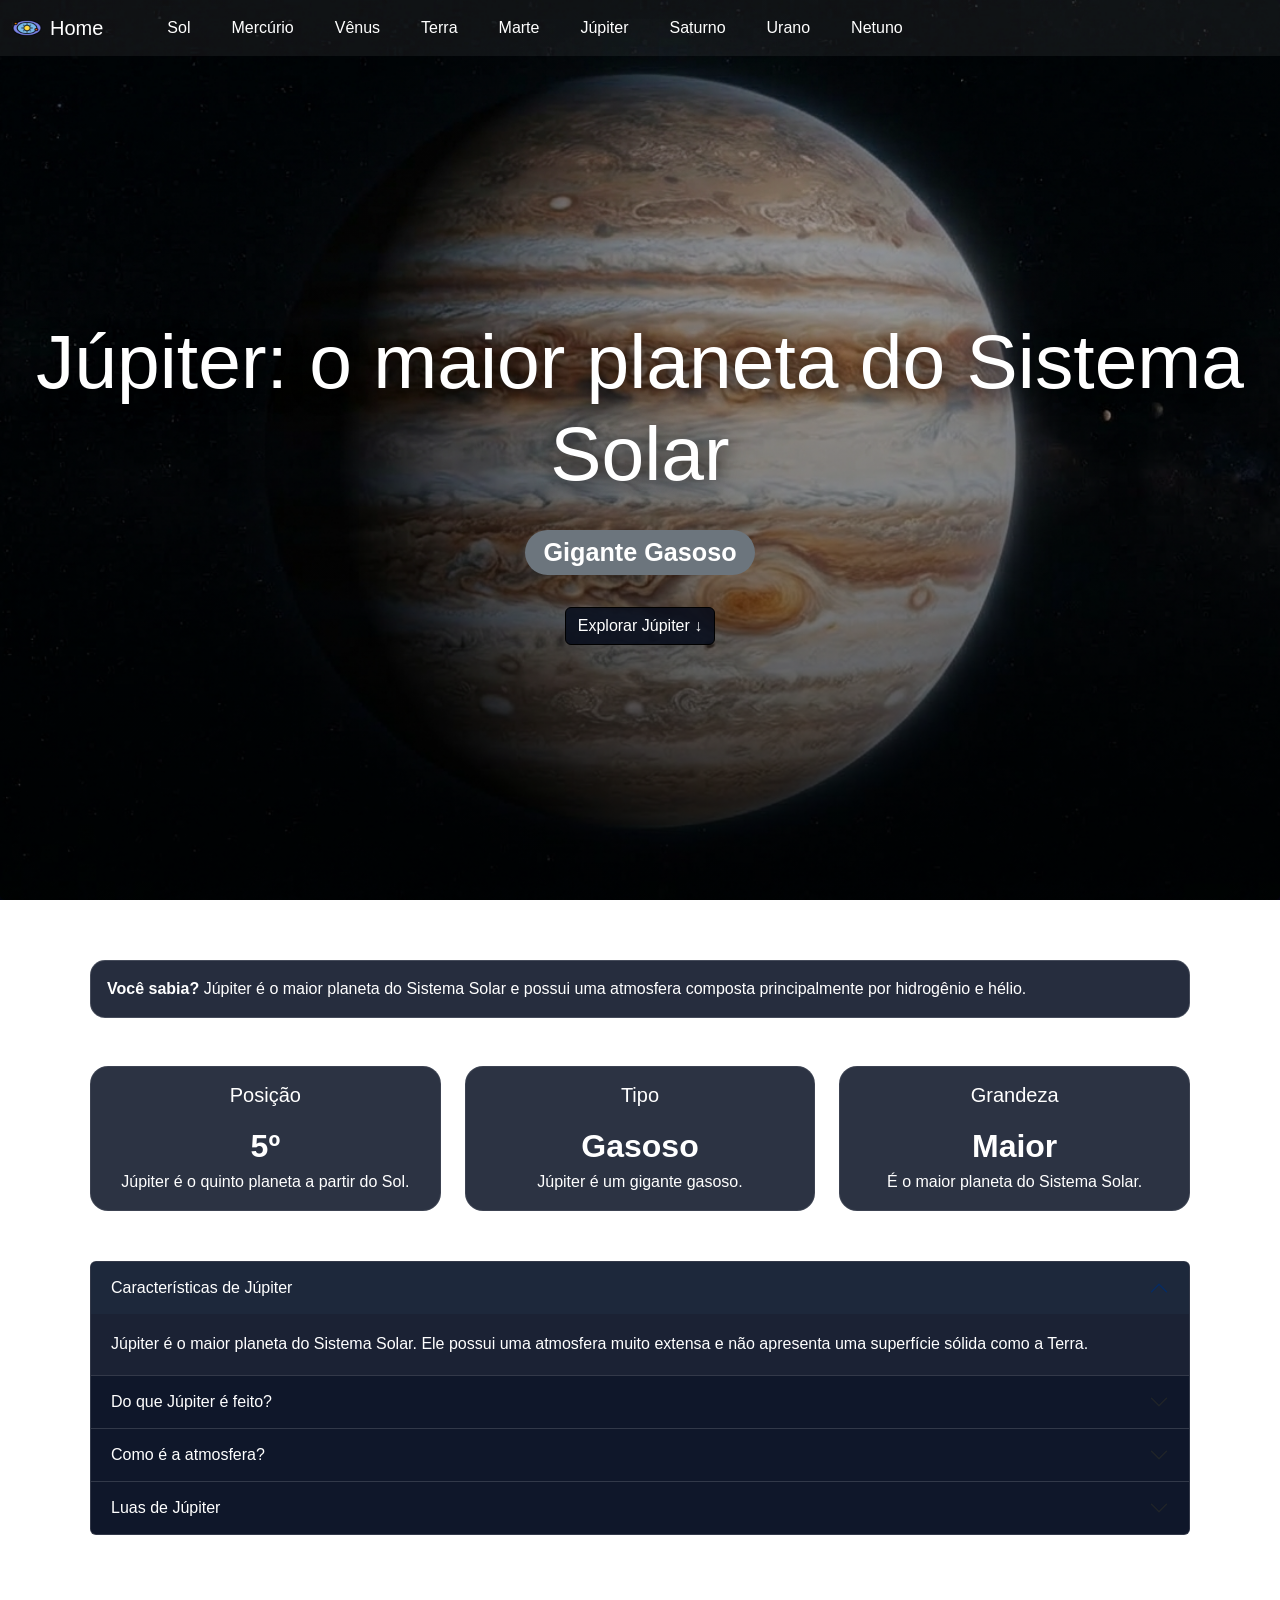
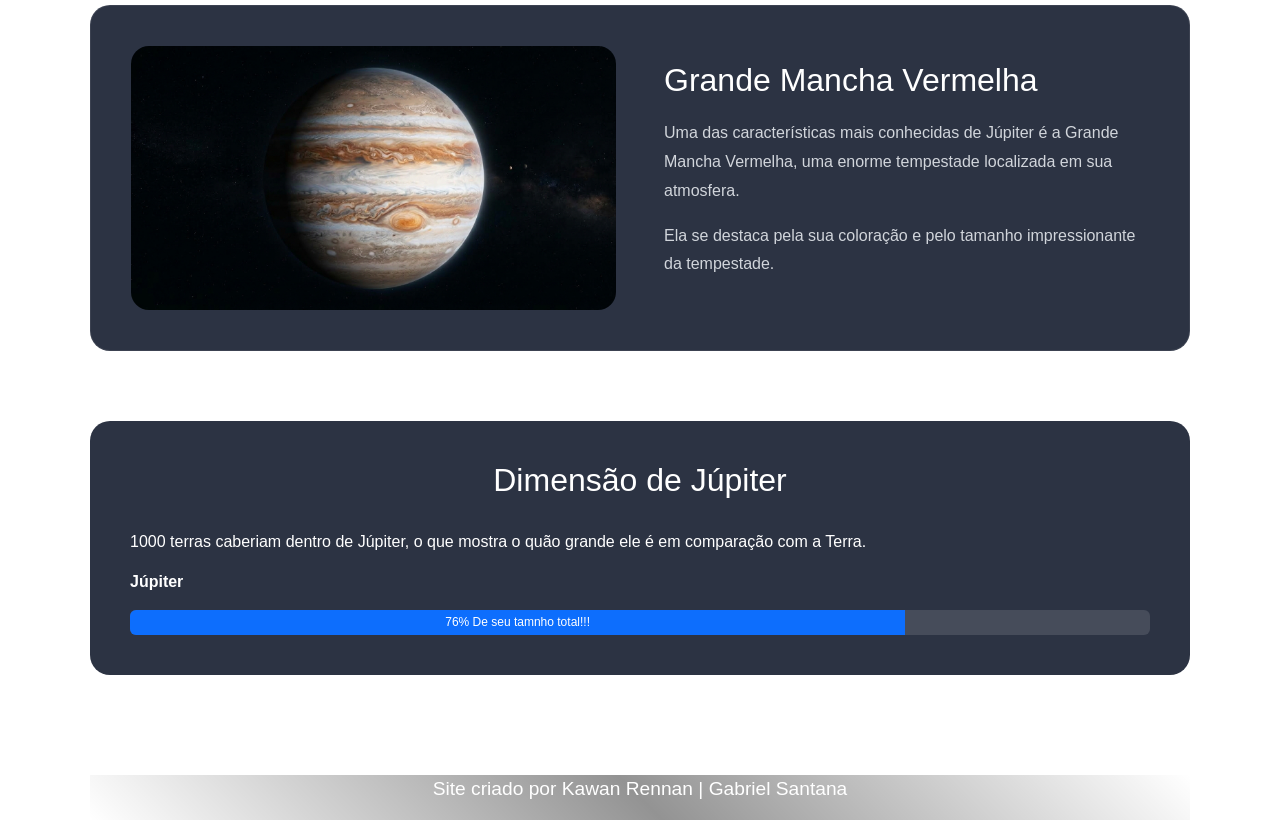
<file: jupiter.html>
<!DOCTYPE html>
<html lang="pt-br">

<head>
    <meta charset="UTF-8">
    <meta name="viewport" content="width=device-width, initial-scale=1.0">

    <title>Júpiter</title>

    <link rel="stylesheet" href="css/bootstrap.min.css">
    <link rel="stylesheet" href="css/index.css">
     <link rel="shortcut icon" href="img/icons8-solar-system-64 (1).png" type="image/x-icon">
</head>

<style>

    html {
        scroll-behavior: smooth;
    }

    body {
        color: white;
        height: 200vh;
    }

    

    .imagem {
        min-height: 100vh;

        display: flex;
        flex-direction: column;
        justify-content: center;
        align-items: center;

        text-align: center;

        padding: 120px 20px 60px;

        background:
            linear-gradient(rgba(0, 0, 0, 0.25), rgba(0, 0, 0, 0.65)),
            url("img/FundoDeCadaPagina/fundojupiter.jpg")
            center center / cover no-repeat fixed;
    }

    .imagem h1 {
        font-size: clamp(2.5rem, 6vw, 5rem);
        margin-bottom: 20px;
        text-shadow: 0 4px 20px rgba(0, 0, 0, 0.8);
    }

    .imagem h3 {
        margin-top: 10px;
    }

    .imagem .badge {
        padding: 10px 18px;
        border-radius: 30px;
    }


    

    .conteudo-jupiter {
        width: 90%;
        max-width: 1100px;
        margin: 60px auto;
    }


    

    .alert-jupiter {
        background-color: rgba(15, 23, 42, 0.9);
        color: white;

        border: 1px solid rgba(255, 255, 255, 0.15);

        border-radius: 15px;
    }


    

    .info-card {
        height: 100%;

        background-color: rgba(15, 23, 42, 0.88);
        color: white;

        border: 1px solid rgba(255, 255, 255, 0.08);

        border-radius: 18px;

        transition: 0.3s ease;
    }

    .info-card:hover {
        transform: translateY(-6px);
    }

    .info-card .card-body {
        text-align: center;
    }

    .info-card h5 {
        margin-bottom: 15px;
    }

    .info-numero {
        font-size: 2rem;
        font-weight: bold;
    }


    

    .accordion {
        margin-top: 50px;
    }

    .accordion-item {
        background-color: rgba(15, 23, 42, 0.95);
        color: white;

        border-color: rgba(255, 255, 255, 0.1);
    }

    .accordion-button {
        background-color: rgba(15, 23, 42, 0.95);
        color: white;
    }

    .accordion-button:not(.collapsed) {
        background-color: rgba(30, 41, 59, 0.95);
        color: white;

        box-shadow: none;
    }

    .accordion-button:focus {
        box-shadow: none;
    }

    .accordion-body {
        line-height: 1.8;
    }


    

    .mancha {
        margin-top: 70px;

        padding: 40px;

        background-color: rgba(15, 23, 42, 0.88);

        border-radius: 20px;

        border: 1px solid rgba(255, 255, 255, 0.08);
    }

    .mancha img {
        width: 100%;
        max-width: 500px;

        border-radius: 18px;

        display: block;
        margin: 0 auto;
    }

    .mancha h2 {
        margin-bottom: 20px;
    }

    .mancha p {
        color: #d1d5db;
        line-height: 1.8;
    }


    

    .comparacao {
        margin-top: 70px;

        padding: 40px;

        background-color: rgba(15, 23, 42, 0.88);

        border-radius: 20px;
    }

    .comparacao h2 {
        margin-bottom: 30px;
        text-align: center;
    }

    .progress {
        height: 25px;

        background-color: rgba(255, 255, 255, 0.12);
    }


    

    .curiosidade {
        margin-top: 70px;

        text-align: center;

        padding: 50px 20px;
    }

    .curiosidade p {
        color: #d1d5db;
        max-width: 700px;
        margin: 20px auto;
        line-height: 1.8;
    }


    

    .toast {
        background-color: rgba(15, 23, 42, 0.95);
        color: white;
    }


    

    @media (max-width: 768px) {

        .imagem {
            background-attachment: scroll;
        }

        .mancha,
        .comparacao {
            padding: 25px;
        }

    }

</style>

<body>

    

    <header>

        <nav class="navbar navbar-expand-lg">

            <div class="container-fluid">

                <a class="navbar-brand d-flex align-items-center" href="index.html">

                    <img
                        src="img/icons8-solar-system-72.png"
                        alt="Logo"
                        width="30"
                        height="24"
                        class="d-inline-block me-2">

                    Home

                </a>


                <button
                    class="navbar-toggler"
                    type="button"
                    data-bs-toggle="collapse"
                    data-bs-target="#navbarNav"
                    aria-controls="navbarNav"
                    aria-expanded="false"
                    aria-label="Abrir menu">

                    <span class="navbar-toggler-icon"></span>

                </button>


                <div class="collapse navbar-collapse" id="navbarNav">

                    <ul class="navbar-nav">

                        <li class="nav-item">
                            <a class="nav-link" href="sol.html">Sol</a>
                        </li>

                        <li class="nav-item">
                            <a class="nav-link" href="mercurio.html">Mercúrio</a>
                        </li>

                        <li class="nav-item">
                            <a class="nav-link" href="venus.html">Vênus</a>
                        </li>

                        <li class="nav-item">
                            <a class="nav-link" href="terra.html">Terra</a>
                        </li>

                        <li class="nav-item">
                            <a class="nav-link" href="marte.html">Marte</a>
                        </li>

                        <li class="nav-item">
                            <a class="nav-link active" href="jupiter.html">Júpiter</a>
                        </li>

                        <li class="nav-item">
                            <a class="nav-link" href="saturno.html">Saturno</a>
                        </li>

                        <li class="nav-item">
                            <a class="nav-link" href="urano.html">Urano</a>
                        </li>

                        <li class="nav-item">
                            <a class="nav-link" href="netuno.html">Netuno</a>
                        </li>

                    </ul>

                </div>

            </div>

        </nav>

    </header>


    

    <section class="imagem">

        <h1>Júpiter: o maior planeta do Sistema Solar</h1>

        <h3>

            <span
                class="badge text-bg-secondary"
                data-bs-toggle="tooltip"
                data-bs-placement="bottom"
                title="Júpiter é classificado como um gigante gasoso.">

                Gigante Gasoso

            </span>

        </h3>

        <a href="#informacoes" class="btn btn-primary mt-4">
            Explorar Júpiter ↓
        </a>

    </section>


    <div class="conteudo-jupiter" id="informacoes">


        

        <div class="alert alert-jupiter" role="alert">

            <strong>Você sabia?</strong>

            Júpiter é o maior planeta do Sistema Solar e possui uma
            atmosfera composta principalmente por hidrogênio e hélio.

        </div>


        

        <div class="row g-4 mt-4">

            <div class="col-md-4">

                <div class="card info-card">

                    <div class="card-body">

                        <h5 class="card-title">
                            Posição
                        </h5>

                        <div class="info-numero">
                            5º
                        </div>

                        <p class="card-text">
                            Júpiter é o quinto planeta a partir do Sol.
                        </p>

                    </div>

                </div>

            </div>


            <div class="col-md-4">

                <div class="card info-card">

                    <div class="card-body">

                        <h5 class="card-title">
                            Tipo
                        </h5>

                        <div class="info-numero">
                            Gasoso
                        </div>

                        <p class="card-text">
                            Júpiter é um gigante gasoso.
                        </p>

                    </div>

                </div>

            </div>


            <div class="col-md-4">

                <div class="card info-card">

                    <div class="card-body">

                        <h5 class="card-title">
                            Grandeza
                        </h5>

                        <div class="info-numero">
                            Maior
                        </div>

                        <p class="card-text">
                            É o maior planeta do Sistema Solar.
                        </p>

                    </div>

                </div>

            </div>

        </div>


        

        <div class="accordion" id="accordionJupiter">


            <div class="accordion-item">

                <h2 class="accordion-header">

                    <button
                        class="accordion-button"
                        type="button"
                        data-bs-toggle="collapse"
                        data-bs-target="#caracteristicas">

                        Características de Júpiter

                    </button>

                </h2>

                <div
                    id="caracteristicas"
                    class="accordion-collapse collapse show"
                    data-bs-parent="#accordionJupiter">

                    <div class="accordion-body">

                        Júpiter é o maior planeta do Sistema Solar.
                        Ele possui uma atmosfera muito extensa e não
                        apresenta uma superfície sólida como a Terra.

                    </div>

                </div>

            </div>


            <div class="accordion-item">

                <h2 class="accordion-header">

                    <button
                        class="accordion-button collapsed"
                        type="button"
                        data-bs-toggle="collapse"
                        data-bs-target="#composicao">

                        Do que Júpiter é feito?

                    </button>

                </h2>

                <div
                    id="composicao"
                    class="accordion-collapse collapse"
                    data-bs-parent="#accordionJupiter">

                    <div class="accordion-body">

                        Júpiter é composto principalmente por hidrogênio
                        e hélio. Em seu interior, a pressão e a temperatura
                        aumentam bastante conforme a profundidade.

                    </div>

                </div>

            </div>


            <div class="accordion-item">

                <h2 class="accordion-header">

                    <button
                        class="accordion-button collapsed"
                        type="button"
                        data-bs-toggle="collapse"
                        data-bs-target="#atmosfera">

                        Como é a atmosfera?

                    </button>

                </h2>

                <div
                    id="atmosfera"
                    class="accordion-collapse collapse"
                    data-bs-parent="#accordionJupiter">

                    <div class="accordion-body">

                        A atmosfera apresenta faixas de nuvens claras e
                        escuras, além de fortes ventos e grandes tempestades.

                    </div>

                </div>

            </div>


            <div class="accordion-item">

                <h2 class="accordion-header">

                    <button
                        class="accordion-button collapsed"
                        type="button"
                        data-bs-toggle="collapse"
                        data-bs-target="#luas">

                        Luas de Júpiter

                    </button>

                </h2>

                <div
                    id="luas"
                    class="accordion-collapse collapse"
                    data-bs-parent="#accordionJupiter">

                    <div class="accordion-body">

                        Júpiter possui muitas luas. Entre as mais conhecidas
                        estão Io, Europa, Ganimedes e Calisto.

                    </div>

                </div>

            </div>


        </div>


        

        <section class="mancha">

            <div class="row align-items-center g-5">

                <div class="col-md-6">

                    <img
                        src="img/FundoDeCadaPagina/fundojupiter.jpg"
                        alt="Júpiter">

                </div>


                <div class="col-md-6">

                    <h2>Grande Mancha Vermelha</h2>

                    <p>
                        Uma das características mais conhecidas de Júpiter
                        é a Grande Mancha Vermelha, uma enorme tempestade
                        localizada em sua atmosfera.
                    </p>

                    <p>
                        Ela se destaca pela sua coloração e pelo tamanho
                        impressionante da tempestade.
                    </p>

                </div>

            </div>

        </section>


        

        <section class="comparacao">

            <h2>Dimensão de Júpiter</h2>

            <p>
                1000 terras caberiam dentro de Júpiter, o que mostra o quão grande ele é em comparação com a Terra. 
            </p>

            <div class="mb-3">
                <strong>Júpiter</strong>
            </div>

            <div class="progress">

                <div
                    class="progress-bar"
                    role="progressbar"
                    style="width: 76%;"
                    aria-valuenow="76"
                    aria-valuemin="0"
                    aria-valuemax="100">

                    76% De seu tamnho total!!!

                </div>

            </div>

        </section>
    

    <footer>

        <p>

            Site criado por

            <a
                href="https://github.com/kawandev22"
                target="_blank">

                Kawan Rennan

            </a>

            |

            <a
                href="https://github.com/bielsanatana-dias"
                target="_blank">

                Gabriel Santana

            </a>

        </p>

    </footer>


    <script src="js/bootstrap.bundle.min.js"></script>


    <!-- TOOLTIP -->
    <script>

        const tooltipTriggerList =
            document.querySelectorAll('[data-bs-toggle="tooltip"]');

        [...tooltipTriggerList].map(
            tooltipTriggerEl =>
                new bootstrap.Tooltip(tooltipTriggerEl)
        );

    </script>


    <!-- TOAST -->
    <script>

        const toastElement =
            document.getElementById('toastJupiter');

        const toast =
            new bootstrap.Toast(toastElement);

        document
            .getElementById('btnCuriosidade')
            .addEventListener('click', function () {

                toast.show();

            });

    </script>

</body>

</html>
</file>
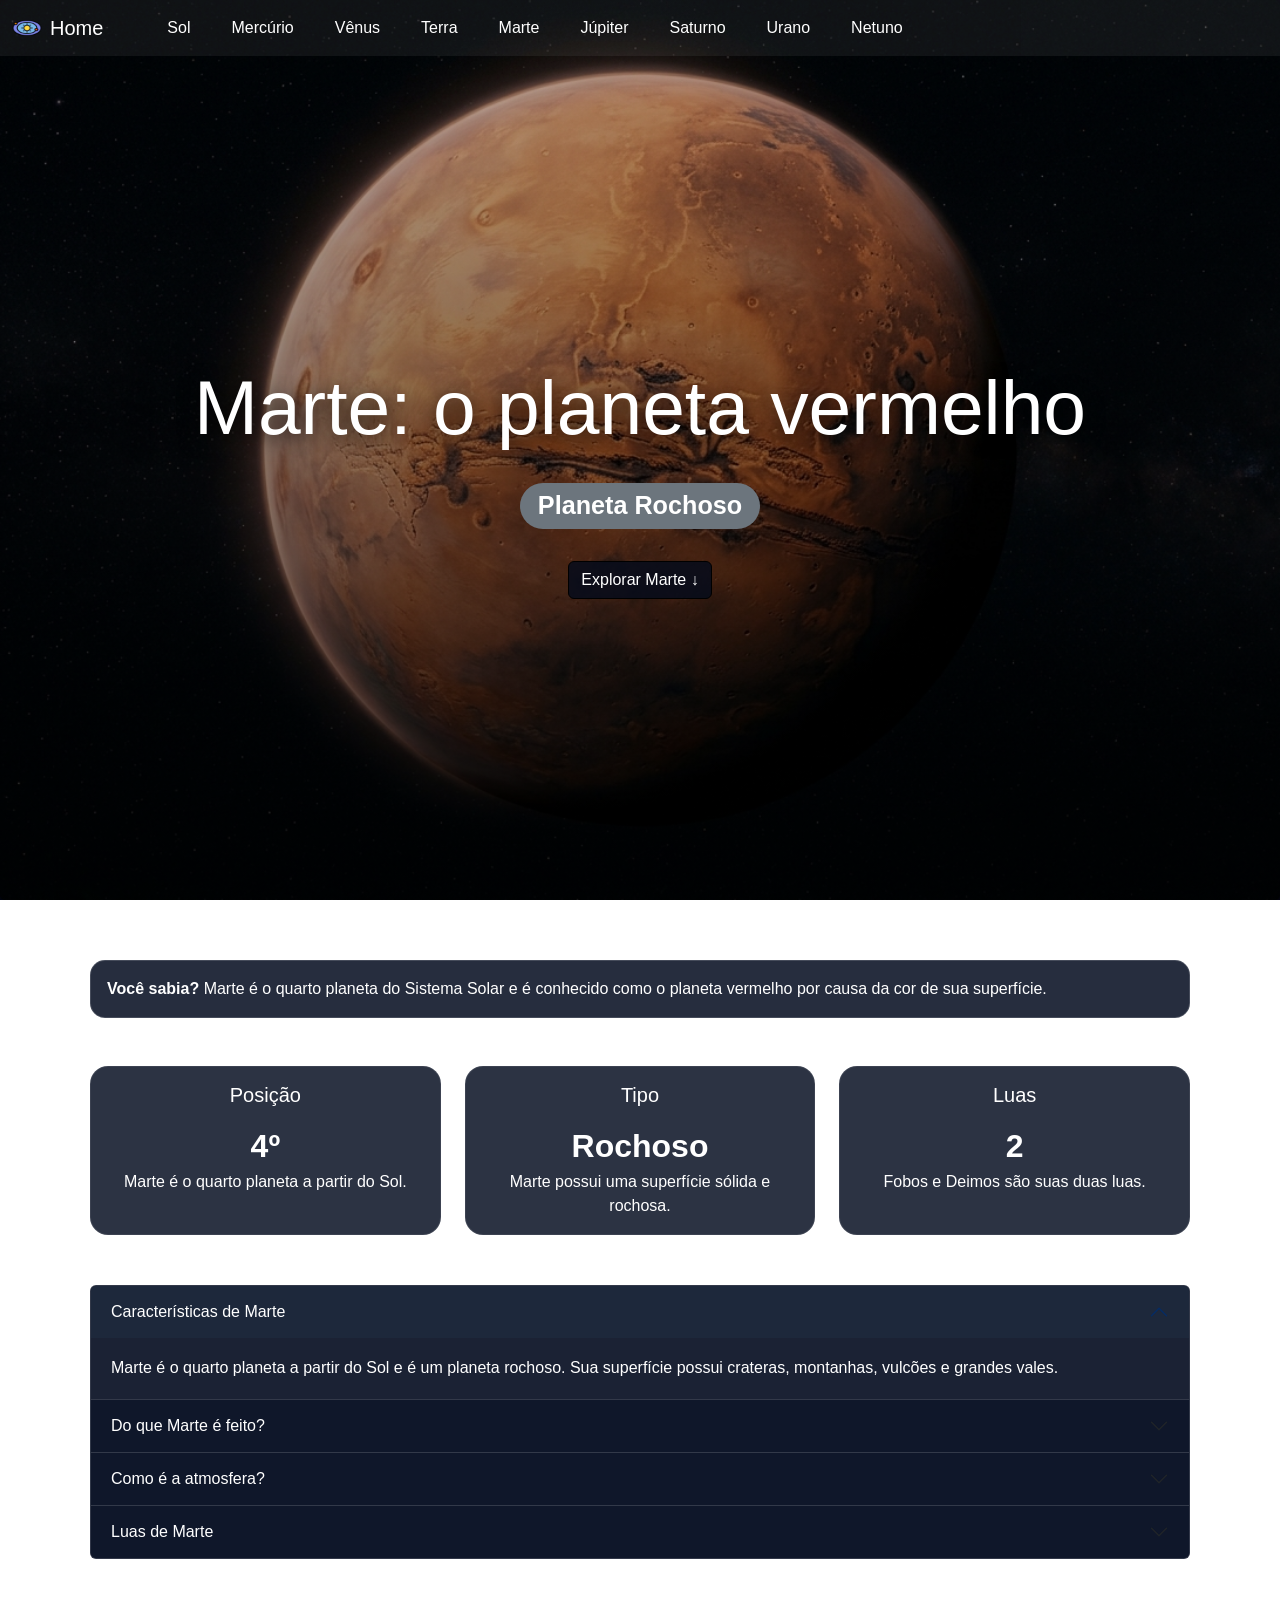
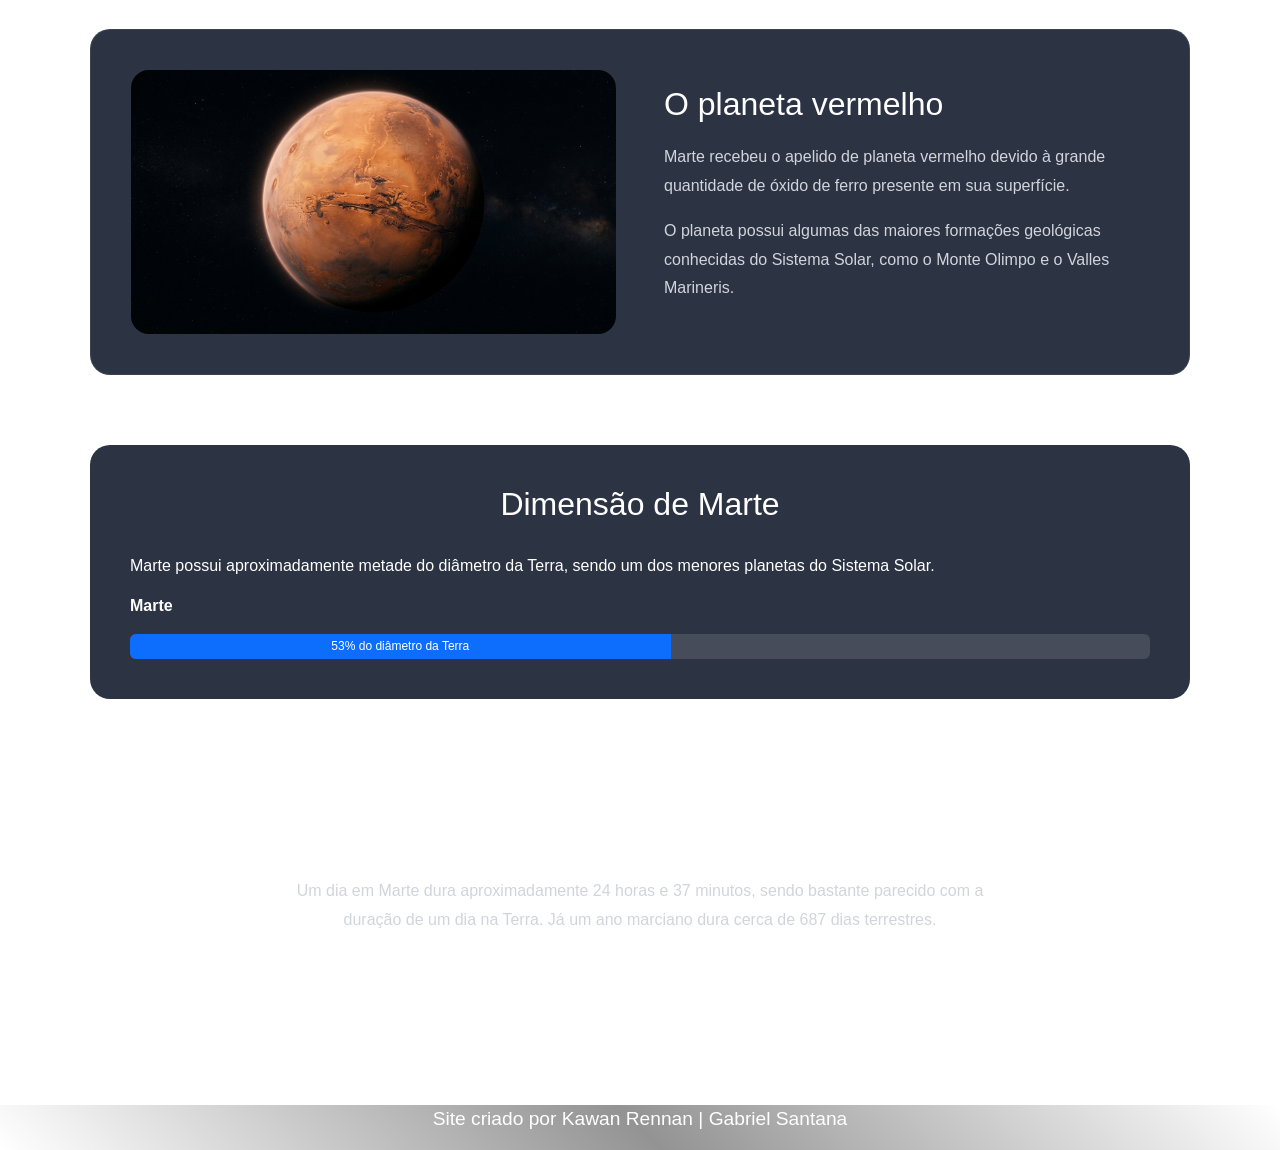
<file: marte.html>
<!DOCTYPE html>
<html lang="pt-br">

<head>
    <meta charset="UTF-8">
    <meta name="viewport" content="width=device-width, initial-scale=1.0">

    <title>Marte</title>

    <link rel="stylesheet" href="css/bootstrap.min.css">
    <link rel="stylesheet" href="css/index.css">
     <link rel="shortcut icon" href="img/icons8-solar-system-64 (1).png" type="image/x-icon">
</head>

<style>

    html {
        scroll-behavior: smooth;
    }

    body {
        color: white;
    }

    

    .imagem {
        min-height: 100vh;

        display: flex;
        flex-direction: column;
        justify-content: center;
        align-items: center;

        text-align: center;

        padding: 120px 20px 60px;

        background:
            linear-gradient(rgba(0, 0, 0, 0.25), rgba(0, 0, 0, 0.65)),
            url("img/FundoDeCadaPagina/fundomarte.jpg")
            center center / cover no-repeat fixed;
    }

    .imagem h1 {
        font-size: clamp(2.5rem, 6vw, 5rem);
        margin-bottom: 20px;
        text-shadow: 0 4px 20px rgba(0, 0, 0, 0.8);
    }

    .imagem h3 {
        margin-top: 10px;
    }

    .imagem .badge {
        padding: 10px 18px;
        border-radius: 30px;
    }


    

    .conteudo-marte {
        width: 90%;
        max-width: 1100px;
        margin: 60px auto;
    }


    

    .alert-marte {
        background-color: rgba(15, 23, 42, 0.9);
        color: white;

        border: 1px solid rgba(255, 255, 255, 0.15);

        border-radius: 15px;
    }


    

    .info-card {
        height: 100%;

        background-color: rgba(15, 23, 42, 0.88);
        color: white;

        border: 1px solid rgba(255, 255, 255, 0.08);

        border-radius: 18px;

        transition: 0.3s ease;
    }

    .info-card:hover {
        transform: translateY(-6px);
    }

    .info-card .card-body {
        text-align: center;
    }

    .info-card h5 {
        margin-bottom: 15px;
    }

    .info-numero {
        font-size: 2rem;
        font-weight: bold;
    }


    

    .accordion {
        margin-top: 50px;
    }

    .accordion-item {
        background-color: rgba(15, 23, 42, 0.95);
        color: white;

        border-color: rgba(255, 255, 255, 0.1);
    }

    .accordion-button {
        background-color: rgba(15, 23, 42, 0.95);
        color: white;
    }

    .accordion-button:not(.collapsed) {
        background-color: rgba(30, 41, 59, 0.95);
        color: white;

        box-shadow: none;
    }

    .accordion-button:focus {
        box-shadow: none;
    }

    .accordion-body {
        line-height: 1.8;
    }


    

    .marte {
        margin-top: 70px;

        padding: 40px;

        background-color: rgba(15, 23, 42, 0.88);

        border-radius: 20px;

        border: 1px solid rgba(255, 255, 255, 0.08);
    }

    .marte img {
        width: 100%;
        max-width: 500px;

        border-radius: 18px;

        display: block;
        margin: 0 auto;
    }

    .marte h2 {
        margin-bottom: 20px;
    }

    .marte p {
        color: #d1d5db;
        line-height: 1.8;
    }


    

    .comparacao {
        margin-top: 70px;

        padding: 40px;

        background-color: rgba(15, 23, 42, 0.88);

        border-radius: 20px;
    }

    .comparacao h2 {
        margin-bottom: 30px;
        text-align: center;
    }

    .progress {
        height: 25px;

        background-color: rgba(255, 255, 255, 0.12);
    }


    

    .curiosidade {
        margin-top: 70px;

        text-align: center;

        padding: 50px 20px;
    }

    .curiosidade p {
        color: #d1d5db;
        max-width: 700px;
        margin: 20px auto;
        line-height: 1.8;
    }


    

    @media (max-width: 768px) {

        .imagem {
            background-attachment: scroll;
        }

        .marte,
        .comparacao {
            padding: 25px;
        }

    }

</style>

<body>

    

    <header>

        <nav class="navbar navbar-expand-lg">

            <div class="container-fluid">

                <a class="navbar-brand d-flex align-items-center" href="index.html">

                    <img
                        src="img/icons8-solar-system-72.png"
                        alt="Logo"
                        width="30"
                        height="24"
                        class="d-inline-block me-2">

                    Home

                </a>


                <button
                    class="navbar-toggler"
                    type="button"
                    data-bs-toggle="collapse"
                    data-bs-target="#navbarNav"
                    aria-controls="navbarNav"
                    aria-expanded="false"
                    aria-label="Abrir menu">

                    <span class="navbar-toggler-icon"></span>

                </button>


                <div class="collapse navbar-collapse" id="navbarNav">

                    <ul class="navbar-nav">

                        <li class="nav-item">
                            <a class="nav-link" href="sol.html">Sol</a>
                        </li>

                        <li class="nav-item">
                            <a class="nav-link" href="mercurio.html">Mercúrio</a>
                        </li>

                        <li class="nav-item">
                            <a class="nav-link" href="venus.html">Vênus</a>
                        </li>

                        <li class="nav-item">
                            <a class="nav-link" href="terra.html">Terra</a>
                        </li>

                        <li class="nav-item">
                            <a class="nav-link active" href="marte.html">Marte</a>
                        </li>

                        <li class="nav-item">
                            <a class="nav-link" href="jupiter.html">Júpiter</a>
                        </li>

                        <li class="nav-item">
                            <a class="nav-link" href="saturno.html">Saturno</a>
                        </li>

                        <li class="nav-item">
                            <a class="nav-link" href="urano.html">Urano</a>
                        </li>

                        <li class="nav-item">
                            <a class="nav-link" href="netuno.html">Netuno</a>
                        </li>

                    </ul>

                </div>

            </div>

        </nav>

    </header>


    

    <section class="imagem">

        <h1>Marte: o planeta vermelho</h1>

        <h3>

            <span
                class="badge text-bg-secondary"
                data-bs-toggle="tooltip"
                data-bs-placement="bottom"
                title="Marte é conhecido como o planeta vermelho por causa da presença de óxido de ferro em sua superfície.">

                Planeta Rochoso

            </span>

        </h3>

        <a href="#informacoes" class="btn btn-primary mt-4">
            Explorar Marte ↓
        </a>

    </section>


    <div class="conteudo-marte" id="informacoes">


        

        <div class="alert alert-marte" role="alert">

            <strong>Você sabia?</strong>

            Marte é o quarto planeta do Sistema Solar e é conhecido
            como o planeta vermelho por causa da cor de sua superfície.

        </div>


        

        <div class="row g-4 mt-4">

            <div class="col-md-4">

                <div class="card info-card">

                    <div class="card-body">

                        <h5 class="card-title">
                            Posição
                        </h5>

                        <div class="info-numero">
                            4º
                        </div>

                        <p class="card-text">
                            Marte é o quarto planeta a partir do Sol.
                        </p>

                    </div>

                </div>

            </div>


            <div class="col-md-4">

                <div class="card info-card">

                    <div class="card-body">

                        <h5 class="card-title">
                            Tipo
                        </h5>

                        <div class="info-numero">
                            Rochoso
                        </div>

                        <p class="card-text">
                            Marte possui uma superfície sólida e rochosa.
                        </p>

                    </div>

                </div>

            </div>


            <div class="col-md-4">

                <div class="card info-card">

                    <div class="card-body">

                        <h5 class="card-title">
                            Luas
                        </h5>

                        <div class="info-numero">
                            2
                        </div>

                        <p class="card-text">
                            Fobos e Deimos são suas duas luas.
                        </p>

                    </div>

                </div>

            </div>

        </div>


        

        <div class="accordion" id="accordionMarte">


            <div class="accordion-item">

                <h2 class="accordion-header">

                    <button
                        class="accordion-button"
                        type="button"
                        data-bs-toggle="collapse"
                        data-bs-target="#caracteristicas">

                        Características de Marte

                    </button>

                </h2>

                <div
                    id="caracteristicas"
                    class="accordion-collapse collapse show"
                    data-bs-parent="#accordionMarte">

                    <div class="accordion-body">

                        Marte é o quarto planeta a partir do Sol e é um
                        planeta rochoso. Sua superfície possui crateras,
                        montanhas, vulcões e grandes vales.

                    </div>

                </div>

            </div>


            <div class="accordion-item">

                <h2 class="accordion-header">

                    <button
                        class="accordion-button collapsed"
                        type="button"
                        data-bs-toggle="collapse"
                        data-bs-target="#composicao">

                        Do que Marte é feito?

                    </button>

                </h2>

                <div
                    id="composicao"
                    class="accordion-collapse collapse"
                    data-bs-parent="#accordionMarte">

                    <div class="accordion-body">

                        Marte possui uma composição principalmente rochosa
                        e metálica. Seu solo contém minerais ricos em ferro,
                        que ajudam a dar ao planeta sua aparência avermelhada.

                    </div>

                </div>

            </div>


            <div class="accordion-item">

                <h2 class="accordion-header">

                    <button
                        class="accordion-button collapsed"
                        type="button"
                        data-bs-toggle="collapse"
                        data-bs-target="#atmosfera">

                        Como é a atmosfera?

                    </button>

                </h2>

                <div
                    id="atmosfera"
                    class="accordion-collapse collapse"
                    data-bs-parent="#accordionMarte">

                    <div class="accordion-body">

                        A atmosfera de Marte é muito fina e composta
                        principalmente por dióxido de carbono.
                        Ela também possui pequenas quantidades de
                        nitrogênio e argônio.

                    </div>

                </div>

            </div>


            <div class="accordion-item">

                <h2 class="accordion-header">

                    <button
                        class="accordion-button collapsed"
                        type="button"
                        data-bs-toggle="collapse"
                        data-bs-target="#luas">

                        Luas de Marte

                    </button>

                </h2>

                <div
                    id="luas"
                    class="accordion-collapse collapse"
                    data-bs-parent="#accordionMarte">

                    <div class="accordion-body">

                        Marte possui duas pequenas luas naturais:
                        Fobos e Deimos. Elas possuem formatos irregulares
                        e são bem menores que a Lua da Terra.

                    </div>

                </div>

            </div>


        </div>


        

        <section class="marte">

            <div class="row align-items-center g-5">

                <div class="col-md-6">

                    <img
                        src="img/FundoDeCadaPagina/fundomarte.jpg"
                        alt="Marte">

                </div>


                <div class="col-md-6">

                    <h2>O planeta vermelho</h2>

                    <p>
                        Marte recebeu o apelido de planeta vermelho
                        devido à grande quantidade de óxido de ferro
                        presente em sua superfície.
                    </p>

                    <p>
                        O planeta possui algumas das maiores formações
                        geológicas conhecidas do Sistema Solar, como o
                        Monte Olimpo e o Valles Marineris.
                    </p>

                </div>

            </div>

        </section>


        

        <section class="comparacao">

            <h2>Dimensão de Marte</h2>

            <p>
                Marte possui aproximadamente metade do diâmetro da Terra,
                sendo um dos menores planetas do Sistema Solar.
            </p>

            <div class="mb-3">
                <strong>Marte</strong>
            </div>

            <div class="progress">

                <div
                    class="progress-bar"
                    role="progressbar"
                    style="width: 53%;"
                    aria-valuenow="53"
                    aria-valuemin="0"
                    aria-valuemax="100">

                    53% do diâmetro da Terra

                </div>

            </div>

        </section>


        

        <section class="curiosidade">

            <h2>Curiosidade sobre Marte</h2>

            <p>
                Um dia em Marte dura aproximadamente 24 horas e 37 minutos,
                sendo bastante parecido com a duração de um dia na Terra.
                Já um ano marciano dura cerca de 687 dias terrestres.
            </p>

        </section>

    </div>


    

    <footer>

        <p>

            Site criado por

            <a
                href="https://github.com/kawandev22"
                target="_blank">

                Kawan Rennan

            </a>

            |

            <a
                href="https://github.com/bielsanatana-dias"
                target="_blank">

                Gabriel Santana

            </a>

        </p>

    </footer>


    <script src="js/bootstrap.bundle.min.js"></script>


    <!-- TOOLTIP -->

    <script>

        const tooltipTriggerList =
            document.querySelectorAll('[data-bs-toggle="tooltip"]');

        [...tooltipTriggerList].map(
            tooltipTriggerEl =>
                new bootstrap.Tooltip(tooltipTriggerEl)
        );

    </script>

</body>

</html>
</file>
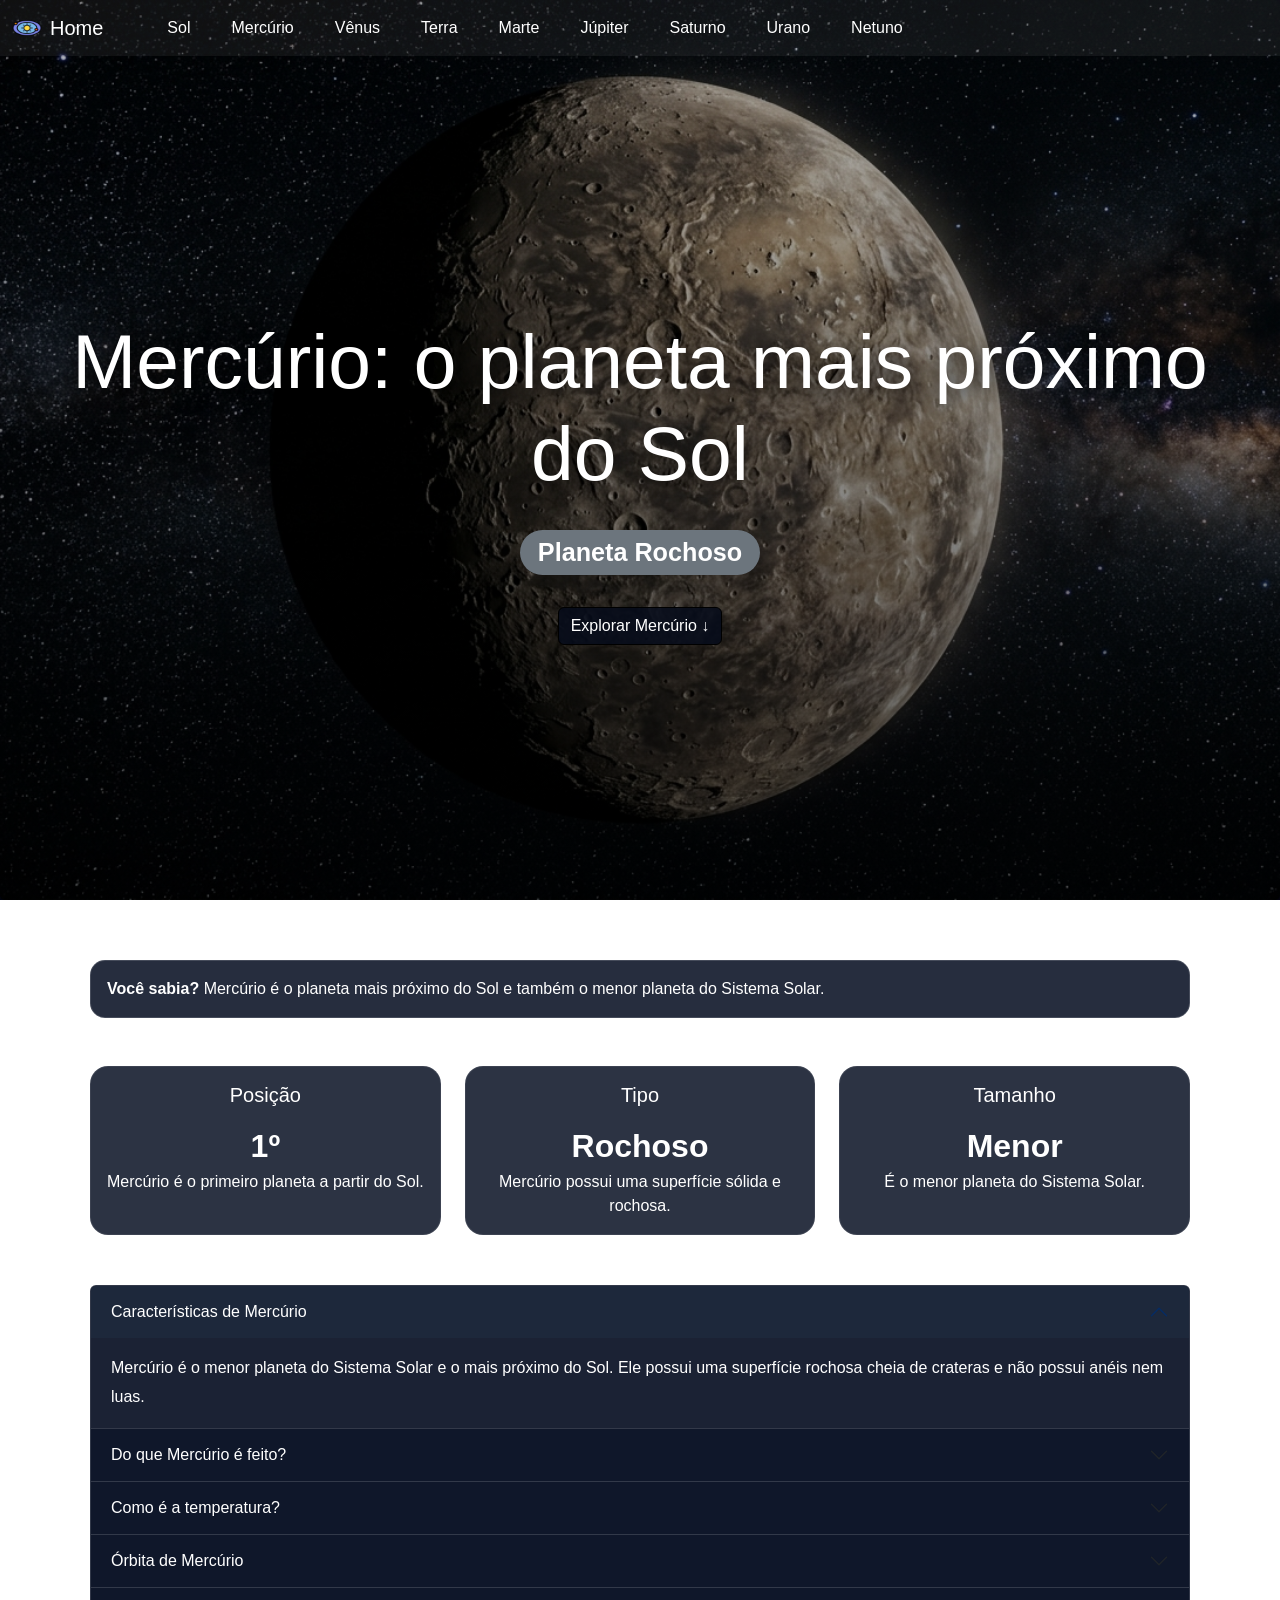
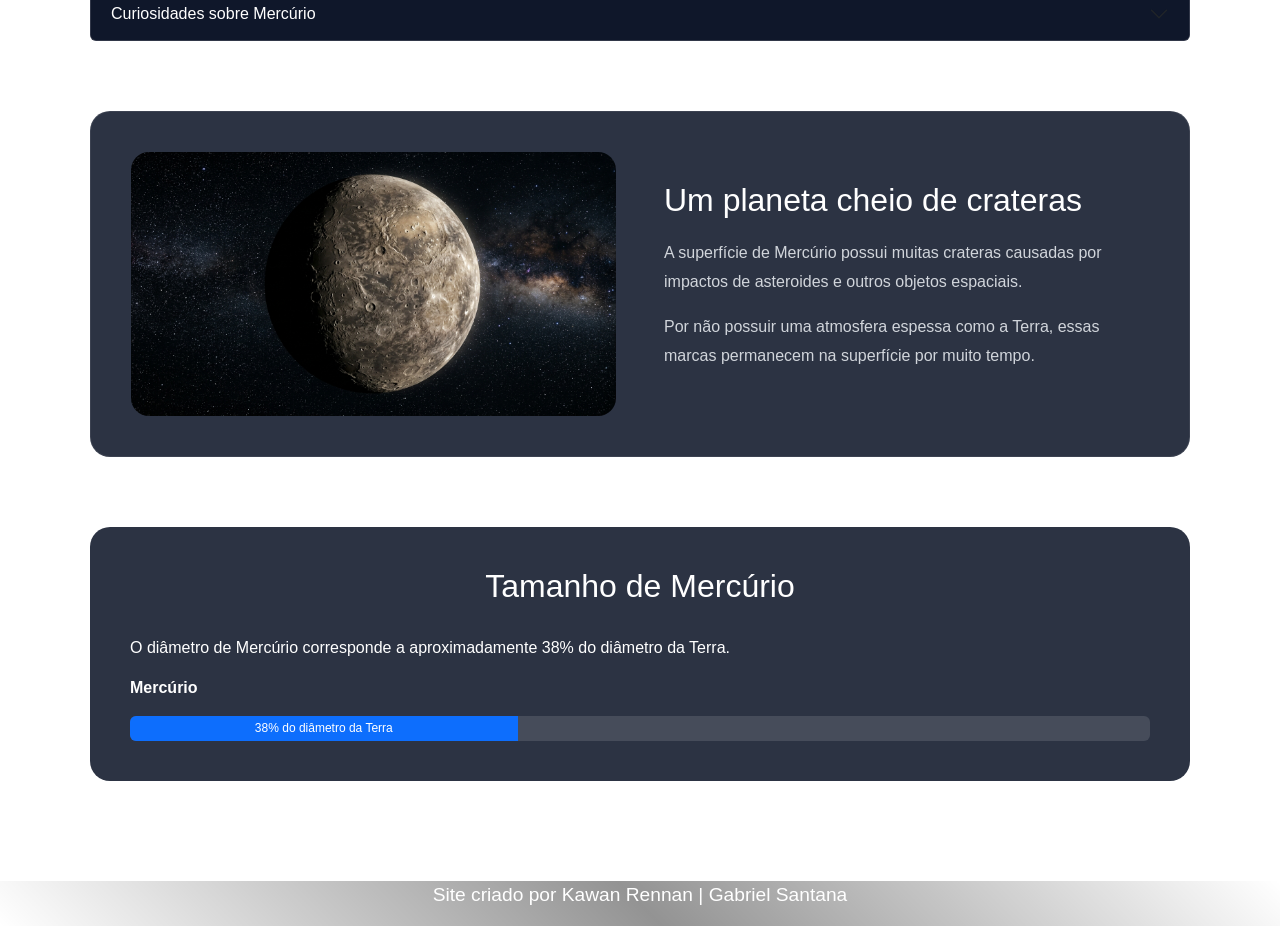
<file: mercurio.html>
<!DOCTYPE html>
<html lang="pt-br">

<head>
    <meta charset="UTF-8">
    <meta name="viewport" content="width=device-width, initial-scale=1.0">

    <title>Mercúrio</title>

    <link rel="stylesheet" href="css/bootstrap.min.css">
    <link rel="stylesheet" href="css/index.css">
     <link rel="shortcut icon" href="img/icons8-solar-system-64 (1).png" type="image/x-icon">
</head>

<style>

    html {
        scroll-behavior: smooth;
    }

    body {
        color: white;
    }


   

    .imagem {
        min-height: 100vh;

        display: flex;
        flex-direction: column;
        justify-content: center;
        align-items: center;

        text-align: center;

        padding: 120px 20px 60px;

        background:
            linear-gradient(rgba(0, 0, 0, 0.25), rgba(0, 0, 0, 0.65)),
            url("img/FundoDeCadaPagina/fundomercurio.jpg")
            center center / cover no-repeat fixed;
    }

    .imagem h1 {
        font-size: clamp(2.5rem, 6vw, 5rem);
        margin-bottom: 20px;
        text-shadow: 0 4px 20px rgba(0, 0, 0, 0.8);
    }

    .imagem h3 {
        margin-top: 10px;
    }

    .imagem .badge {
        padding: 10px 18px;
        border-radius: 30px;
    }



    .conteudo-mercurio {
        width: 90%;
        max-width: 1100px;
        margin: 60px auto;
    }




    .alert-mercurio {
        background-color: rgba(15, 23, 42, 0.9);
        color: white;

        border: 1px solid rgba(255, 255, 255, 0.15);

        border-radius: 15px;
    }


    

    .info-card {
        height: 100%;

        background-color: rgba(15, 23, 42, 0.88);
        color: white;

        border: 1px solid rgba(255, 255, 255, 0.08);

        border-radius: 18px;

        transition: 0.3s ease;
    }

    .info-card:hover {
        transform: translateY(-6px);
    }

    .info-card .card-body {
        text-align: center;
    }

    .info-card h5 {
        margin-bottom: 15px;
    }

    .info-numero {
        font-size: 2rem;
        font-weight: bold;
    }


   

    .accordion {
        margin-top: 50px;
    }

    .accordion-item {
        background-color: rgba(15, 23, 42, 0.95);
        color: white;

        border-color: rgba(255, 255, 255, 0.1);
    }

    .accordion-button {
        background-color: rgba(15, 23, 42, 0.95);
        color: white;
    }

    .accordion-button:not(.collapsed) {
        background-color: rgba(30, 41, 59, 0.95);
        color: white;

        box-shadow: none;
    }

    .accordion-button:focus {
        box-shadow: none;
    }

    .accordion-body {
        line-height: 1.8;
    }


    

    .mercurio {
        margin-top: 70px;

        padding: 40px;

        background-color: rgba(15, 23, 42, 0.88);

        border-radius: 20px;

        border: 1px solid rgba(255, 255, 255, 0.08);
    }

    .mercurio img {
        width: 100%;
        max-width: 500px;

        border-radius: 18px;

        display: block;
        margin: 0 auto;
    }

    .mercurio h2 {
        margin-bottom: 20px;
    }

    .mercurio p {
        color: #d1d5db;
        line-height: 1.8;
    }


    

    .comparacao {
        margin-top: 70px;

        padding: 40px;

        background-color: rgba(15, 23, 42, 0.88);

        border-radius: 20px;
    }

    .comparacao h2 {
        margin-bottom: 30px;
        text-align: center;
    }

    .progress {
        height: 25px;

        background-color: rgba(255, 255, 255, 0.12);
    }


    

    .curiosidade {
        margin-top: 70px;

        text-align: center;

        padding: 50px 20px;
    }

    .curiosidade p {
        color: #d1d5db;
        max-width: 700px;
        margin: 20px auto;
        line-height: 1.8;
    }


    

    @media (max-width: 768px) {

        .imagem {
            background-attachment: scroll;
        }

        .mercurio,
        .comparacao {
            padding: 25px;
        }

    }

</style>


<body>


    

    <header>

        <nav class="navbar navbar-expand-lg">

            <div class="container-fluid">

                <a class="navbar-brand d-flex align-items-center" href="index.html">

                    <img
                        src="img/icons8-solar-system-72.png"
                        alt="Logo"
                        width="30"
                        height="24"
                        class="d-inline-block me-2">

                    Home

                </a>


                <button
                    class="navbar-toggler"
                    type="button"
                    data-bs-toggle="collapse"
                    data-bs-target="#navbarNav"
                    aria-controls="navbarNav"
                    aria-expanded="false"
                    aria-label="Abrir menu">

                    <span class="navbar-toggler-icon"></span>

                </button>


                <div class="collapse navbar-collapse" id="navbarNav">

                    <ul class="navbar-nav">

                        <li class="nav-item">
                            <a class="nav-link" href="sol.html">
                                Sol
                            </a>
                        </li>

                        <li class="nav-item">
                            <a class="nav-link active" href="mercurio.html">
                                Mercúrio
                            </a>
                        </li>

                        <li class="nav-item">
                            <a class="nav-link" href="venus.html">
                                Vênus
                            </a>
                        </li>

                        <li class="nav-item">
                            <a class="nav-link" href="terra.html">
                                Terra
                            </a>
                        </li>

                        <li class="nav-item">
                            <a class="nav-link" href="marte.html">
                                Marte
                            </a>
                        </li>

                        <li class="nav-item">
                            <a class="nav-link" href="jupiter.html">
                                Júpiter
                            </a>
                        </li>

                        <li class="nav-item">
                            <a class="nav-link" href="saturno.html">
                                Saturno
                            </a>
                        </li>

                        <li class="nav-item">
                            <a class="nav-link" href="urano.html">
                                Urano
                            </a>
                        </li>

                        <li class="nav-item">
                            <a class="nav-link" href="netuno.html">
                                Netuno
                            </a>
                        </li>

                    </ul>

                </div>

            </div>

        </nav>

    </header>



    

    <section class="imagem">

        <h1>
            Mercúrio: o planeta mais próximo do Sol
        </h1>

        <h3>

            <span
                class="badge text-bg-secondary"
                data-bs-toggle="tooltip"
                data-bs-placement="bottom"
                title="Mercúrio é classificado como um planeta rochoso.">

                Planeta Rochoso

            </span>

        </h3>


        <a href="#informacoes" class="btn btn-primary mt-4">

            Explorar Mercúrio ↓

        </a>

    </section>



    <div class="conteudo-mercurio" id="informacoes">


        

        <div class="alert alert-mercurio" role="alert">

            <strong>Você sabia?</strong>

            Mercúrio é o planeta mais próximo do Sol e também o menor
            planeta do Sistema Solar.

        </div>



        

        <div class="row g-4 mt-4">


            <div class="col-md-4">

                <div class="card info-card">

                    <div class="card-body">

                        <h5 class="card-title">
                            Posição
                        </h5>

                        <div class="info-numero">
                            1º
                        </div>

                        <p class="card-text">
                            Mercúrio é o primeiro planeta a partir do Sol.
                        </p>

                    </div>

                </div>

            </div>



            <div class="col-md-4">

                <div class="card info-card">

                    <div class="card-body">

                        <h5 class="card-title">
                            Tipo
                        </h5>

                        <div class="info-numero">
                            Rochoso
                        </div>

                        <p class="card-text">
                            Mercúrio possui uma superfície sólida e rochosa.
                        </p>

                    </div>

                </div>

            </div>



            <div class="col-md-4">

                <div class="card info-card">

                    <div class="card-body">

                        <h5 class="card-title">
                            Tamanho
                        </h5>

                        <div class="info-numero">
                            Menor
                        </div>

                        <p class="card-text">
                            É o menor planeta do Sistema Solar.
                        </p>

                    </div>

                </div>

            </div>

        </div>



        

        <div class="accordion" id="accordionMercurio">


            <div class="accordion-item">

                <h2 class="accordion-header">

                    <button
                        class="accordion-button"
                        type="button"
                        data-bs-toggle="collapse"
                        data-bs-target="#caracteristicas">

                        Características de Mercúrio

                    </button>

                </h2>

                <div
                    id="caracteristicas"
                    class="accordion-collapse collapse show"
                    data-bs-parent="#accordionMercurio">

                    <div class="accordion-body">

                        Mercúrio é o menor planeta do Sistema Solar e o
                        mais próximo do Sol. Ele possui uma superfície
                        rochosa cheia de crateras e não possui anéis nem luas.

                    </div>

                </div>

            </div>



            <div class="accordion-item">

                <h2 class="accordion-header">

                    <button
                        class="accordion-button collapsed"
                        type="button"
                        data-bs-toggle="collapse"
                        data-bs-target="#composicao">

                        Do que Mercúrio é feito?

                    </button>

                </h2>

                <div
                    id="composicao"
                    class="accordion-collapse collapse"
                    data-bs-parent="#accordionMercurio">

                    <div class="accordion-body">

                        Mercúrio é um planeta rochoso formado por minerais
                        e metais. Seu núcleo metálico é muito grande em
                        comparação com o tamanho total do planeta.

                    </div>

                </div>

            </div>



            <div class="accordion-item">

                <h2 class="accordion-header">

                    <button
                        class="accordion-button collapsed"
                        type="button"
                        data-bs-toggle="collapse"
                        data-bs-target="#temperatura">

                        Como é a temperatura?

                    </button>

                </h2>

                <div
                    id="temperatura"
                    class="accordion-collapse collapse"
                    data-bs-parent="#accordionMercurio">

                    <div class="accordion-body">

                        Mercúrio possui temperaturas muito extremas.
                        Durante o dia, sua superfície pode chegar a
                        aproximadamente 430 °C. Durante a noite, a
                        temperatura pode cair para cerca de -180 °C.

                    </div>

                </div>

            </div>



            <div class="accordion-item">

                <h2 class="accordion-header">

                    <button
                        class="accordion-button collapsed"
                        type="button"
                        data-bs-toggle="collapse"
                        data-bs-target="#orbita">

                        Órbita de Mercúrio

                    </button>

                </h2>

                <div
                    id="orbita"
                    class="accordion-collapse collapse"
                    data-bs-parent="#accordionMercurio">

                    <div class="accordion-body">

                        Mercúrio leva aproximadamente 88 dias terrestres
                        para completar uma volta ao redor do Sol. Por isso,
                        seu ano é muito mais curto que o da Terra.

                    </div>

                </div>

            </div>



            <div class="accordion-item">

                <h2 class="accordion-header">

                    <button
                        class="accordion-button collapsed"
                        type="button"
                        data-bs-toggle="collapse"
                        data-bs-target="#curiosidades">

                        Curiosidades sobre Mercúrio

                    </button>

                </h2>

                <div
                    id="curiosidades"
                    class="accordion-collapse collapse"
                    data-bs-parent="#accordionMercurio">

                    <div class="accordion-body">

                        Mercúrio é o planeta que se move mais rapidamente
                        ao redor do Sol. Ele viaja a uma velocidade média
                        de aproximadamente 47 km/s.

                    </div>

                </div>

            </div>


        </div>



        

        <section class="mercurio">

            <div class="row align-items-center g-5">


                <div class="col-md-6">

                    <img
                        src="img/FundoDeCadaPagina/fundomercurio.jpg"
                        alt="Mercúrio">

                </div>


                <div class="col-md-6">

                    <h2>
                        Um planeta cheio de crateras
                    </h2>

                    <p>

                        A superfície de Mercúrio possui muitas crateras
                        causadas por impactos de asteroides e outros
                        objetos espaciais.

                    </p>

                    <p>

                        Por não possuir uma atmosfera espessa como a Terra,
                        essas marcas permanecem na superfície por muito
                        tempo.

                    </p>

                </div>

            </div>

        </section>



        

        <section class="comparacao">

            <h2>
                Tamanho de Mercúrio
            </h2>

            <p>

                O diâmetro de Mercúrio corresponde a aproximadamente
                38% do diâmetro da Terra.

            </p>


            <div class="mb-3">

                <strong>
                    Mercúrio
                </strong>

            </div>


            <div class="progress">

                <div
                    class="progress-bar"
                    role="progressbar"
                    style="width: 38%;"
                    aria-valuenow="38"
                    aria-valuemin="0"
                    aria-valuemax="100">

                    38% do diâmetro da Terra

                </div>

            </div>

        </section>


    </div>



    

    <footer>

        <p>

            Site criado por

            <a
                href="https://github.com/kawandev22"
                target="_blank">

                Kawan Rennan

            </a>

            |

            <a
                href="https://github.com/bielsanatana-dias"
                target="_blank">

                Gabriel Santana

            </a>

        </p>

    </footer>



    <script src="js/bootstrap.bundle.min.js"></script>



    <!-- TOOLTIP -->

    <script>

        const tooltipTriggerList =
            document.querySelectorAll('[data-bs-toggle="tooltip"]');

        [...tooltipTriggerList].map(
            tooltipTriggerEl =>
                new bootstrap.Tooltip(tooltipTriggerEl)
        );

    </script>


</body>

</html>
</file>
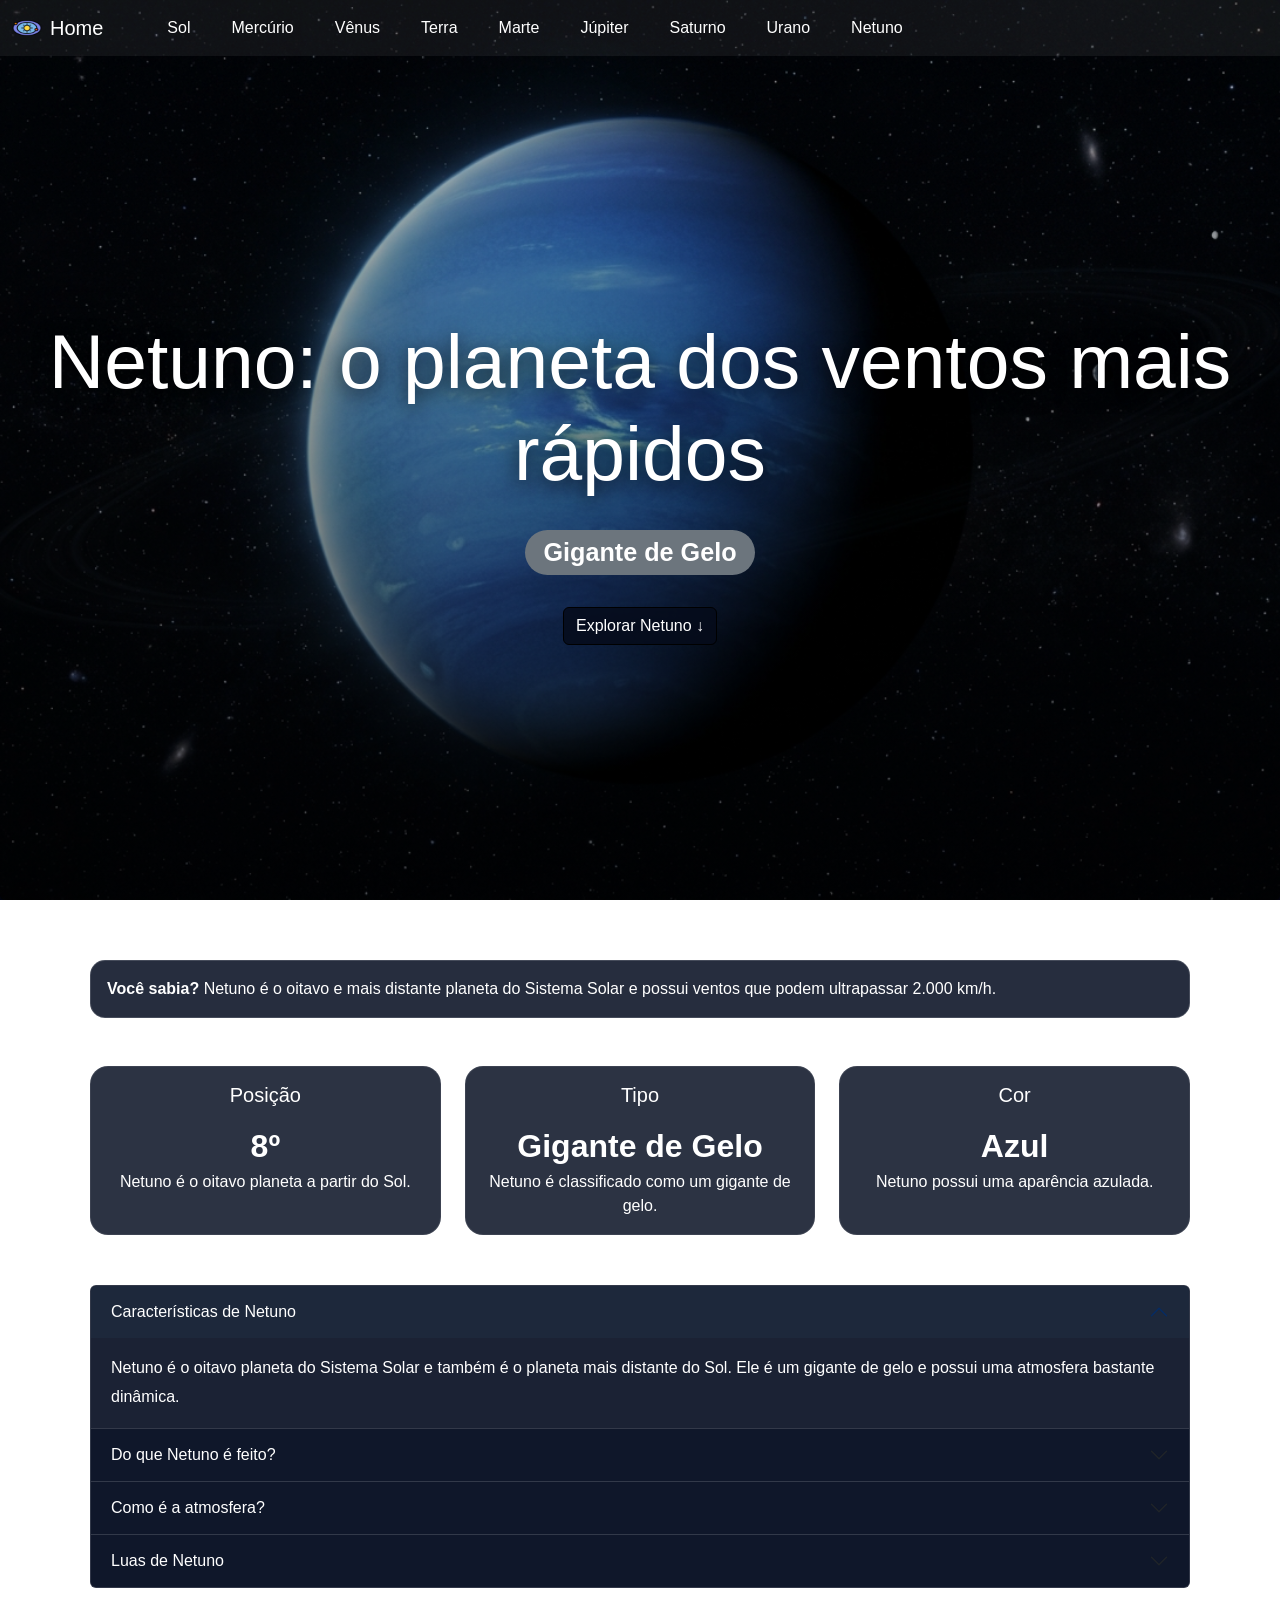
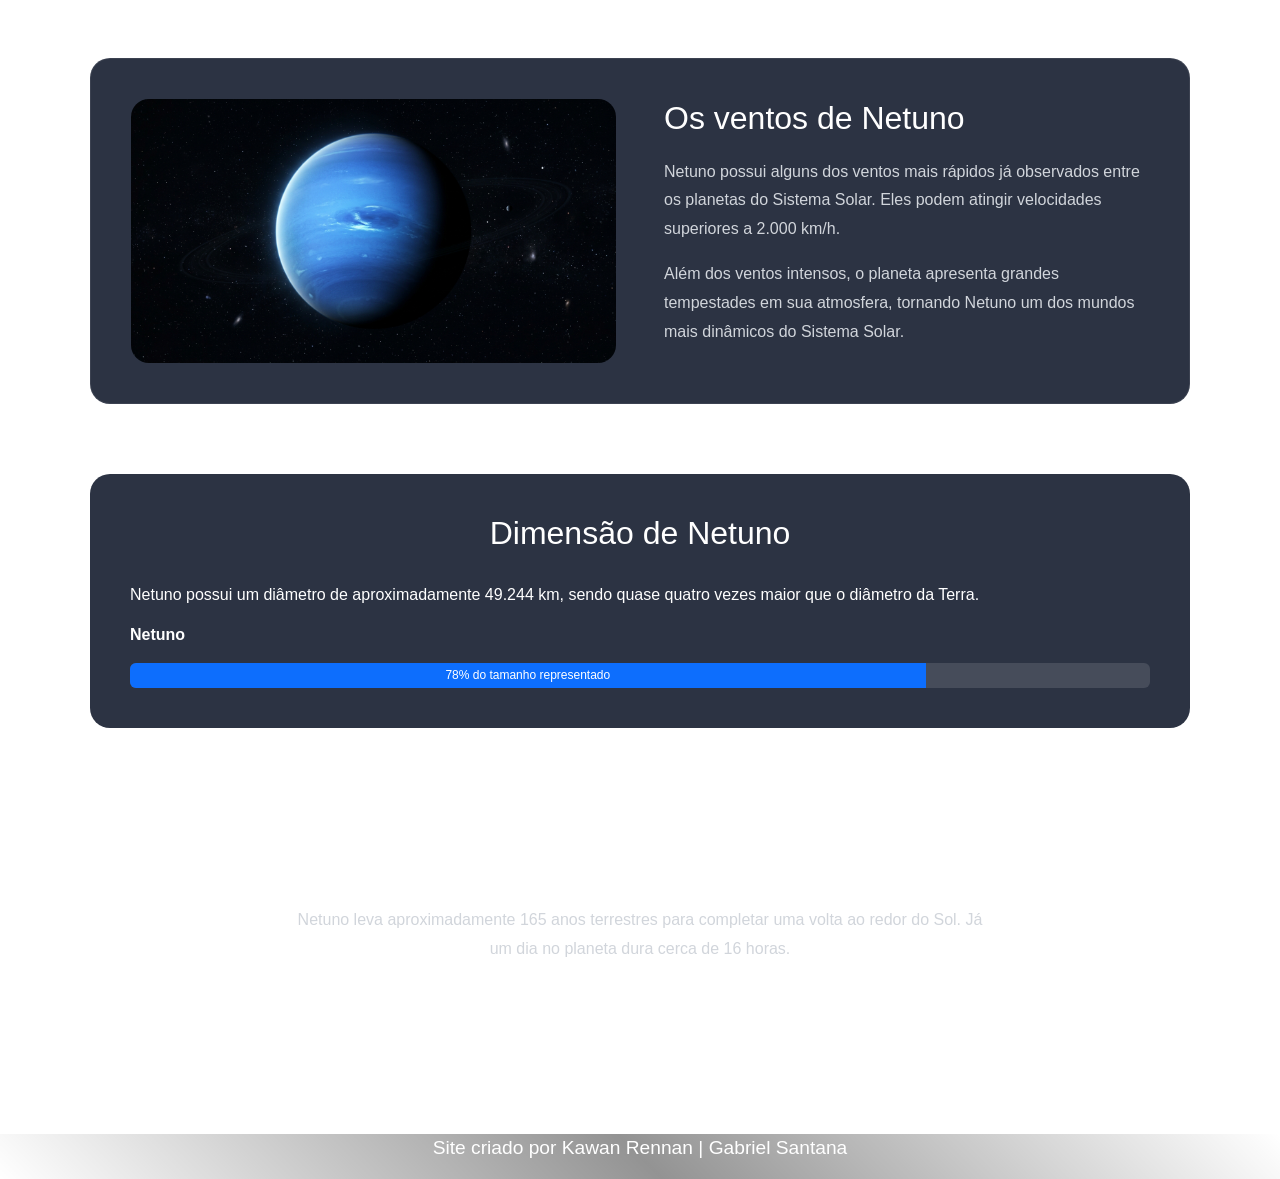
<file: netuno.html>
<!DOCTYPE html>
<html lang="pt-br">

<head>
    <meta charset="UTF-8">
    <meta name="viewport" content="width=device-width, initial-scale=1.0">

    <title>Netuno</title>

    <link rel="stylesheet" href="css/bootstrap.min.css">
    <link rel="stylesheet" href="css/index.css">
     <link rel="shortcut icon" href="img/icons8-solar-system-64 (1).png" type="image/x-icon">
</head>

<style>

    html {
        scroll-behavior: smooth;
    }

    body {
        color: white;
    }

    

    .imagem {
        min-height: 100vh;

        display: flex;
        flex-direction: column;
        justify-content: center;
        align-items: center;

        text-align: center;

        padding: 120px 20px 60px;

        background:
            linear-gradient(rgba(0, 0, 0, 0.25), rgba(0, 0, 0, 0.65)),
            url("img/FundoDeCadaPagina/fundonetuno.jpg")
            center center / cover no-repeat fixed;
    }

    .imagem h1 {
        font-size: clamp(2.5rem, 6vw, 5rem);
        margin-bottom: 20px;
        text-shadow: 0 4px 20px rgba(0, 0, 0, 0.8);
    }

    .imagem h3 {
        margin-top: 10px;
    }

    .imagem .badge {
        padding: 10px 18px;
        border-radius: 30px;
    }


    

    .conteudo-netuno {
        width: 90%;
        max-width: 1100px;
        margin: 60px auto;
    }


    

    .alert-netuno {
        background-color: rgba(15, 23, 42, 0.9);
        color: white;

        border: 1px solid rgba(255, 255, 255, 0.15);

        border-radius: 15px;
    }


    

    .info-card {
        height: 100%;

        background-color: rgba(15, 23, 42, 0.88);
        color: white;

        border: 1px solid rgba(255, 255, 255, 0.08);

        border-radius: 18px;

        transition: 0.3s ease;
    }

    .info-card:hover {
        transform: translateY(-6px);
    }

    .info-card .card-body {
        text-align: center;
    }

    .info-card h5 {
        margin-bottom: 15px;
    }

    .info-numero {
        font-size: 2rem;
        font-weight: bold;
    }


    

    .accordion {
        margin-top: 50px;
    }

    .accordion-item {
        background-color: rgba(15, 23, 42, 0.95);
        color: white;

        border-color: rgba(255, 255, 255, 0.1);
    }

    .accordion-button {
        background-color: rgba(15, 23, 42, 0.95);
        color: white;
    }

    .accordion-button:not(.collapsed) {
        background-color: rgba(30, 41, 59, 0.95);
        color: white;

        box-shadow: none;
    }

    .accordion-button:focus {
        box-shadow: none;
    }

    .accordion-body {
        line-height: 1.8;
    }


    

    .netuno {
        margin-top: 70px;

        padding: 40px;

        background-color: rgba(15, 23, 42, 0.88);

        border-radius: 20px;

        border: 1px solid rgba(255, 255, 255, 0.08);
    }

    .netuno img {
        width: 100%;
        max-width: 500px;

        border-radius: 18px;

        display: block;
        margin: 0 auto;
    }

    .netuno h2 {
        margin-bottom: 20px;
    }

    .netuno p {
        color: #d1d5db;
        line-height: 1.8;
    }


    

    .comparacao {
        margin-top: 70px;

        padding: 40px;

        background-color: rgba(15, 23, 42, 0.88);

        border-radius: 20px;
    }

    .comparacao h2 {
        margin-bottom: 30px;
        text-align: center;
    }

    .progress {
        height: 25px;

        background-color: rgba(255, 255, 255, 0.12);
    }


    

    .curiosidade {
        margin-top: 70px;

        text-align: center;

        padding: 50px 20px;
    }

    .curiosidade p {
        color: #d1d5db;
        max-width: 700px;
        margin: 20px auto;
        line-height: 1.8;
    }


    

    @media (max-width: 768px) {

        .imagem {
            background-attachment: scroll;
        }

        .netuno,
        .comparacao {
            padding: 25px;
        }

    }

</style>

<body>

    

    <header>

        <nav class="navbar navbar-expand-lg">

            <div class="container-fluid">

                <a class="navbar-brand d-flex align-items-center" href="index.html">

                    <img
                        src="img/icons8-solar-system-72.png"
                        alt="Logo"
                        width="30"
                        height="24"
                        class="d-inline-block me-2">

                    Home

                </a>


                <button
                    class="navbar-toggler"
                    type="button"
                    data-bs-toggle="collapse"
                    data-bs-target="#navbarNav"
                    aria-controls="navbarNav"
                    aria-expanded="false"
                    aria-label="Abrir menu">

                    <span class="navbar-toggler-icon"></span>

                </button>


                <div class="collapse navbar-collapse" id="navbarNav">

                    <ul class="navbar-nav">

                        <li class="nav-item">
                            <a class="nav-link" href="sol.html">Sol</a>
                        </li>

                        <li class="nav-item">
                            <a class="nav-link" href="mercurio.html">Mercúrio</a>
                        </li>

                        <li class="nav-item">
                            <a class="nav-link" href="venus.html">Vênus</a>
                        </li>

                        <li class="nav-item">
                            <a class="nav-link" href="terra.html">Terra</a>
                        </li>

                        <li class="nav-item">
                            <a class="nav-link" href="marte.html">Marte</a>
                        </li>

                        <li class="nav-item">
                            <a class="nav-link" href="jupiter.html">Júpiter</a>
                        </li>

                        <li class="nav-item">
                            <a class="nav-link" href="saturno.html">Saturno</a>
                        </li>

                        <li class="nav-item">
                            <a class="nav-link" href="urano.html">Urano</a>
                        </li>

                        <li class="nav-item">
                            <a class="nav-link active" href="netuno.html">Netuno</a>
                        </li>

                    </ul>

                </div>

            </div>

        </nav>

    </header>


    

    <section class="imagem">

        <h1>Netuno: o planeta dos ventos mais rápidos</h1>

        <h3>

            <span
                class="badge text-bg-secondary"
                data-bs-toggle="tooltip"
                data-bs-placement="bottom"
                title="Netuno é classificado como um gigante de gelo.">

                Gigante de Gelo

            </span>

        </h3>

        <a href="#informacoes" class="btn btn-primary mt-4">
            Explorar Netuno ↓
        </a>

    </section>


    <div class="conteudo-netuno" id="informacoes">


        

        <div class="alert alert-netuno" role="alert">

            <strong>Você sabia?</strong>

            Netuno é o oitavo e mais distante planeta do Sistema Solar
            e possui ventos que podem ultrapassar 2.000 km/h.

        </div>


        

        <div class="row g-4 mt-4">

            <div class="col-md-4">

                <div class="card info-card">

                    <div class="card-body">

                        <h5 class="card-title">
                            Posição
                        </h5>

                        <div class="info-numero">
                            8º
                        </div>

                        <p class="card-text">
                            Netuno é o oitavo planeta a partir do Sol.
                        </p>

                    </div>

                </div>

            </div>


            <div class="col-md-4">

                <div class="card info-card">

                    <div class="card-body">

                        <h5 class="card-title">
                            Tipo
                        </h5>

                        <div class="info-numero">
                            Gigante de Gelo
                        </div>

                        <p class="card-text">
                            Netuno é classificado como um gigante de gelo.
                        </p>

                    </div>

                </div>

            </div>


            <div class="col-md-4">

                <div class="card info-card">

                    <div class="card-body">

                        <h5 class="card-title">
                            Cor
                        </h5>

                        <div class="info-numero">
                            Azul
                        </div>

                        <p class="card-text">
                            Netuno possui uma aparência azulada.
                        </p>

                    </div>

                </div>

            </div>

        </div>


        

        <div class="accordion" id="accordionNetuno">


            <div class="accordion-item">

                <h2 class="accordion-header">

                    <button
                        class="accordion-button"
                        type="button"
                        data-bs-toggle="collapse"
                        data-bs-target="#caracteristicas">

                        Características de Netuno

                    </button>

                </h2>

                <div
                    id="caracteristicas"
                    class="accordion-collapse collapse show"
                    data-bs-parent="#accordionNetuno">

                    <div class="accordion-body">

                        Netuno é o oitavo planeta do Sistema Solar e também
                        é o planeta mais distante do Sol. Ele é um gigante
                        de gelo e possui uma atmosfera bastante dinâmica.

                    </div>

                </div>

            </div>


            <div class="accordion-item">

                <h2 class="accordion-header">

                    <button
                        class="accordion-button collapsed"
                        type="button"
                        data-bs-toggle="collapse"
                        data-bs-target="#composicao">

                        Do que Netuno é feito?

                    </button>

                </h2>

                <div
                    id="composicao"
                    class="accordion-collapse collapse"
                    data-bs-parent="#accordionNetuno">

                    <div class="accordion-body">

                        Netuno possui uma atmosfera formada principalmente
                        por hidrogênio e hélio, além de metano. Seu interior
                        contém materiais como água, amônia e metano em
                        condições de alta pressão.

                    </div>

                </div>

            </div>


            <div class="accordion-item">

                <h2 class="accordion-header">

                    <button
                        class="accordion-button collapsed"
                        type="button"
                        data-bs-toggle="collapse"
                        data-bs-target="#atmosfera">

                        Como é a atmosfera?

                    </button>

                </h2>

                <div
                    id="atmosfera"
                    class="accordion-collapse collapse"
                    data-bs-parent="#accordionNetuno">

                    <div class="accordion-body">

                        A atmosfera de Netuno possui ventos extremamente
                        rápidos e grandes tempestades. O metano presente
                        na atmosfera ajuda a dar ao planeta sua coloração
                        azulada.

                    </div>

                </div>

            </div>


            <div class="accordion-item">

                <h2 class="accordion-header">

                    <button
                        class="accordion-button collapsed"
                        type="button"
                        data-bs-toggle="collapse"
                        data-bs-target="#luas">

                        Luas de Netuno

                    </button>

                </h2>

                <div
                    id="luas"
                    class="accordion-collapse collapse"
                    data-bs-parent="#accordionNetuno">

                    <div class="accordion-body">

                        Netuno possui várias luas conhecidas. A maior delas
                        é Tritão, que é uma das luas mais importantes e
                        interessantes do Sistema Solar.

                    </div>

                </div>

            </div>


        </div>


        

        <section class="netuno">

            <div class="row align-items-center g-5">

                <div class="col-md-6">

                    <img
                        src="img/FundoDeCadaPagina/fundonetuno.jpg"
                        alt="Netuno">

                </div>


                <div class="col-md-6">

                    <h2>Os ventos de Netuno</h2>

                    <p>
                        Netuno possui alguns dos ventos mais rápidos já
                        observados entre os planetas do Sistema Solar.
                        Eles podem atingir velocidades superiores a
                        2.000 km/h.
                    </p>

                    <p>
                        Além dos ventos intensos, o planeta apresenta
                        grandes tempestades em sua atmosfera, tornando
                        Netuno um dos mundos mais dinâmicos do Sistema Solar.
                    </p>

                </div>

            </div>

        </section>


        

        <section class="comparacao">

            <h2>Dimensão de Netuno</h2>

            <p>
                Netuno possui um diâmetro de aproximadamente 49.244 km,
                sendo quase quatro vezes maior que o diâmetro da Terra.
            </p>

            <div class="mb-3">
                <strong>Netuno</strong>
            </div>

            <div class="progress">

                <div
                    class="progress-bar"
                    role="progressbar"
                    style="width: 78%;"
                    aria-valuenow="78"
                    aria-valuemin="0"
                    aria-valuemax="100">

                    78% do tamanho representado

                </div>

            </div>

        </section>


        

        <section class="curiosidade">

            <h2>Curiosidade sobre Netuno</h2>

            <p>
                Netuno leva aproximadamente 165 anos terrestres para
                completar uma volta ao redor do Sol. Já um dia no planeta
                dura cerca de 16 horas.
            </p>

        </section>


    </div>


    

    <footer>

        <p>

            Site criado por

            <a
                href="https://github.com/kawandev22"
                target="_blank">

                Kawan Rennan

            </a>

            |

            <a
                href="https://github.com/bielsanatana-dias"
                target="_blank">

                Gabriel Santana

            </a>

        </p>

    </footer>


    <script src="js/bootstrap.bundle.min.js"></script>


    <!-- TOOLTIP -->
    <script>

        const tooltipTriggerList =
            document.querySelectorAll('[data-bs-toggle="tooltip"]');

        [...tooltipTriggerList].map(
            tooltipTriggerEl =>
                new bootstrap.Tooltip(tooltipTriggerEl)
        );

    </script>

</body>

</html>
</file>
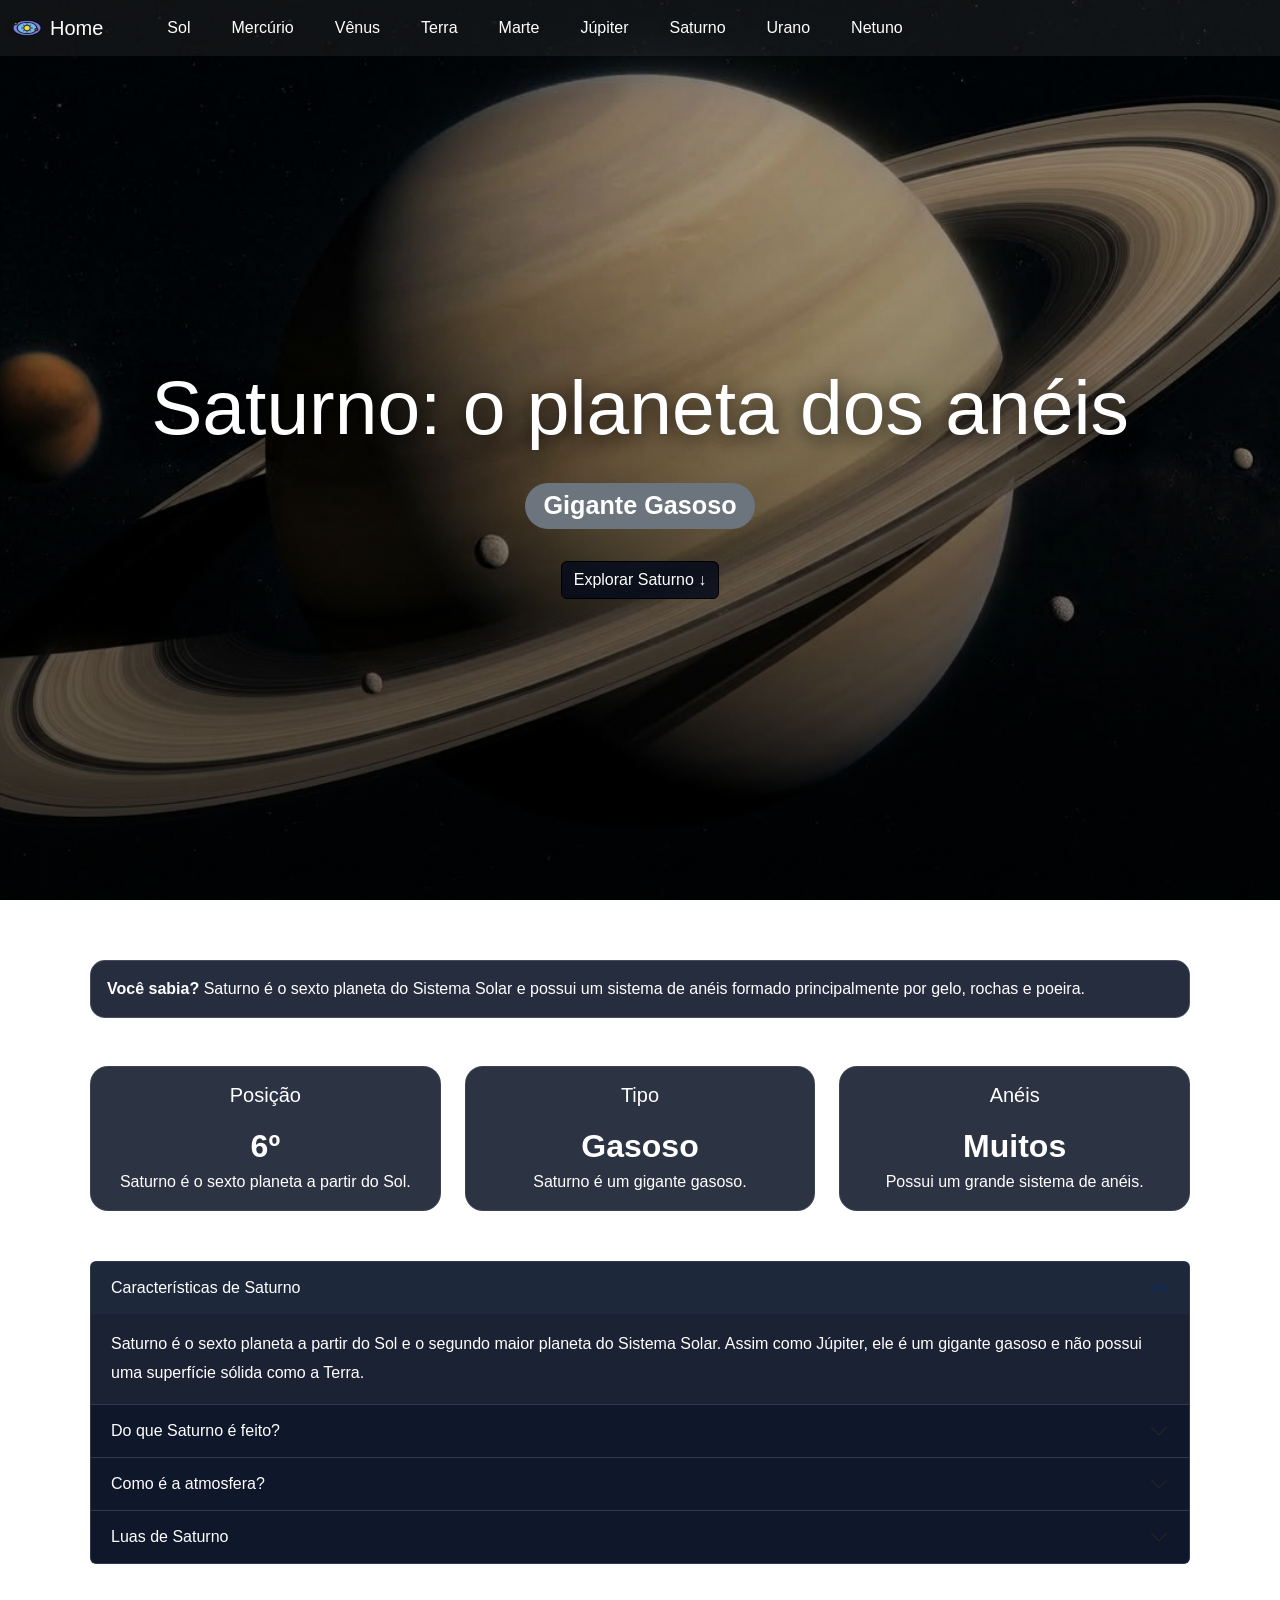
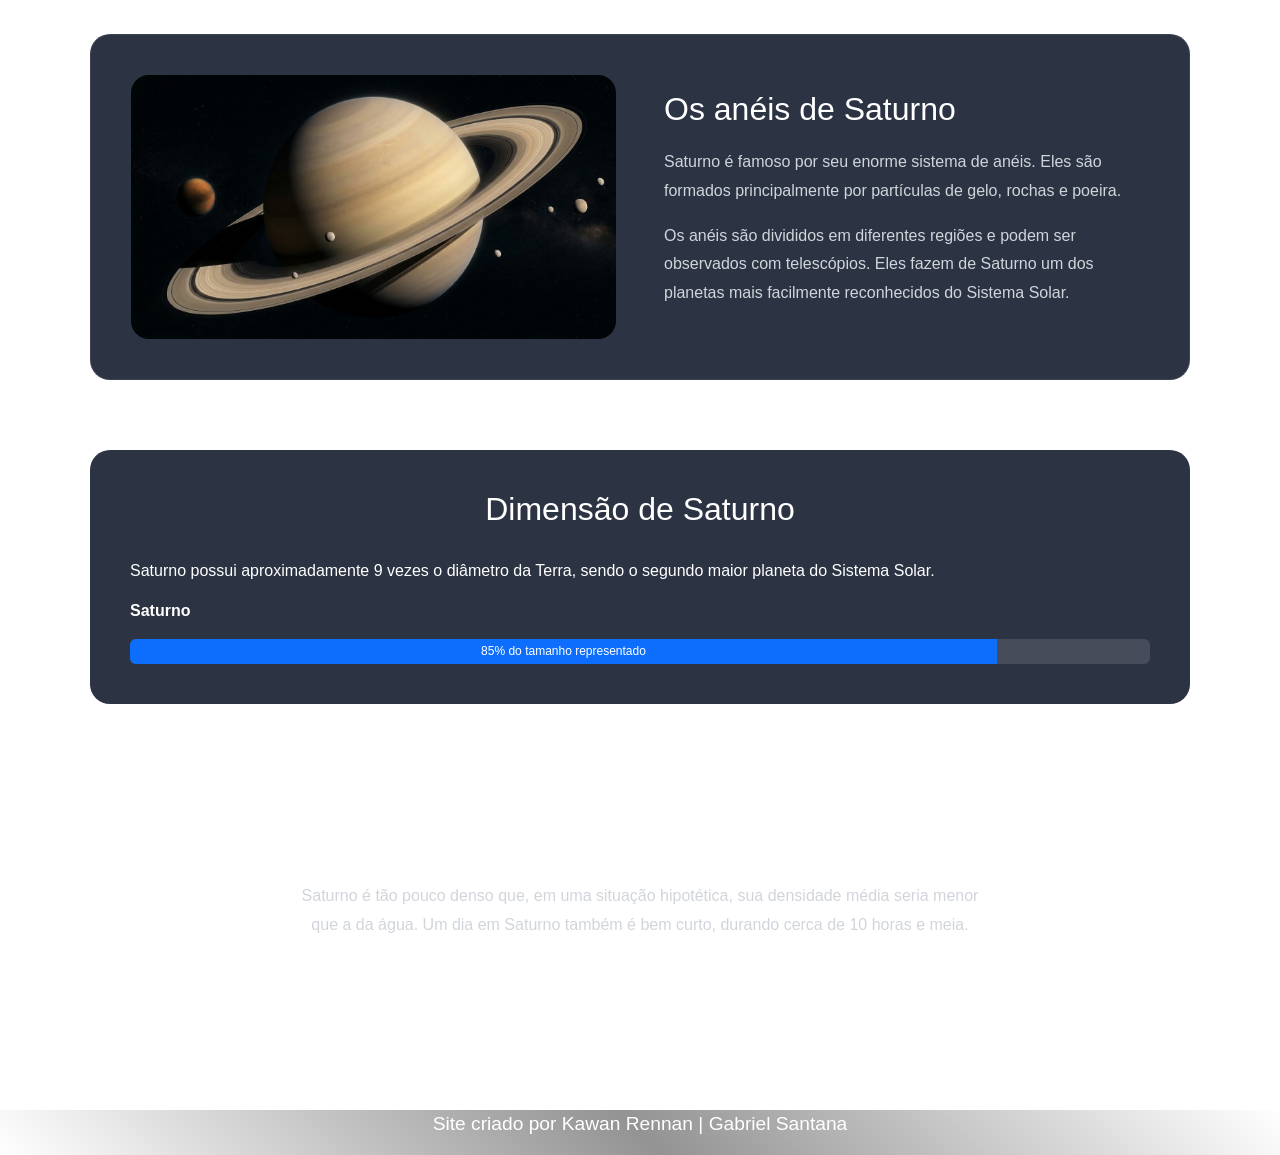
<file: saturno.html>
<!DOCTYPE html>
<html lang="pt-br">

<head>
    <meta charset="UTF-8">
    <meta name="viewport" content="width=device-width, initial-scale=1.0">

    <title>Saturno</title>

    <link rel="stylesheet" href="css/bootstrap.min.css">
    <link rel="stylesheet" href="css/index.css">
     <link rel="shortcut icon" href="img/icons8-solar-system-64 (1).png" type="image/x-icon">
</head>

<style>

    html {
        scroll-behavior: smooth;
    }

    body {
        color: white;
    }

    

    .imagem {
        min-height: 100vh;

        display: flex;
        flex-direction: column;
        justify-content: center;
        align-items: center;

        text-align: center;

        padding: 120px 20px 60px;

        background:
            linear-gradient(rgba(0, 0, 0, 0.25), rgba(0, 0, 0, 0.65)),
            url("img/FundoDeCadaPagina/fundosaturno.jpg")
            center center / cover no-repeat fixed;
    }

    .imagem h1 {
        font-size: clamp(2.5rem, 6vw, 5rem);
        margin-bottom: 20px;
        text-shadow: 0 4px 20px rgba(0, 0, 0, 0.8);
    }

    .imagem h3 {
        margin-top: 10px;
    }

    .imagem .badge {
        padding: 10px 18px;
        border-radius: 30px;
    }


    

    .conteudo-saturno {
        width: 90%;
        max-width: 1100px;
        margin: 60px auto;
    }


    

    .alert-saturno {
        background-color: rgba(15, 23, 42, 0.9);
        color: white;

        border: 1px solid rgba(255, 255, 255, 0.15);

        border-radius: 15px;
    }


    

    .info-card {
        height: 100%;

        background-color: rgba(15, 23, 42, 0.88);
        color: white;

        border: 1px solid rgba(255, 255, 255, 0.08);

        border-radius: 18px;

        transition: 0.3s ease;
    }

    .info-card:hover {
        transform: translateY(-6px);
    }

    .info-card .card-body {
        text-align: center;
    }

    .info-card h5 {
        margin-bottom: 15px;
    }

    .info-numero {
        font-size: 2rem;
        font-weight: bold;
    }


    

    .accordion {
        margin-top: 50px;
    }

    .accordion-item {
        background-color: rgba(15, 23, 42, 0.95);
        color: white;

        border-color: rgba(255, 255, 255, 0.1);
    }

    .accordion-button {
        background-color: rgba(15, 23, 42, 0.95);
        color: white;
    }

    .accordion-button:not(.collapsed) {
        background-color: rgba(30, 41, 59, 0.95);
        color: white;

        box-shadow: none;
    }

    .accordion-button:focus {
        box-shadow: none;
    }

    .accordion-body {
        line-height: 1.8;
    }


    

    .aneis {
        margin-top: 70px;

        padding: 40px;

        background-color: rgba(15, 23, 42, 0.88);

        border-radius: 20px;

        border: 1px solid rgba(255, 255, 255, 0.08);
    }

    .aneis img {
        width: 100%;
        max-width: 500px;

        border-radius: 18px;

        display: block;
        margin: 0 auto;
    }

    .aneis h2 {
        margin-bottom: 20px;
    }

    .aneis p {
        color: #d1d5db;
        line-height: 1.8;
    }


    

    .comparacao {
        margin-top: 70px;

        padding: 40px;

        background-color: rgba(15, 23, 42, 0.88);

        border-radius: 20px;
    }

    .comparacao h2 {
        margin-bottom: 30px;
        text-align: center;
    }

    .progress {
        height: 25px;

        background-color: rgba(255, 255, 255, 0.12);
    }


    

    .curiosidade {
        margin-top: 70px;

        text-align: center;

        padding: 50px 20px;
    }

    .curiosidade p {
        color: #d1d5db;
        max-width: 700px;
        margin: 20px auto;
        line-height: 1.8;
    }


    

    @media (max-width: 768px) {

        .imagem {
            background-attachment: scroll;
        }

        .aneis,
        .comparacao {
            padding: 25px;
        }

    }

</style>

<body>

    

    <header>

        <nav class="navbar navbar-expand-lg">

            <div class="container-fluid">

                <a class="navbar-brand d-flex align-items-center" href="index.html">

                    <img
                        src="img/icons8-solar-system-72.png"
                        alt="Logo"
                        width="30"
                        height="24"
                        class="d-inline-block me-2">

                    Home

                </a>


                <button
                    class="navbar-toggler"
                    type="button"
                    data-bs-toggle="collapse"
                    data-bs-target="#navbarNav"
                    aria-controls="navbarNav"
                    aria-expanded="false"
                    aria-label="Abrir menu">

                    <span class="navbar-toggler-icon"></span>

                </button>


                <div class="collapse navbar-collapse" id="navbarNav">

                    <ul class="navbar-nav">

                        <li class="nav-item">
                            <a class="nav-link" href="sol.html">Sol</a>
                        </li>

                        <li class="nav-item">
                            <a class="nav-link" href="mercurio.html">Mercúrio</a>
                        </li>

                        <li class="nav-item">
                            <a class="nav-link" href="venus.html">Vênus</a>
                        </li>

                        <li class="nav-item">
                            <a class="nav-link" href="terra.html">Terra</a>
                        </li>

                        <li class="nav-item">
                            <a class="nav-link" href="marte.html">Marte</a>
                        </li>

                        <li class="nav-item">
                            <a class="nav-link" href="jupiter.html">Júpiter</a>
                        </li>

                        <li class="nav-item">
                            <a class="nav-link active" href="saturno.html">Saturno</a>
                        </li>

                        <li class="nav-item">
                            <a class="nav-link" href="urano.html">Urano</a>
                        </li>

                        <li class="nav-item">
                            <a class="nav-link" href="netuno.html">Netuno</a>
                        </li>

                    </ul>

                </div>

            </div>

        </nav>

    </header>


    

    <section class="imagem">

        <h1>Saturno: o planeta dos anéis</h1>

        <h3>

            <span
                class="badge text-bg-secondary"
                data-bs-toggle="tooltip"
                data-bs-placement="bottom"
                title="Saturno é um gigante gasoso conhecido principalmente pelo seu impressionante sistema de anéis.">

                Gigante Gasoso

            </span>

        </h3>

        <a href="#informacoes" class="btn btn-primary mt-4">
            Explorar Saturno ↓
        </a>

    </section>


    <div class="conteudo-saturno" id="informacoes">


        

        <div class="alert alert-saturno" role="alert">

            <strong>Você sabia?</strong>

            Saturno é o sexto planeta do Sistema Solar e possui
            um sistema de anéis formado principalmente por gelo,
            rochas e poeira.

        </div>


        

        <div class="row g-4 mt-4">

            <div class="col-md-4">

                <div class="card info-card">

                    <div class="card-body">

                        <h5 class="card-title">
                            Posição
                        </h5>

                        <div class="info-numero">
                            6º
                        </div>

                        <p class="card-text">
                            Saturno é o sexto planeta a partir do Sol.
                        </p>

                    </div>

                </div>

            </div>


            <div class="col-md-4">

                <div class="card info-card">

                    <div class="card-body">

                        <h5 class="card-title">
                            Tipo
                        </h5>

                        <div class="info-numero">
                            Gasoso
                        </div>

                        <p class="card-text">
                            Saturno é um gigante gasoso.
                        </p>

                    </div>

                </div>

            </div>


            <div class="col-md-4">

                <div class="card info-card">

                    <div class="card-body">

                        <h5 class="card-title">
                            Anéis
                        </h5>

                        <div class="info-numero">
                            Muitos
                        </div>

                        <p class="card-text">
                            Possui um grande sistema de anéis.
                        </p>

                    </div>

                </div>

            </div>

        </div>


        

        <div class="accordion" id="accordionSaturno">


            <div class="accordion-item">

                <h2 class="accordion-header">

                    <button
                        class="accordion-button"
                        type="button"
                        data-bs-toggle="collapse"
                        data-bs-target="#caracteristicas">

                        Características de Saturno

                    </button>

                </h2>

                <div
                    id="caracteristicas"
                    class="accordion-collapse collapse show"
                    data-bs-parent="#accordionSaturno">

                    <div class="accordion-body">

                        Saturno é o sexto planeta a partir do Sol e o
                        segundo maior planeta do Sistema Solar.
                        Assim como Júpiter, ele é um gigante gasoso
                        e não possui uma superfície sólida como a Terra.

                    </div>

                </div>

            </div>


            <div class="accordion-item">

                <h2 class="accordion-header">

                    <button
                        class="accordion-button collapsed"
                        type="button"
                        data-bs-toggle="collapse"
                        data-bs-target="#composicao">

                        Do que Saturno é feito?

                    </button>

                </h2>

                <div
                    id="composicao"
                    class="accordion-collapse collapse"
                    data-bs-parent="#accordionSaturno">

                    <div class="accordion-body">

                        Saturno é composto principalmente por hidrogênio
                        e hélio. Em seu interior, a pressão e a temperatura
                        aumentam conforme a profundidade.

                    </div>

                </div>

            </div>


            <div class="accordion-item">

                <h2 class="accordion-header">

                    <button
                        class="accordion-button collapsed"
                        type="button"
                        data-bs-toggle="collapse"
                        data-bs-target="#atmosfera">

                        Como é a atmosfera?

                    </button>

                </h2>

                <div
                    id="atmosfera"
                    class="accordion-collapse collapse"
                    data-bs-parent="#accordionSaturno">

                    <div class="accordion-body">

                        A atmosfera de Saturno é formada principalmente
                        por hidrogênio e hélio. Ela apresenta faixas
                        de nuvens e ventos muito fortes.

                    </div>

                </div>

            </div>


            <div class="accordion-item">

                <h2 class="accordion-header">

                    <button
                        class="accordion-button collapsed"
                        type="button"
                        data-bs-toggle="collapse"
                        data-bs-target="#luas">

                        Luas de Saturno

                    </button>

                </h2>

                <div
                    id="luas"
                    class="accordion-collapse collapse"
                    data-bs-parent="#accordionSaturno">

                    <div class="accordion-body">

                        Saturno possui muitas luas. Entre as mais conhecidas
                        estão Titã, Encélado, Reia e Mimas.
                        Titã é a maior lua de Saturno.

                    </div>

                </div>

            </div>


        </div>


        

        <section class="aneis">

            <div class="row align-items-center g-5">

                <div class="col-md-6">

                    <img
                        src="img/FundoDeCadaPagina/fundosaturno.jpg"
                        alt="Saturno e seus anéis">

                </div>


                <div class="col-md-6">

                    <h2>Os anéis de Saturno</h2>

                    <p>
                        Saturno é famoso por seu enorme sistema de anéis.
                        Eles são formados principalmente por partículas
                        de gelo, rochas e poeira.
                    </p>

                    <p>
                        Os anéis são divididos em diferentes regiões
                        e podem ser observados com telescópios.
                        Eles fazem de Saturno um dos planetas mais
                        facilmente reconhecidos do Sistema Solar.

                    </p>

                </div>

            </div>

        </section>


        

        <section class="comparacao">

            <h2>Dimensão de Saturno</h2>

            <p>
                Saturno possui aproximadamente 9 vezes o diâmetro da Terra,
                sendo o segundo maior planeta do Sistema Solar.
            </p>

            <div class="mb-3">
                <strong>Saturno</strong>
            </div>

            <div class="progress">

                <div
                    class="progress-bar"
                    role="progressbar"
                    style="width: 85%;"
                    aria-valuenow="85"
                    aria-valuemin="0"
                    aria-valuemax="100">

                    85% do tamanho representado

                </div>

            </div>

        </section>


        

        <section class="curiosidade">

            <h2>Curiosidade sobre Saturno</h2>

            <p>
                Saturno é tão pouco denso que, em uma situação hipotética,
                sua densidade média seria menor que a da água.
                Um dia em Saturno também é bem curto, durando cerca de
                10 horas e meia.
            </p>

        </section>

    </div>


    

    <footer>

        <p>

            Site criado por

            <a
                href="https://github.com/kawandev22"
                target="_blank">

                Kawan Rennan

            </a>

            |

            <a
                href="https://github.com/bielsanatana-dias"
                target="_blank">

                Gabriel Santana

            </a>

        </p>

    </footer>


    <script src="js/bootstrap.bundle.min.js"></script>


    <!-- TOOLTIP -->

    <script>

        const tooltipTriggerList =
            document.querySelectorAll('[data-bs-toggle="tooltip"]');

        [...tooltipTriggerList].map(
            tooltipTriggerEl =>
                new bootstrap.Tooltip(tooltipTriggerEl)
        );

    </script>

</body>

</html>
</file>
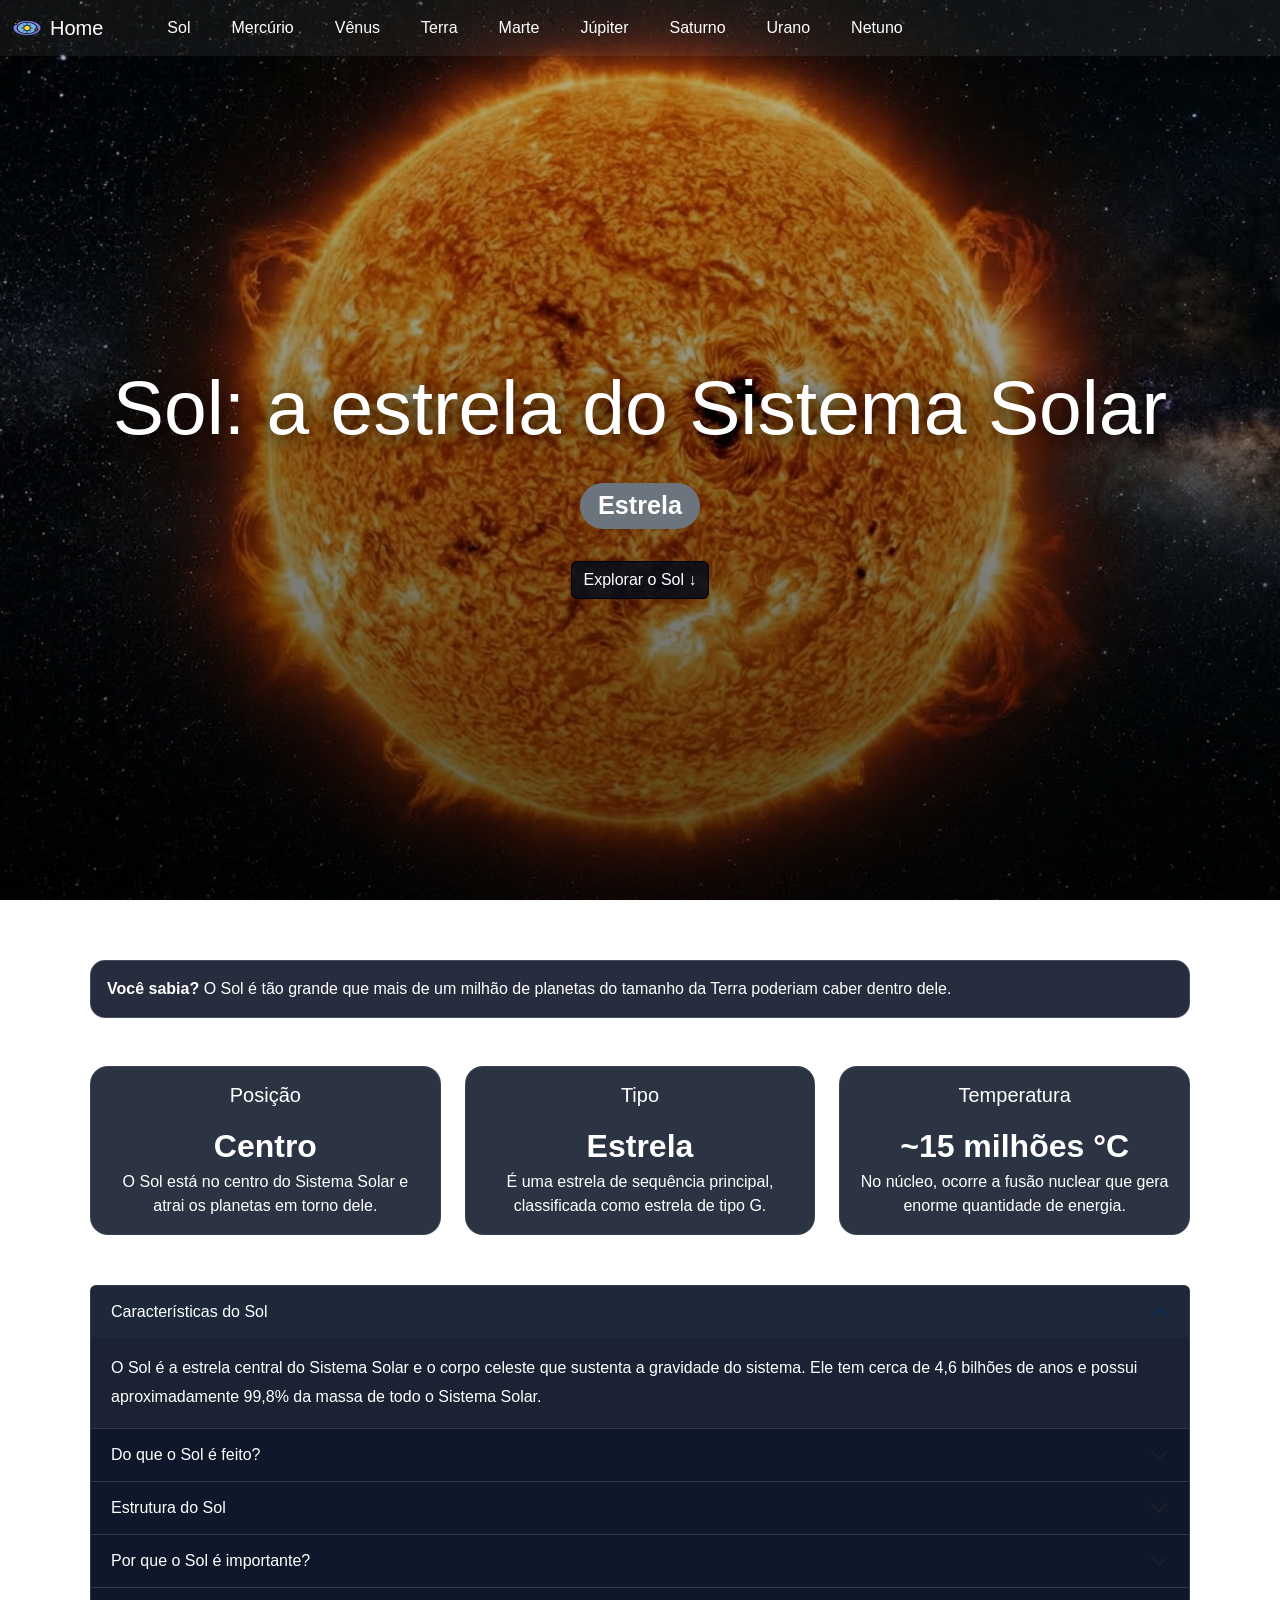
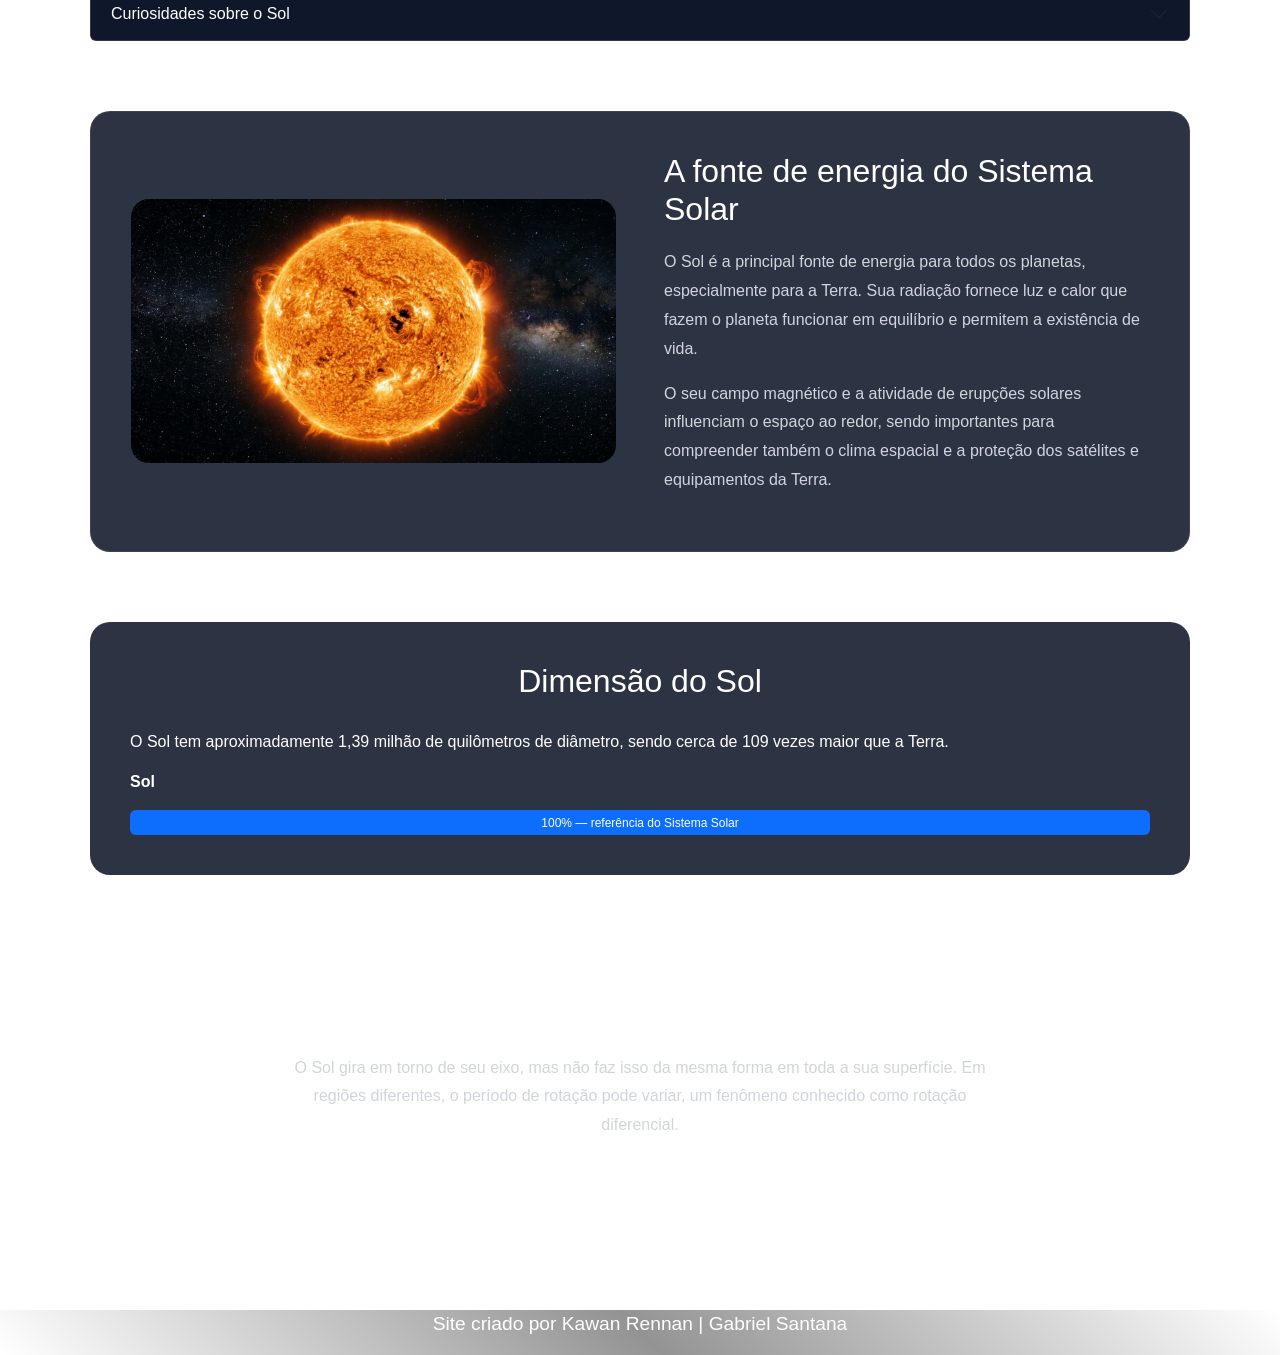
<file: sol.html>
<!DOCTYPE html>
<html lang="pt-br">

<head>
    <meta charset="UTF-8">
    <meta name="viewport" content="width=device-width, initial-scale=1.0">

    <title>Sol</title>

    <link rel="stylesheet" href="css/bootstrap.min.css">
    <link rel="stylesheet" href="css/index.css">
    <link rel="shortcut icon" href="img/icons8-solar-system-64 (1).png" type="image/x-icon">
</head>

<style>

    html {
        scroll-behavior: smooth;
    }

    body {
        color: white;
    }

    .imagem {
        min-height: 100vh;

        display: flex;
        flex-direction: column;
        justify-content: center;
        align-items: center;

        text-align: center;

        padding: 120px 20px 60px;

        background:
            linear-gradient(rgba(0, 0, 0, 0.25), rgba(0, 0, 0, 0.65)),
            url("img/FundoDeCadaPagina/fundosol.jpg")
            center center / cover no-repeat fixed;
    }

    .imagem h1 {
        font-size: clamp(2.5rem, 6vw, 5rem);
        margin-bottom: 20px;
        text-shadow: 0 4px 20px rgba(0, 0, 0, 0.8);
    }

    .imagem h3 {
        margin-top: 10px;
    }

    .imagem .badge {
        padding: 10px 18px;
        border-radius: 30px;
    }

    .conteudo-sol {
        width: 90%;
        max-width: 1100px;
        margin: 60px auto;
    }

    .alert-sol {
        background-color: rgba(15, 23, 42, 0.9);
        color: white;
        border: 1px solid rgba(255, 255, 255, 0.15);
        border-radius: 15px;
    }

    .info-card {
        height: 100%;
        background-color: rgba(15, 23, 42, 0.88);
        color: white;
        border: 1px solid rgba(255, 255, 255, 0.08);
        border-radius: 18px;
        transition: 0.3s ease;
    }

    .info-card:hover {
        transform: translateY(-6px);
    }

    .info-card .card-body {
        text-align: center;
    }

    .info-card h5 {
        margin-bottom: 15px;
    }

    .info-numero {
        font-size: 2rem;
        font-weight: bold;
    }

    .accordion {
        margin-top: 50px;
    }

    .accordion-item {
        background-color: rgba(15, 23, 42, 0.95);
        color: white;
        border-color: rgba(255, 255, 255, 0.1);
    }

    .accordion-button {
        background-color: rgba(15, 23, 42, 0.95);
        color: white;
    }

    .accordion-button:not(.collapsed) {
        background-color: rgba(30, 41, 59, 0.95);
        color: white;
        box-shadow: none;
    }

    .accordion-button:focus {
        box-shadow: none;
    }

    .accordion-body {
        line-height: 1.8;
    }

    .sol {
        margin-top: 70px;
        padding: 40px;
        background-color: rgba(15, 23, 42, 0.88);
        border-radius: 20px;
        border: 1px solid rgba(255, 255, 255, 0.08);
    }

    .sol img {
        width: 100%;
        max-width: 500px;
        border-radius: 18px;
        display: block;
        margin: 0 auto;
    }

    .sol h2 {
        margin-bottom: 20px;
    }

    .sol p {
        color: #d1d5db;
        line-height: 1.8;
    }

    .comparacao {
        margin-top: 70px;
        padding: 40px;
        background-color: rgba(15, 23, 42, 0.88);
        border-radius: 20px;
    }

    .comparacao h2 {
        margin-bottom: 30px;
        text-align: center;
    }

    .progress {
        height: 25px;
        background-color: rgba(255, 255, 255, 0.12);
    }

    .curiosidade {
        margin-top: 70px;
        text-align: center;
        padding: 50px 20px;
    }

    .curiosidade p {
        color: #d1d5db;
        max-width: 700px;
        margin: 20px auto;
        line-height: 1.8;
    }

    @media (max-width: 768px) {
        .imagem {
            background-attachment: scroll;
        }

        .sol,
        .comparacao {
            padding: 25px;
        }
    }

</style>

<body>

    <header>

        <nav class="navbar navbar-expand-lg">

            <div class="container-fluid">

                <a class="navbar-brand d-flex align-items-center" href="index.html">

                    <img
                        src="img/icons8-solar-system-72.png"
                        alt="Logo"
                        width="30"
                        height="24"
                        class="d-inline-block me-2">

                    Home

                </a>

                <button
                    class="navbar-toggler"
                    type="button"
                    data-bs-toggle="collapse"
                    data-bs-target="#navbarNav"
                    aria-controls="navbarNav"
                    aria-expanded="false"
                    aria-label="Abrir menu">

                    <span class="navbar-toggler-icon"></span>

                </button>

                <div class="collapse navbar-collapse" id="navbarNav">

                    <ul class="navbar-nav">

                        <li class="nav-item">
                            <a class="nav-link active" href="sol.html">Sol</a>
                        </li>

                        <li class="nav-item">
                            <a class="nav-link" href="mercurio.html">Mercúrio</a>
                        </li>

                        <li class="nav-item">
                            <a class="nav-link" href="venus.html">Vênus</a>
                        </li>

                        <li class="nav-item">
                            <a class="nav-link" href="terra.html">Terra</a>
                        </li>

                        <li class="nav-item">
                            <a class="nav-link" href="marte.html">Marte</a>
                        </li>

                        <li class="nav-item">
                            <a class="nav-link" href="jupiter.html">Júpiter</a>
                        </li>

                        <li class="nav-item">
                            <a class="nav-link" href="saturno.html">Saturno</a>
                        </li>

                        <li class="nav-item">
                            <a class="nav-link" href="urano.html">Urano</a>
                        </li>

                        <li class="nav-item">
                            <a class="nav-link" href="netuno.html">Netuno</a>
                        </li>

                    </ul>

                </div>

            </div>

        </nav>

    </header>

    <section class="imagem">

        <h1>Sol: a estrela do Sistema Solar</h1>

        <h3>

            <span
                class="badge text-bg-secondary"
                data-bs-toggle="tooltip"
                data-bs-placement="bottom"
                title="O Sol é a estrela central do Sistema Solar e fornece energia para o planeta Terra.">

                Estrela

            </span>

        </h3>

        <a href="#informacoes" class="btn btn-primary mt-4">

            Explorar o Sol ↓

        </a>

    </section>

    <div class="conteudo-sol" id="informacoes">

        <div class="alert alert-sol" role="alert">
            <strong>Você sabia?</strong>
            O Sol é tão grande que mais de um milhão de planetas do tamanho da Terra poderiam caber dentro dele.
        </div>

        <div class="row g-4 mt-4">

            <div class="col-md-4">
                <div class="card info-card">
                    <div class="card-body">
                        <h5 class="card-title">Posição</h5>
                        <div class="info-numero">Centro</div>
                        <p class="card-text">O Sol está no centro do Sistema Solar e atrai os planetas em torno dele.</p>
                    </div>
                </div>
            </div>

            <div class="col-md-4">
                <div class="card info-card">
                    <div class="card-body">
                        <h5 class="card-title">Tipo</h5>
                        <div class="info-numero">Estrela</div>
                        <p class="card-text">É uma estrela de sequência principal, classificada como estrela de tipo G.</p>
                    </div>
                </div>
            </div>

            <div class="col-md-4">
                <div class="card info-card">
                    <div class="card-body">
                        <h5 class="card-title">Temperatura</h5>
                        <div class="info-numero">~15 milhões °C</div>
                        <p class="card-text">No núcleo, ocorre a fusão nuclear que gera enorme quantidade de energia.</p>
                    </div>
                </div>
            </div>

        </div>

        <div class="accordion" id="accordionSol">

            <div class="accordion-item">
                <h2 class="accordion-header">
                    <button class="accordion-button" type="button" data-bs-toggle="collapse" data-bs-target="#caracteristicas">
                        Características do Sol
                    </button>
                </h2>
                <div id="caracteristicas" class="accordion-collapse collapse show" data-bs-parent="#accordionSol">
                    <div class="accordion-body">
                        O Sol é a estrela central do Sistema Solar e o corpo celeste que sustenta a gravidade do sistema. Ele tem cerca de 4,6 bilhões de anos e possui aproximadamente 99,8% da massa de todo o Sistema Solar.
                    </div>
                </div>
            </div>

            <div class="accordion-item">
                <h2 class="accordion-header">
                    <button class="accordion-button collapsed" type="button" data-bs-toggle="collapse" data-bs-target="#composicao">
                        Do que o Sol é feito?
                    </button>
                </h2>
                <div id="composicao" class="accordion-collapse collapse" data-bs-parent="#accordionSol">
                    <div class="accordion-body">
                        Sua composição é dominada por hidrogênio e hélio. No núcleo, esses elementos sofrem fusão nuclear, transformando hidrogênio em hélio e liberando energia na forma de calor e luz.
                    </div>
                </div>
            </div>

            <div class="accordion-item">
                <h2 class="accordion-header">
                    <button class="accordion-button collapsed" type="button" data-bs-toggle="collapse" data-bs-target="#estrutura">
                        Estrutura do Sol
                    </button>
                </h2>
                <div id="estrutura" class="accordion-collapse collapse" data-bs-parent="#accordionSol">
                    <div class="accordion-body">
                        O Sol possui várias camadas, como o núcleo, a zona radiativa, a zona convectiva, a fotosfera, a cromosfera e a coroa solar. Cada uma delas apresenta temperaturas e densidades diferentes.
                    </div>
                </div>
            </div>

            <div class="accordion-item">
                <h2 class="accordion-header">
                    <button class="accordion-button collapsed" type="button" data-bs-toggle="collapse" data-bs-target="#importancia">
                        Por que o Sol é importante?
                    </button>
                </h2>
                <div id="importancia" class="accordion-collapse collapse" data-bs-parent="#accordionSol">
                    <div class="accordion-body">
                        Sem o Sol, não haveria luz, calor nem energia suficientes para manter a vida na Terra. Ele também influencia o clima, as marés e o ciclo das estações.
                    </div>
                </div>
            </div>

            <div class="accordion-item">
                <h2 class="accordion-header">
                    <button class="accordion-button collapsed" type="button" data-bs-toggle="collapse" data-bs-target="#curiosidades">
                        Curiosidades sobre o Sol
                    </button>
                </h2>
                <div id="curiosidades" class="accordion-collapse collapse" data-bs-parent="#accordionSol">
                    <div class="accordion-body">
                        A luz do Sol leva cerca de 8 minutos e 20 segundos para chegar até a Terra. Além disso, manchas solares podem aparecer em sua superfície e revelar variações na atividade da estrela.
                    </div>
                </div>
            </div>

        </div>

        <section class="sol">

            <div class="row align-items-center g-5">

                <div class="col-md-6">
                    <img src="img/FundoDeCadaPagina/fundosol.jpg" alt="Estrela Sol">
                </div>

                <div class="col-md-6">
                    <h2>A fonte de energia do Sistema Solar</h2>

                    <p>
                        O Sol é a principal fonte de energia para todos os planetas, especialmente para a Terra. Sua radiação fornece luz e calor que fazem o planeta funcionar em equilíbrio e permitem a existência de vida.
                    </p>

                    <p>
                        O seu campo magnético e a atividade de erupções solares influenciam o espaço ao redor, sendo importantes para compreender também o clima espacial e a proteção dos satélites e equipamentos da Terra.
                    </p>
                </div>

            </div>

        </section>

        <section class="comparacao">

            <h2>Dimensão do Sol</h2>

            <p>
                O Sol tem aproximadamente 1,39 milhão de quilômetros de diâmetro, sendo cerca de 109 vezes maior que a Terra.
            </p>

            <div class="mb-3">
                <strong>Sol</strong>
            </div>

            <div class="progress">
                <div class="progress-bar" role="progressbar" style="width: 100%;" aria-valuenow="100" aria-valuemin="0" aria-valuemax="100">
                    100% — referência do Sistema Solar
                </div>
            </div>

        </section>

        <section class="curiosidade">
            <h2>Uma curiosidade interessante</h2>
            <p>
                O Sol gira em torno de seu eixo, mas não faz isso da mesma forma em toda a sua superfície. Em regiões diferentes, o período de rotação pode variar, um fenômeno conhecido como rotação diferencial.
            </p>
        </section>

    </div>

    <footer>
        <p>
            Site criado por
            <a href="https://github.com/kawandev22" target="_blank">Kawan Rennan</a>
            |
            <a href="https://github.com/bielsanatana-dias" target="_blank">Gabriel Santana</a>
        </p>
    </footer>

    <script src="js/bootstrap.bundle.min.js"></script>

    <script>
        const tooltipTriggerList = document.querySelectorAll('[data-bs-toggle="tooltip"]');

        [...tooltipTriggerList].map(
            tooltipTriggerEl => new bootstrap.Tooltip(tooltipTriggerEl)
        );
    </script>

</body>

</html>
</file>
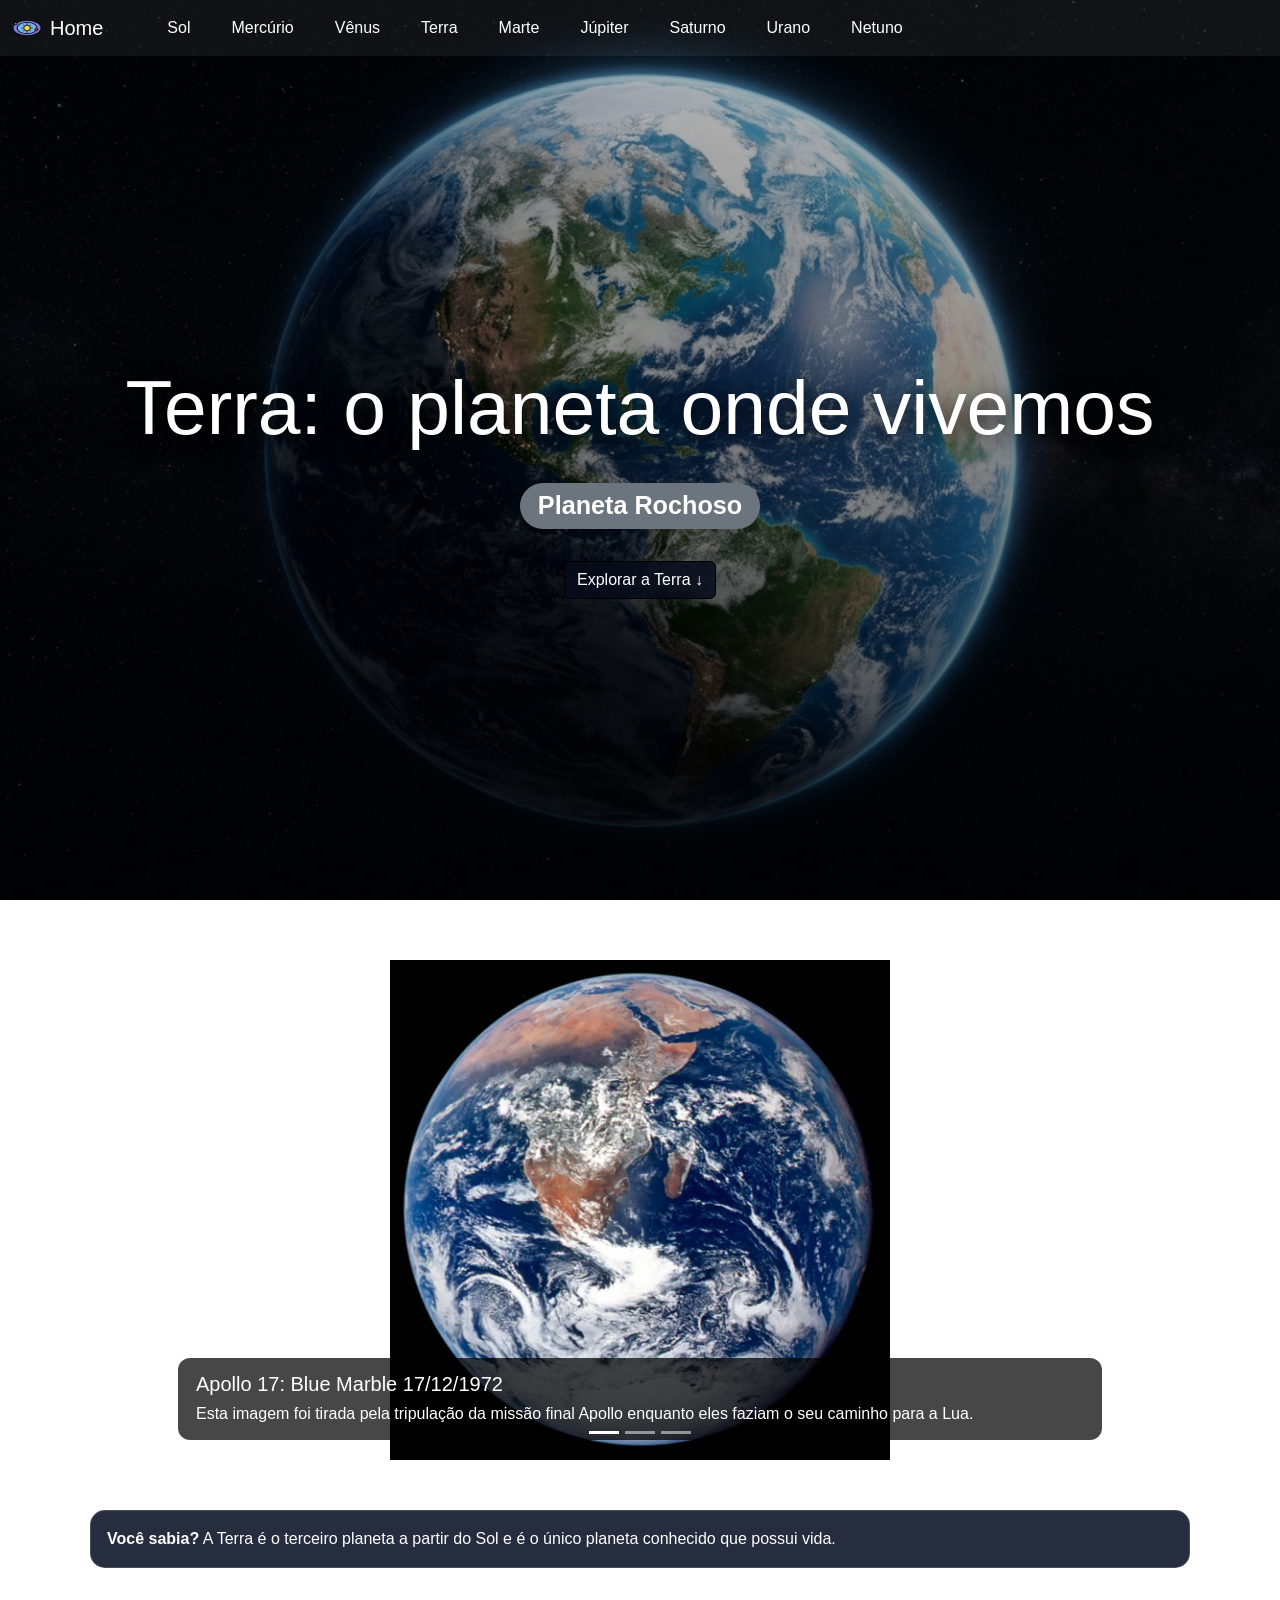
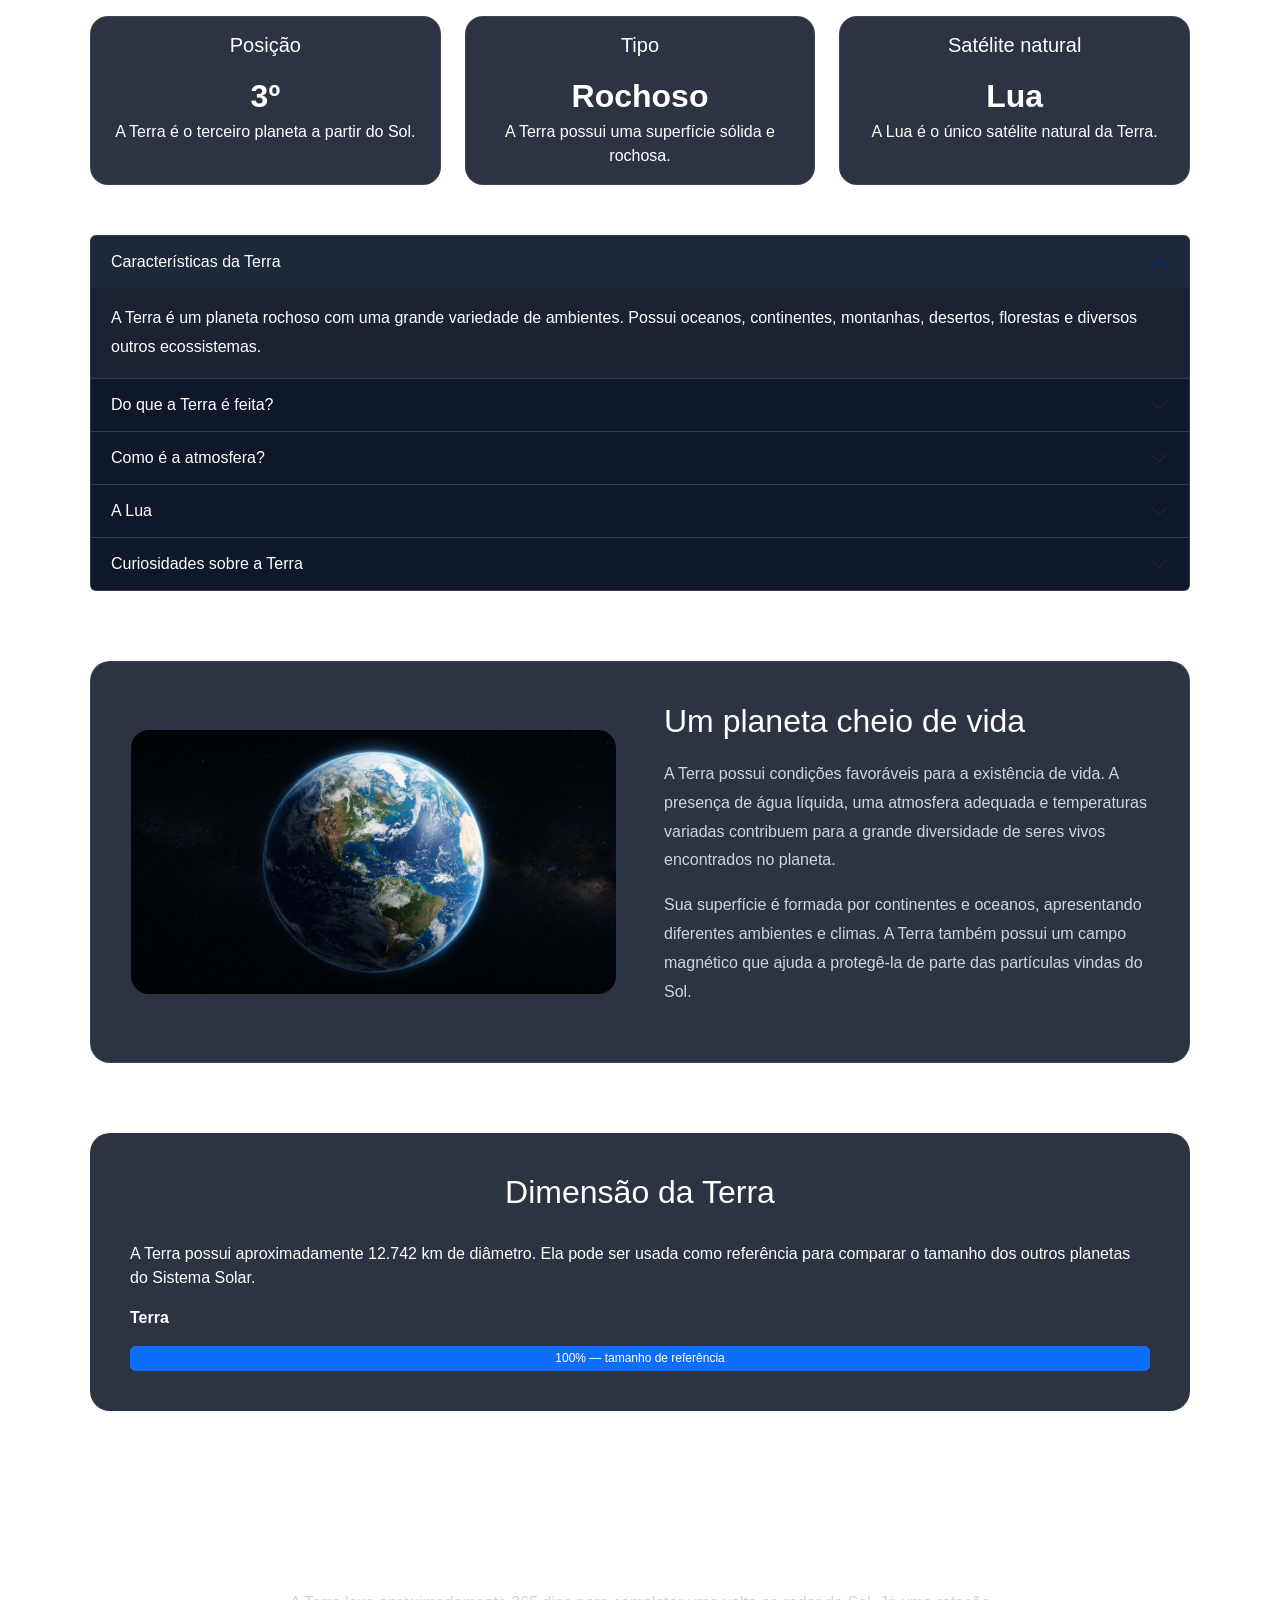
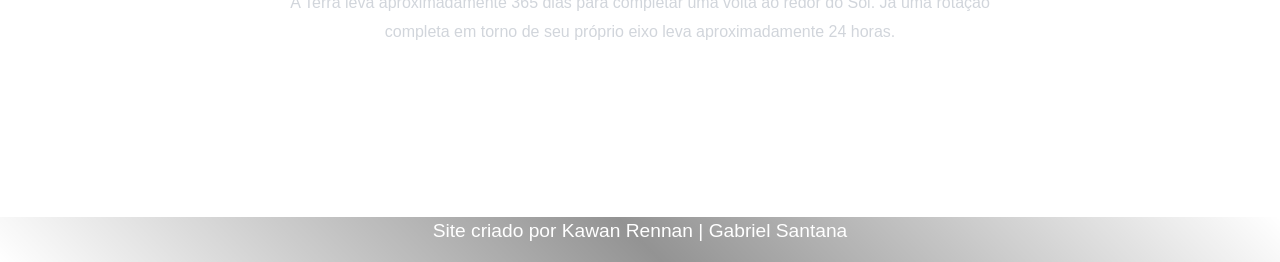
<file: terra.html>
<!DOCTYPE html>
<html lang="pt-br">

<head>
    <meta charset="UTF-8">
    <meta name="viewport" content="width=device-width, initial-scale=1.0">

    <title>Terra</title>

    <link rel="stylesheet" href="css/bootstrap.min.css">
    <link rel="stylesheet" href="css/index.css">
     <link rel="shortcut icon" href="img/icons8-solar-system-64 (1).png" type="image/x-icon">
</head>

<style>

    html {
        scroll-behavior: smooth;
    }

    body {
        color: white;
    }


    

    .imagem {
        min-height: 100vh;

        display: flex;
        flex-direction: column;
        justify-content: center;
        align-items: center;

        text-align: center;

        padding: 120px 20px 60px;

        background:
            linear-gradient(rgba(0, 0, 0, 0.25), rgba(0, 0, 0, 0.65)),
            url("img/FundoDeCadaPagina/fundoterra.jpg")
            center center / cover no-repeat fixed;
    }

    .imagem h1 {
        font-size: clamp(2.5rem, 6vw, 5rem);
        margin-bottom: 20px;
        text-shadow: 0 4px 20px rgba(0, 0, 0, 0.8);
    }

    .imagem h3 {
        margin-top: 10px;
    }

    .imagem .badge {
        padding: 10px 18px;
        border-radius: 30px;
    }


    

    .conteudo-terra {
        width: 90%;
        max-width: 1100px;
        margin: 60px auto;
    }


    

    .carousel {
        margin-bottom: 50px;
        overflow: hidden;
        border-radius: 20px;
    }

    .carousel-inner,
    .carousel-item {
        height: 500px;
    }

    .carousel-item img {
        width: 100%;
        height: 100%;
        object-fit: contain;
        display: block;
    }

    .carousel-caption {
        right: 8%;
        bottom: 20px;
        left: 8%;
        padding: 14px 18px;
        background: rgba(0, 0, 0, 0.72);
        border-radius: 12px;
        text-align: left;
    }

    .carousel-caption h5,
    .carousel-caption p {
        margin: 0;
    }

    .carousel-caption p {
        margin-top: 6px;
        line-height: 1.5;
    }


    

    .alert-terra {
        background-color: rgba(15, 23, 42, 0.9);
        color: white;

        border: 1px solid rgba(255, 255, 255, 0.15);

        border-radius: 15px;
    }


    

    .info-card {
        height: 100%;

        background-color: rgba(15, 23, 42, 0.88);
        color: white;

        border: 1px solid rgba(255, 255, 255, 0.08);

        border-radius: 18px;

        transition: 0.3s ease;
    }

    .info-card:hover {
        transform: translateY(-6px);
    }

    .info-card .card-body {
        text-align: center;
    }

    .info-card h5 {
        margin-bottom: 15px;
    }

    .info-numero {
        font-size: 2rem;
        font-weight: bold;
    }


    

    .accordion {
        margin-top: 50px;
    }

    .accordion-item {
        background-color: rgba(15, 23, 42, 0.95);
        color: white;

        border-color: rgba(255, 255, 255, 0.1);
    }

    .accordion-button {
        background-color: rgba(15, 23, 42, 0.95);
        color: white;
    }

    .accordion-button:not(.collapsed) {
        background-color: rgba(30, 41, 59, 0.95);
        color: white;

        box-shadow: none;
    }

    .accordion-button:focus {
        box-shadow: none;
    }

    .accordion-body {
        line-height: 1.8;
    }


    

    .terra {
        margin-top: 70px;

        padding: 40px;

        background-color: rgba(15, 23, 42, 0.88);

        border-radius: 20px;

        border: 1px solid rgba(255, 255, 255, 0.08);
    }

    .terra img {
        width: 100%;
        max-width: 500px;

        border-radius: 18px;

        display: block;
        margin: 0 auto;
    }

    .terra h2 {
        margin-bottom: 20px;
    }

    .terra p {
        color: #d1d5db;
        line-height: 1.8;
    }


    

    .comparacao {
        margin-top: 70px;

        padding: 40px;

        background-color: rgba(15, 23, 42, 0.88);

        border-radius: 20px;
    }

    .comparacao h2 {
        margin-bottom: 30px;
        text-align: center;
    }

    .progress {
        height: 25px;

        background-color: rgba(255, 255, 255, 0.12);
    }


    

    .curiosidade {
        margin-top: 70px;

        text-align: center;

        padding: 50px 20px;
    }

    .curiosidade p {
        color: #d1d5db;
        max-width: 700px;
        margin: 20px auto;
        line-height: 1.8;
    }


    

    @media (max-width: 768px) {

        .imagem {
            background-attachment: scroll;
        }

        .terra,
        .comparacao {
            padding: 25px;
        }

        .carousel-inner,
        .carousel-item {
            height: 300px;
        }

    }

</style>


<body>


    

    <header>

        <nav class="navbar navbar-expand-lg">

            <div class="container-fluid">

                <a class="navbar-brand d-flex align-items-center" href="index.html">

                    <img
                        src="img/icons8-solar-system-72.png"
                        alt="Logo"
                        width="30"
                        height="24"
                        class="d-inline-block me-2">

                    Home

                </a>


                <button
                    class="navbar-toggler"
                    type="button"
                    data-bs-toggle="collapse"
                    data-bs-target="#navbarNav"
                    aria-controls="navbarNav"
                    aria-expanded="false"
                    aria-label="Abrir menu">

                    <span class="navbar-toggler-icon"></span>

                </button>


                <div class="collapse navbar-collapse" id="navbarNav">

                    <ul class="navbar-nav">

                        <li class="nav-item">
                            <a class="nav-link" href="sol.html">Sol</a>
                        </li>

                        <li class="nav-item">
                            <a class="nav-link" href="mercurio.html">Mercúrio</a>
                        </li>

                        <li class="nav-item">
                            <a class="nav-link" href="venus.html">Vênus</a>
                        </li>

                        <li class="nav-item">
                            <a class="nav-link active" href="terra.html">Terra</a>
                        </li>

                        <li class="nav-item">
                            <a class="nav-link" href="marte.html">Marte</a>
                        </li>

                        <li class="nav-item">
                            <a class="nav-link" href="jupiter.html">Júpiter</a>
                        </li>

                        <li class="nav-item">
                            <a class="nav-link" href="saturno.html">Saturno</a>
                        </li>

                        <li class="nav-item">
                            <a class="nav-link" href="urano.html">Urano</a>
                        </li>

                        <li class="nav-item">
                            <a class="nav-link" href="netuno.html">Netuno</a>
                        </li>

                    </ul>

                </div>

            </div>

        </nav>

    </header>


    

    <section class="imagem">

        <h1>Terra: o planeta onde vivemos</h1>

        <h3>

            <span
                class="badge text-bg-secondary"
                data-bs-toggle="tooltip"
                data-bs-placement="bottom"
                title="A Terra é um planeta rochoso e possui água líquida em sua superfície.">

                Planeta Rochoso

            </span>

        </h3>


        <a href="#informacoes" class="btn btn-primary mt-4">

            Explorar a Terra ↓

        </a>

    </section>


    <div class="conteudo-terra" id="informacoes">


        

        <div
            id="carouselTerra"
            class="carousel slide"
            data-bs-ride="carousel">


            <div class="carousel-indicators">

                <button
                    type="button"
                    data-bs-target="#carouselTerra"
                    data-bs-slide-to="0"
                    class="active">
                </button>

                <button
                    type="button"
                    data-bs-target="#carouselTerra"
                    data-bs-slide-to="1">
                </button>

                <button
                    type="button"
                    data-bs-target="#carouselTerra"
                    data-bs-slide-to="2">
                </button>

            </div>


            <div class="carousel-inner">


                <div class="carousel-item active">

                    <img
                        src="img/carrosel/apollo17blue_marble17-12-1972.webp" 
                        class="d-block w-100"
                        alt="Planeta Terra">

                    <div class="carousel-caption">
                        <h5>Apollo 17: Blue Marble 17/12/1972</h5>
                        <p>Esta imagem foi tirada pela tripulação da missão final Apollo enquanto eles faziam o seu caminho para a Lua.
</p>
                    </div>

                </div>


                <div class="carousel-item">

                    <img
                        src="img/carrosel/vistaapollo17_07-12-1972.webp"
                        class="d-block w-100"
                        alt="Terra vista do espaço">

                    <div class="carousel-caption">
                        <h5>Vista da apollo 17 07/12/1972</h5>
                        <p>A tripulação da Apollo 17 pegou essa vvisão do nosso planeta natal enquanto viajavam para a lua em 7 de dezembro de 1972.</p>
                    </div>

                </div>


                <div class="carousel-item">

                    <img
                        src="img/carrosel/blue_marbel50anosdepois7-12-2022.png"
                        class="d-block w-100"
                        alt="Planeta Terra">

                    <div class="carousel-caption">
                        <h5>Blue Marble 50 anos depois 07/12/2022</h5>
                        <p>Imagem capturada pelo instrumento EPIC no satélite DSCOVR, mostram a Terra 50 anos depois da famosa fotografia "Blue Marble" tirada pela missão Apollo 17 em 1972. </p>
                    </div>

                </div>


            </div>


            <button
                class="carousel-control-prev"
                type="button"
                data-bs-target="#carouselTerra"
                data-bs-slide="prev">

                <span class="carousel-control-prev-icon"></span>

                <span class="visually-hidden">
                    Anterior
                </span>

            </button>


            <button
                class="carousel-control-next"
                type="button"
                data-bs-target="#carouselTerra"
                data-bs-slide="next">

                <span class="carousel-control-next-icon"></span>

                <span class="visually-hidden">
                    Próximo
                </span>

            </button>


        </div>


        

        <div class="alert alert-terra" role="alert">

            <strong>Você sabia?</strong>

            A Terra é o terceiro planeta a partir do Sol e é o único
            planeta conhecido que possui vida.

        </div>


        

        <div class="row g-4 mt-4">


            <div class="col-md-4">

                <div class="card info-card">

                    <div class="card-body">

                        <h5 class="card-title">
                            Posição
                        </h5>

                        <div class="info-numero">
                            3º
                        </div>

                        <p class="card-text">

                            A Terra é o terceiro planeta
                            a partir do Sol.

                        </p>

                    </div>

                </div>

            </div>


            <div class="col-md-4">

                <div class="card info-card">

                    <div class="card-body">

                        <h5 class="card-title">
                            Tipo
                        </h5>

                        <div class="info-numero">
                            Rochoso
                        </div>

                        <p class="card-text">

                            A Terra possui uma superfície
                            sólida e rochosa.

                        </p>

                    </div>

                </div>

            </div>


            <div class="col-md-4">

                <div class="card info-card">

                    <div class="card-body">

                        <h5 class="card-title">
                            Satélite natural
                        </h5>

                        <div class="info-numero">
                            Lua
                        </div>

                        <p class="card-text">

                            A Lua é o único satélite natural
                            da Terra.

                        </p>

                    </div>

                </div>

            </div>


        </div>


        

        <div class="accordion" id="accordionTerra">


            <div class="accordion-item">

                <h2 class="accordion-header">

                    <button
                        class="accordion-button"
                        type="button"
                        data-bs-toggle="collapse"
                        data-bs-target="#caracteristicas">

                        Características da Terra

                    </button>

                </h2>


                <div
                    id="caracteristicas"
                    class="accordion-collapse collapse show"
                    data-bs-parent="#accordionTerra">

                    <div class="accordion-body">

                        A Terra é um planeta rochoso com uma grande
                        variedade de ambientes. Possui oceanos,
                        continentes, montanhas, desertos, florestas
                        e diversos outros ecossistemas.

                    </div>

                </div>

            </div>


            <div class="accordion-item">

                <h2 class="accordion-header">

                    <button
                        class="accordion-button collapsed"
                        type="button"
                        data-bs-toggle="collapse"
                        data-bs-target="#composicao">

                        Do que a Terra é feita?

                    </button>

                </h2>


                <div
                    id="composicao"
                    class="accordion-collapse collapse"
                    data-bs-parent="#accordionTerra">

                    <div class="accordion-body">

                        A Terra possui diferentes camadas, como a
                        crosta, o manto e o núcleo. Sua superfície
                        é formada principalmente por rochas e possui
                        grandes quantidades de água.

                    </div>

                </div>

            </div>


            <div class="accordion-item">

                <h2 class="accordion-header">

                    <button
                        class="accordion-button collapsed"
                        type="button"
                        data-bs-toggle="collapse"
                        data-bs-target="#atmosfera">

                        Como é a atmosfera?

                    </button>

                </h2>


                <div
                    id="atmosfera"
                    class="accordion-collapse collapse"
                    data-bs-parent="#accordionTerra">

                    <div class="accordion-body">

                        A atmosfera terrestre é formada principalmente
                        por nitrogênio e oxigênio. Ela ajuda a proteger
                        o planeta e é essencial para a existência da vida.

                    </div>

                </div>

            </div>


            <div class="accordion-item">

                <h2 class="accordion-header">

                    <button
                        class="accordion-button collapsed"
                        type="button"
                        data-bs-toggle="collapse"
                        data-bs-target="#lua">

                        A Lua

                    </button>

                </h2>


                <div
                    id="lua"
                    class="accordion-collapse collapse"
                    data-bs-parent="#accordionTerra">

                    <div class="accordion-body">

                        A Lua é o único satélite natural da Terra.
                        Ela orbita nosso planeta e influencia fenômenos
                        como as marés. Também pode ser observada em
                        diferentes fases durante seu ciclo.

                    </div>

                </div>

            </div>


            <div class="accordion-item">

                <h2 class="accordion-header">

                    <button
                        class="accordion-button collapsed"
                        type="button"
                        data-bs-toggle="collapse"
                        data-bs-target="#curiosidades">

                        Curiosidades sobre a Terra

                    </button>

                </h2>


                <div
                    id="curiosidades"
                    class="accordion-collapse collapse"
                    data-bs-parent="#accordionTerra">

                    <div class="accordion-body">

                        A Terra possui aproximadamente 4,5 bilhões
                        de anos. Ela é o único planeta conhecido
                        que possui vida e grandes quantidades de
                        água líquida em sua superfície.

                    </div>

                </div>

            </div>


        </div>


        

        <section class="terra">


            <div class="row align-items-center g-5">


                <div class="col-md-6">

                    <img
                        src="img/FundoDeCadaPagina/fundoterra.jpg"
                        alt="Planeta Terra">

                </div>


                <div class="col-md-6">

                    <h2>Um planeta cheio de vida</h2>

                    <p>

                        A Terra possui condições favoráveis para
                        a existência de vida. A presença de água
                        líquida, uma atmosfera adequada e temperaturas
                        variadas contribuem para a grande diversidade
                        de seres vivos encontrados no planeta.

                    </p>


                    <p>

                        Sua superfície é formada por continentes
                        e oceanos, apresentando diferentes ambientes
                        e climas. A Terra também possui um campo
                        magnético que ajuda a protegê-la de parte
                        das partículas vindas do Sol.

                    </p>

                </div>


            </div>


        </section>


        

        <section class="comparacao">


            <h2>Dimensão da Terra</h2>


            <p>

                A Terra possui aproximadamente 12.742 km de
                diâmetro. Ela pode ser usada como referência
                para comparar o tamanho dos outros planetas
                do Sistema Solar.

            </p>


            <div class="mb-3">

                <strong>
                    Terra
                </strong>

            </div>


            <div class="progress">

                <div
                    class="progress-bar"
                    role="progressbar"
                    style="width: 100%;"
                    aria-valuenow="100"
                    aria-valuemin="0"
                    aria-valuemax="100">

                    100% — tamanho de referência

                </div>

            </div>


        </section>


        

        <section class="curiosidade">


            <h2>Uma curiosidade interessante</h2>


            <p>

                A Terra leva aproximadamente 365 dias para
                completar uma volta ao redor do Sol. Já uma
                rotação completa em torno de seu próprio eixo
                leva aproximadamente 24 horas.

            </p>


        </section>


    </div>


    

    <footer>

        <p>

            Site criado por

            <a
                href="https://github.com/kawandev22"
                target="_blank">

                Kawan Rennan

            </a>

            |

            <a
                href="https://github.com/bielsanatana-dias"
                target="_blank">

                Gabriel Santana

            </a>

        </p>

    </footer>


    <script src="js/bootstrap.bundle.min.js"></script>


    <!-- TOOLTIP -->

    <script>

        const tooltipTriggerList =
            document.querySelectorAll('[data-bs-toggle="tooltip"]');

        [...tooltipTriggerList].map(
            tooltipTriggerEl =>
                new bootstrap.Tooltip(tooltipTriggerEl)
        );

    </script>


</body>

</html>
</file>
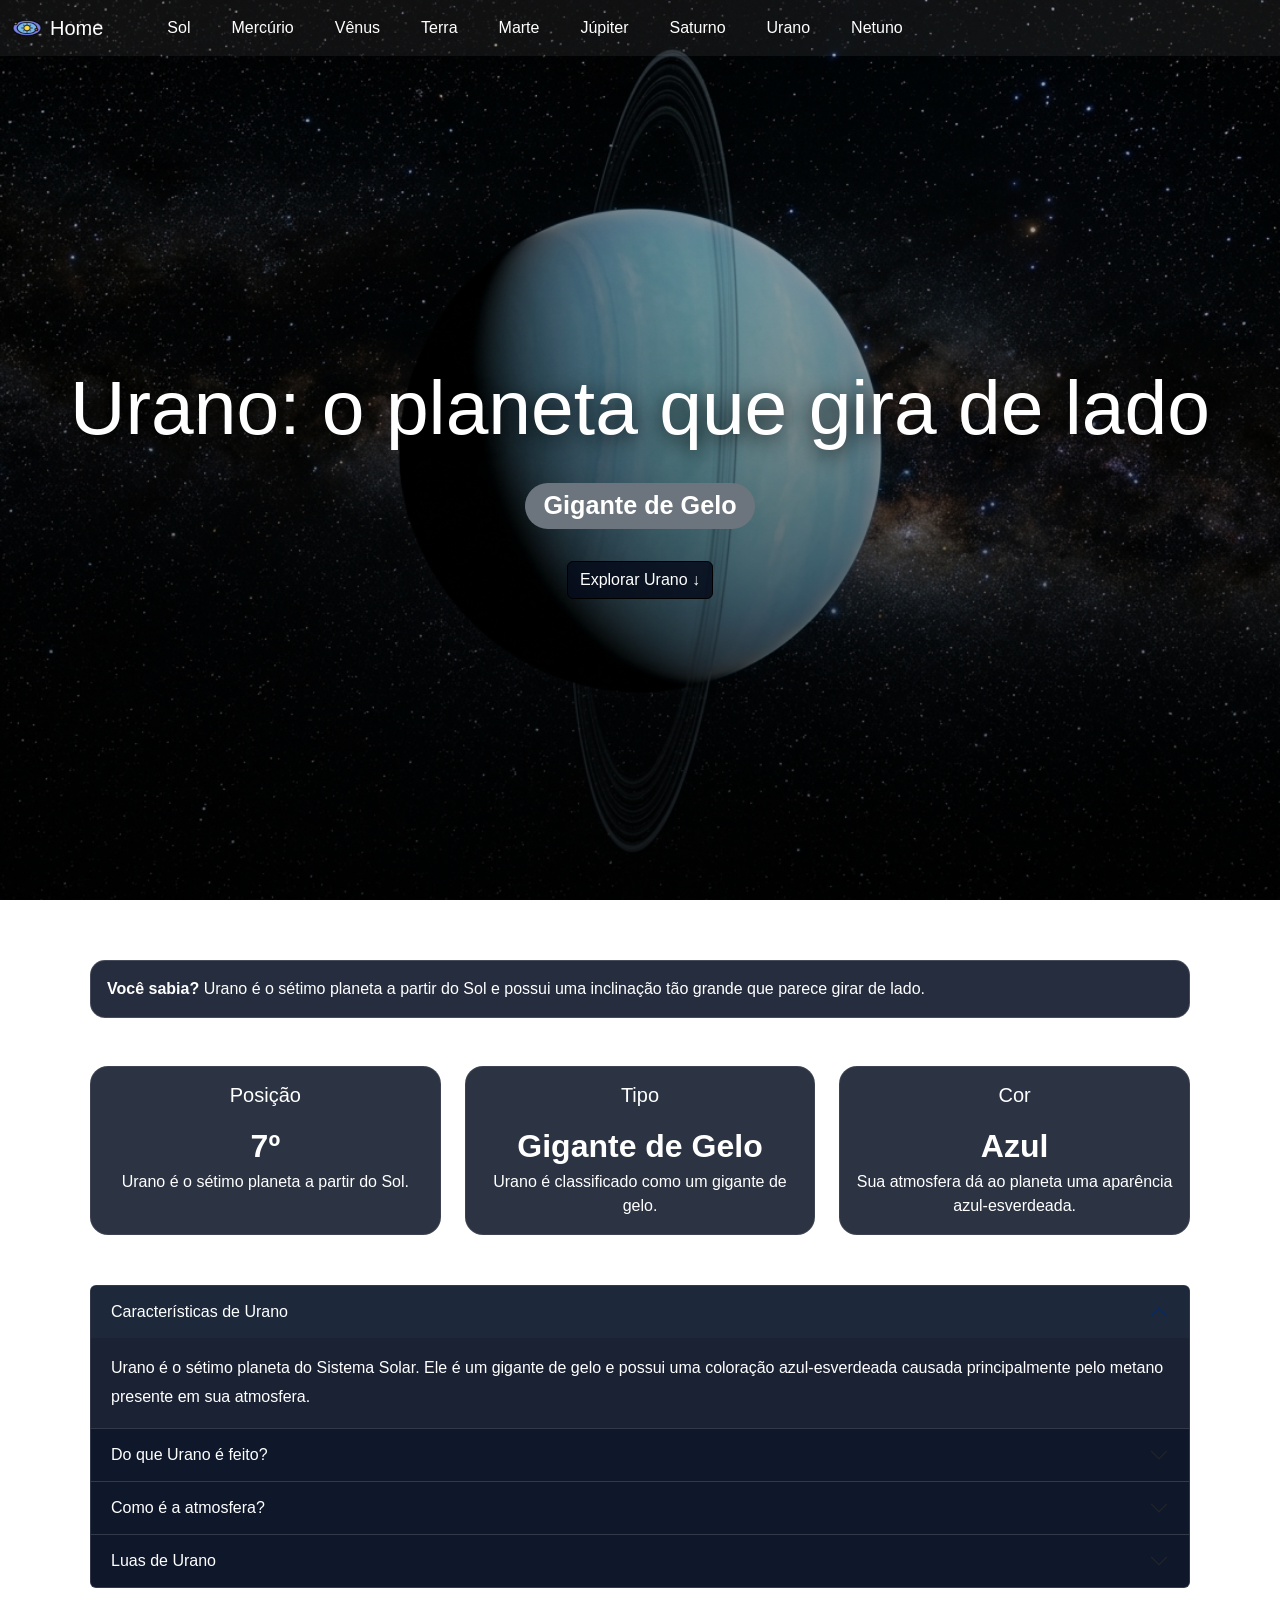
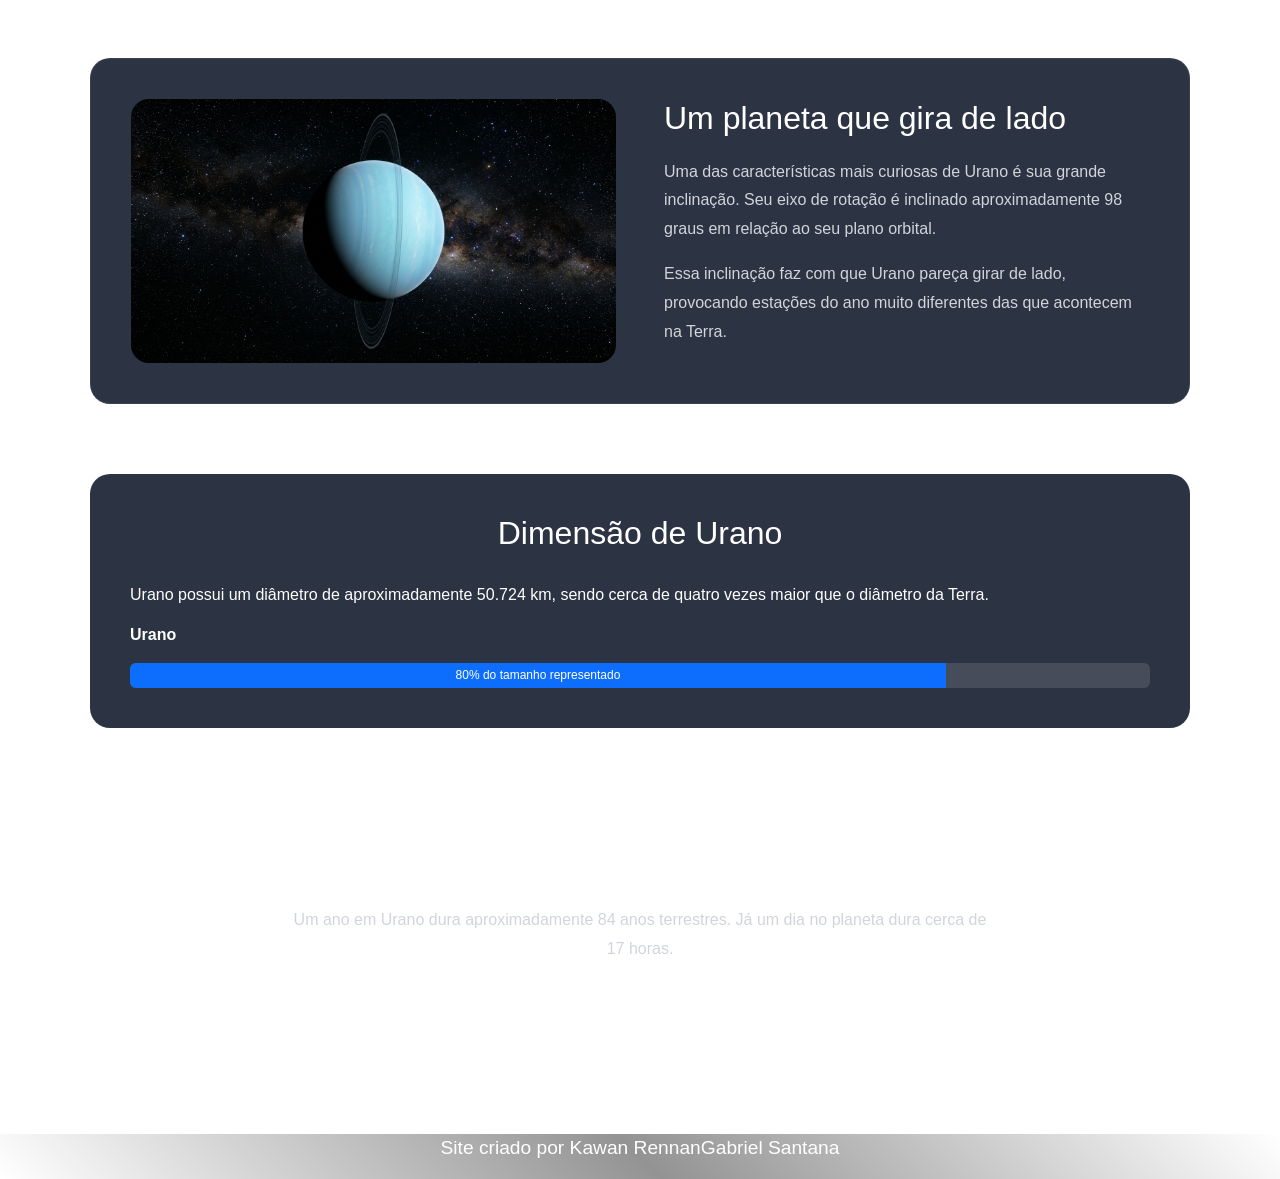
<file: urano.html>
<!DOCTYPE html>
<html lang="pt-br">

<head>
    <meta charset="UTF-8">
    <meta name="viewport" content="width=device-width, initial-scale=1.0">

    <title>Urano</title>

    <link rel="stylesheet" href="css/bootstrap.min.css">
    <link rel="stylesheet" href="css/index.css">
     <link rel="shortcut icon" href="img/icons8-solar-system-64 (1).png" type="image/x-icon">
</head>

<style>

    html {
        scroll-behavior: smooth;
    }

    body {
        color: white;
    }

    

    .imagem {
        min-height: 100vh;

        display: flex;
        flex-direction: column;
        justify-content: center;
        align-items: center;

        text-align: center;

        padding: 120px 20px 60px;

        background:
            linear-gradient(rgba(0, 0, 0, 0.25), rgba(0, 0, 0, 0.65)),
            url("img/FundoDeCadaPagina/fundourano.jpg")
            center center / cover no-repeat fixed;
    }

    .imagem h1 {
        font-size: clamp(2.5rem, 6vw, 5rem);
        margin-bottom: 20px;
        text-shadow: 0 4px 20px rgba(0, 0, 0, 0.8);
    }

    .imagem h3 {
        margin-top: 10px;
    }

    .imagem .badge {
        padding: 10px 18px;
        border-radius: 30px;
    }


    

    .conteudo-urano {
        width: 90%;
        max-width: 1100px;
        margin: 60px auto;
    }


    

    .alert-urano {
        background-color: rgba(15, 23, 42, 0.9);
        color: white;

        border: 1px solid rgba(255, 255, 255, 0.15);

        border-radius: 15px;
    }


    

    .info-card {
        height: 100%;

        background-color: rgba(15, 23, 42, 0.88);
        color: white;

        border: 1px solid rgba(255, 255, 255, 0.08);

        border-radius: 18px;

        transition: 0.3s ease;
    }

    .info-card:hover {
        transform: translateY(-6px);
    }

    .info-card .card-body {
        text-align: center;
    }

    .info-card h5 {
        margin-bottom: 15px;
    }

    .info-numero {
        font-size: 2rem;
        font-weight: bold;
    }


    

    .accordion {
        margin-top: 50px;
    }

    .accordion-item {
        background-color: rgba(15, 23, 42, 0.95);
        color: white;

        border-color: rgba(255, 255, 255, 0.1);
    }

    .accordion-button {
        background-color: rgba(15, 23, 42, 0.95);
        color: white;
    }

    .accordion-button:not(.collapsed) {
        background-color: rgba(30, 41, 59, 0.95);
        color: white;

        box-shadow: none;
    }

    .accordion-button:focus {
        box-shadow: none;
    }

    .accordion-body {
        line-height: 1.8;
    }


    

    .urano {
        margin-top: 70px;

        padding: 40px;

        background-color: rgba(15, 23, 42, 0.88);

        border-radius: 20px;

        border: 1px solid rgba(255, 255, 255, 0.08);
    }

    .urano img {
        width: 100%;
        max-width: 500px;

        border-radius: 18px;

        display: block;
        margin: 0 auto;
    }

    .urano h2 {
        margin-bottom: 20px;
    }

    .urano p {
        color: #d1d5db;
        line-height: 1.8;
    }


    

    .comparacao {
        margin-top: 70px;

        padding: 40px;

        background-color: rgba(15, 23, 42, 0.88);

        border-radius: 20px;
    }

    .comparacao h2 {
        margin-bottom: 30px;
        text-align: center;
    }

    .progress {
        height: 25px;

        background-color: rgba(255, 255, 255, 0.12);
    }


    

    .curiosidade {
        margin-top: 70px;

        text-align: center;

        padding: 50px 20px;
    }

    .curiosidade p {
        color: #d1d5db;
        max-width: 700px;
        margin: 20px auto;
        line-height: 1.8;
    }


    

    @media (max-width: 768px) {

        .imagem {
            background-attachment: scroll;
        }

        .urano,
        .comparacao {
            padding: 25px;
        }

    }

</style>

<body>

    

    <header>

        <nav class="navbar navbar-expand-lg">

            <div class="container-fluid">

                <a class="navbar-brand d-flex align-items-center" href="index.html">

                    <img
                        src="img/icons8-solar-system-72.png"
                        alt="Logo"
                        width="30"
                        height="24"
                        class="d-inline-block me-2">

                    Home

                </a>


                <button
                    class="navbar-toggler"
                    type="button"
                    data-bs-toggle="collapse"
                    data-bs-target="#navbarNav"
                    aria-controls="navbarNav"
                    aria-expanded="false"
                    aria-label="Abrir menu">

                    <span class="navbar-toggler-icon"></span>

                </button>


                <div class="collapse navbar-collapse" id="navbarNav">

                    <ul class="navbar-nav">

                        <li class="nav-item">
                            <a class="nav-link" href="sol.html">Sol</a>
                        </li>

                        <li class="nav-item">
                            <a class="nav-link" href="mercurio.html">Mercúrio</a>
                        </li>

                        <li class="nav-item">
                            <a class="nav-link" href="venus.html">Vênus</a>
                        </li>

                        <li class="nav-item">
                            <a class="nav-link" href="terra.html">Terra</a>
                        </li>

                        <li class="nav-item">
                            <a class="nav-link" href="marte.html">Marte</a>
                        </li>

                        <li class="nav-item">
                            <a class="nav-link" href="jupiter.html">Júpiter</a>
                        </li>

                        <li class="nav-item">
                            <a class="nav-link" href="saturno.html">Saturno</a>
                        </li>

                        <li class="nav-item">
                            <a class="nav-link active" href="urano.html">Urano</a>
                        </li>

                        <li class="nav-item">
                            <a class="nav-link" href="netuno.html">Netuno</a>
                        </li>

                    </ul>

                </div>

            </div>

        </nav>

    </header>


    

    <section class="imagem">

        <h1>Urano: o planeta que gira de lado</h1>

        <h3>

            <span
                class="badge text-bg-secondary"
                data-bs-toggle="tooltip"
                data-bs-placement="bottom"
                title="Urano é classificado como um gigante de gelo.">

                Gigante de Gelo

            </span>

        </h3>

        <a href="#informacoes" class="btn btn-primary mt-4">
            Explorar Urano ↓
        </a>

    </section>


    <div class="conteudo-urano" id="informacoes">


        

        <div class="alert alert-urano" role="alert">

            <strong>Você sabia?</strong>

            Urano é o sétimo planeta a partir do Sol e possui uma
            inclinação tão grande que parece girar de lado.

        </div>


        

        <div class="row g-4 mt-4">

            <div class="col-md-4">

                <div class="card info-card">

                    <div class="card-body">

                        <h5 class="card-title">
                            Posição
                        </h5>

                        <div class="info-numero">
                            7º
                        </div>

                        <p class="card-text">
                            Urano é o sétimo planeta a partir do Sol.
                        </p>

                    </div>

                </div>

            </div>


            <div class="col-md-4">

                <div class="card info-card">

                    <div class="card-body">

                        <h5 class="card-title">
                            Tipo
                        </h5>

                        <div class="info-numero">
                            Gigante de Gelo
                        </div>

                        <p class="card-text">
                            Urano é classificado como um gigante de gelo.
                        </p>

                    </div>

                </div>

            </div>


            <div class="col-md-4">

                <div class="card info-card">

                    <div class="card-body">

                        <h5 class="card-title">
                            Cor
                        </h5>

                        <div class="info-numero">
                            Azul
                        </div>

                        <p class="card-text">
                            Sua atmosfera dá ao planeta uma aparência azul-esverdeada.
                        </p>

                    </div>

                </div>

            </div>

        </div>


        

        <div class="accordion" id="accordionUrano">


            <div class="accordion-item">

                <h2 class="accordion-header">

                    <button
                        class="accordion-button"
                        type="button"
                        data-bs-toggle="collapse"
                        data-bs-target="#caracteristicas">

                        Características de Urano

                    </button>

                </h2>

                <div
                    id="caracteristicas"
                    class="accordion-collapse collapse show"
                    data-bs-parent="#accordionUrano">

                    <div class="accordion-body">

                        Urano é o sétimo planeta do Sistema Solar.
                        Ele é um gigante de gelo e possui uma coloração
                        azul-esverdeada causada principalmente pelo metano
                        presente em sua atmosfera.

                    </div>

                </div>

            </div>


            <div class="accordion-item">

                <h2 class="accordion-header">

                    <button
                        class="accordion-button collapsed"
                        type="button"
                        data-bs-toggle="collapse"
                        data-bs-target="#composicao">

                        Do que Urano é feito?

                    </button>

                </h2>

                <div
                    id="composicao"
                    class="accordion-collapse collapse"
                    data-bs-parent="#accordionUrano">

                    <div class="accordion-body">

                        Urano possui uma atmosfera formada principalmente
                        por hidrogênio e hélio, além de metano. Seu interior
                        contém materiais como água, amônia e metano em condições
                        de alta pressão.

                    </div>

                </div>

            </div>


            <div class="accordion-item">

                <h2 class="accordion-header">

                    <button
                        class="accordion-button collapsed"
                        type="button"
                        data-bs-toggle="collapse"
                        data-bs-target="#atmosfera">

                        Como é a atmosfera?

                    </button>

                </h2>

                <div
                    id="atmosfera"
                    class="accordion-collapse collapse"
                    data-bs-parent="#accordionUrano">

                    <div class="accordion-body">

                        A atmosfera de Urano é composta principalmente por
                        hidrogênio e hélio. O metano presente nela absorve
                        parte da luz vermelha, contribuindo para a sua
                        aparência azulada.

                    </div>

                </div>

            </div>


            <div class="accordion-item">

                <h2 class="accordion-header">

                    <button
                        class="accordion-button collapsed"
                        type="button"
                        data-bs-toggle="collapse"
                        data-bs-target="#luas">

                        Luas de Urano

                    </button>

                </h2>

                <div
                    id="luas"
                    class="accordion-collapse collapse"
                    data-bs-parent="#accordionUrano">

                    <div class="accordion-body">

                        Urano possui várias luas conhecidas. Entre elas
                        estão Titânia, Oberon, Ariel, Umbriel e Miranda,
                        que são algumas das maiores e mais conhecidas.

                    </div>

                </div>

            </div>


        </div>


        

        <section class="urano">

            <div class="row align-items-center g-5">

                <div class="col-md-6">

                    <img
                        src="img/FundoDeCadaPagina/fundourano.jpg"
                        alt="Urano">

                </div>


                <div class="col-md-6">

                    <h2>Um planeta que gira de lado</h2>

                    <p>
                        Uma das características mais curiosas de Urano é sua
                        grande inclinação. Seu eixo de rotação é inclinado
                        aproximadamente 98 graus em relação ao seu plano orbital.
                    </p>

                    <p>
                        Essa inclinação faz com que Urano pareça girar de lado,
                        provocando estações do ano muito diferentes das que
                        acontecem na Terra.
                    </p>

                </div>

            </div>

        </section>


        

        <section class="comparacao">

            <h2>Dimensão de Urano</h2>

            <p>
                Urano possui um diâmetro de aproximadamente 50.724 km,
                sendo cerca de quatro vezes maior que o diâmetro da Terra.
            </p>

            <div class="mb-3">
                <strong>Urano</strong>
            </div>

            <div class="progress">

                <div
                    class="progress-bar"
                    role="progressbar"
                    style="width: 80%;"
                    aria-valuenow="80"
                    aria-valuemin="0"
                    aria-valuemax="100">

                    80% do tamanho representado

                </div>

            </div>

        </section>


        

        <section class="curiosidade">

            <h2>Curiosidade sobre Urano</h2>

            <p>
                Um ano em Urano dura aproximadamente 84 anos terrestres.
                Já um dia no planeta dura cerca de 17 horas.
            </p>

        </section>


    </div>


    

    <footer>

        <p> Site criado por <a href="https://github.com/kawandev22" target="_blank">Kawan Rennan</a><a href="https://github.com/bielsanatana-dias" target="_blank">Gabriel Santana </a></p>

    </footer>


    <script src="js/bootstrap.bundle.min.js"></script>


    <!-- TOOLTIP -->
    <script>

        const tooltipTriggerList =
            document.querySelectorAll('[data-bs-toggle="tooltip"]');

        [...tooltipTriggerList].map(
            tooltipTriggerEl =>
                new bootstrap.Tooltip(tooltipTriggerEl)
        );

    </script>

</body>

</html>
</file>
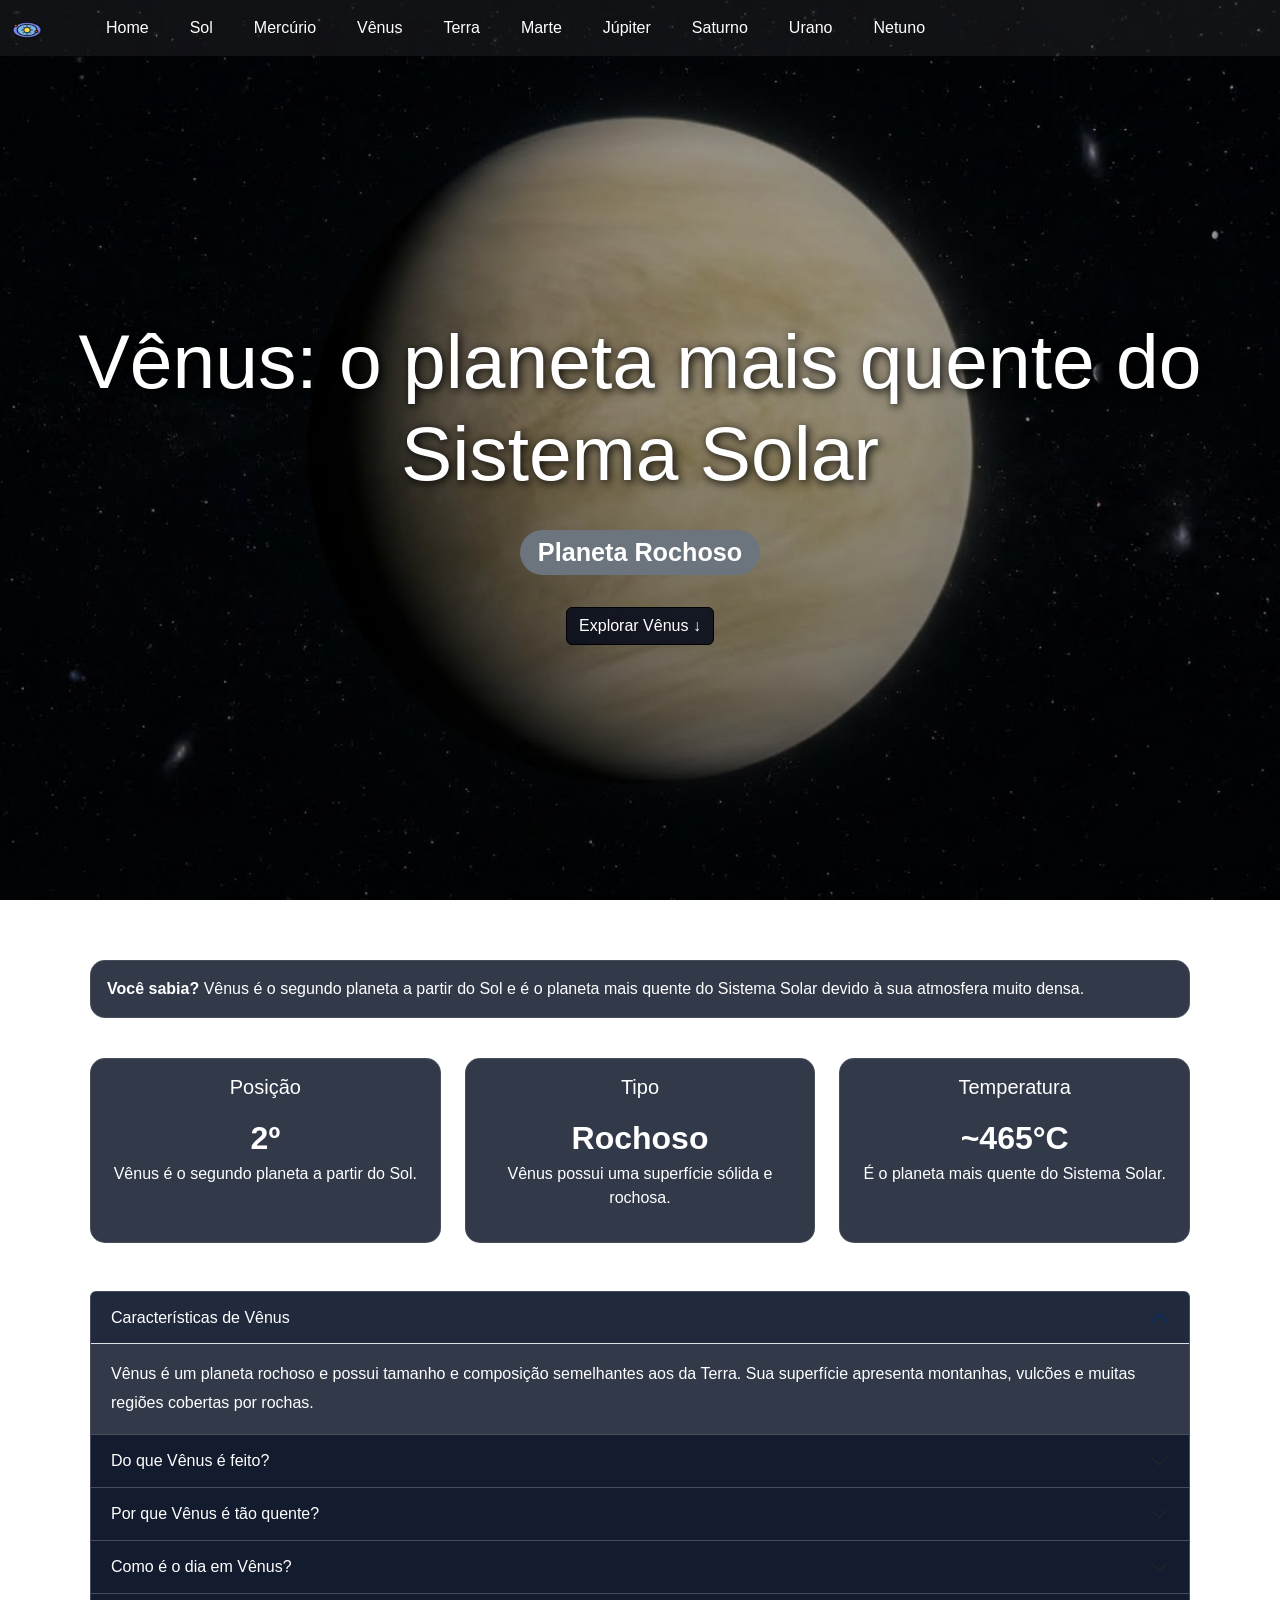
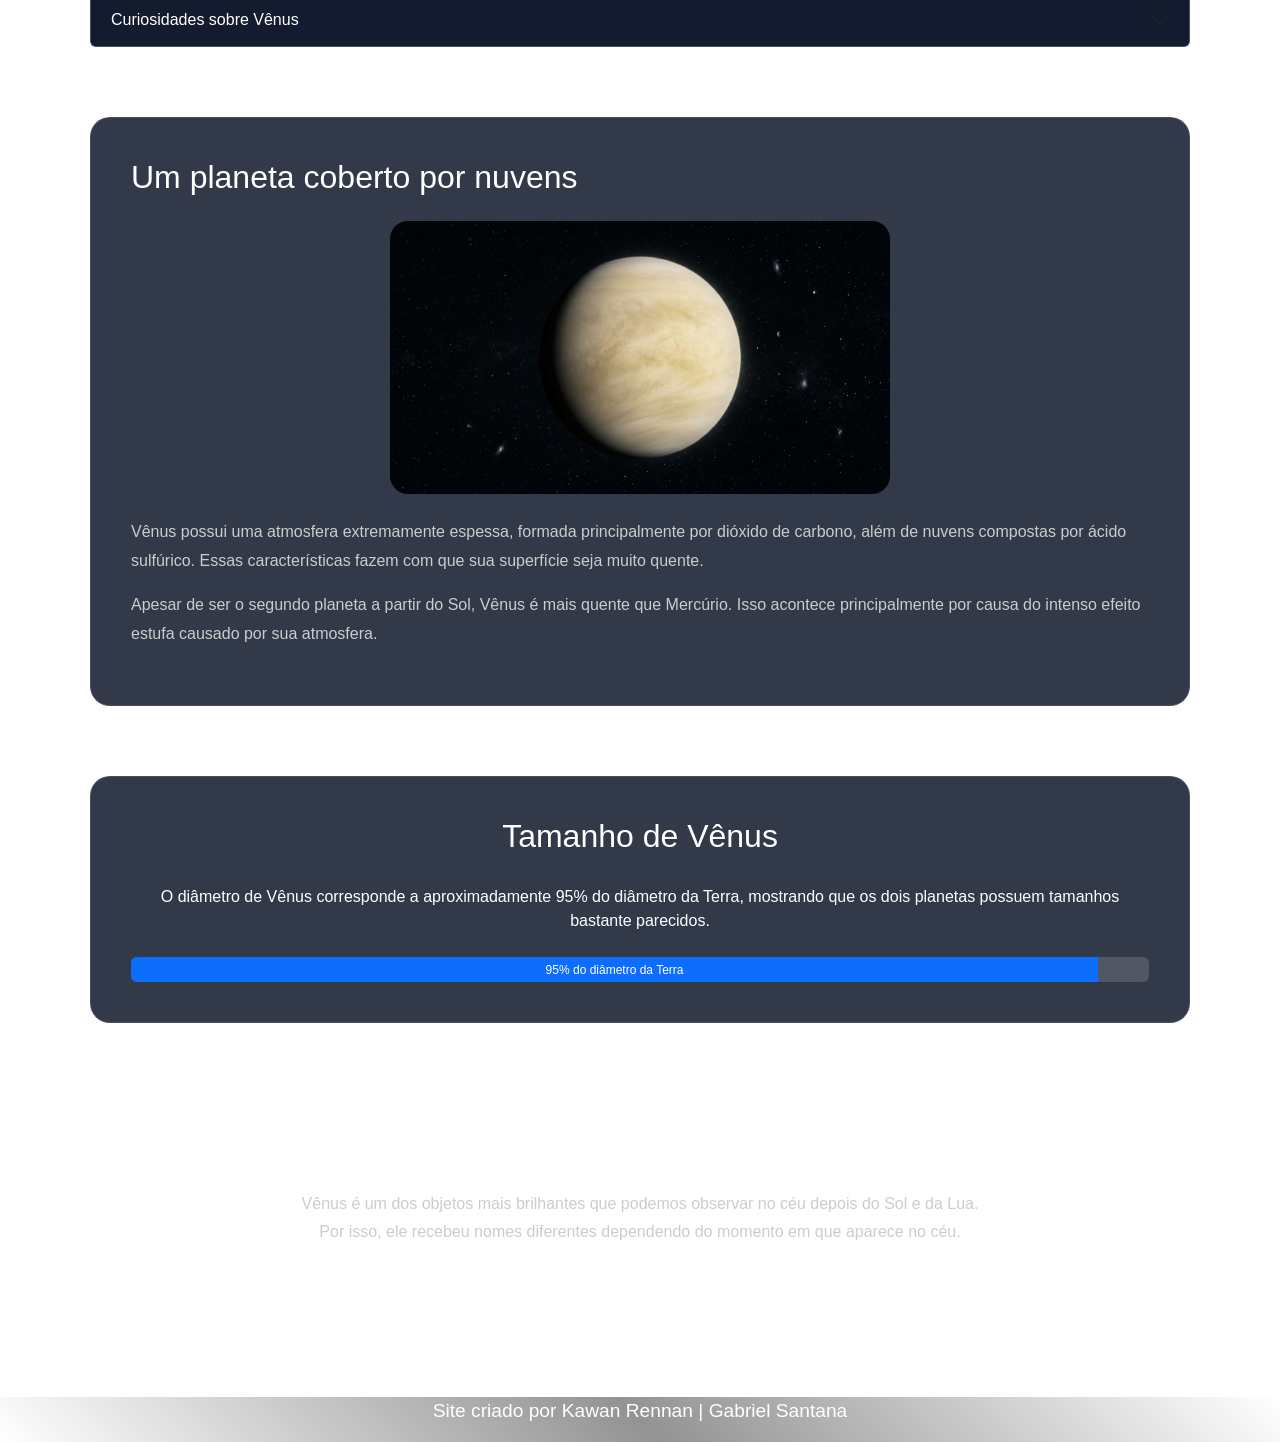
<file: venus.html>
<!DOCTYPE html>
<html lang="pt-br">
<head>
    <meta charset="UTF-8">
    <meta name="viewport" content="width=device-width, initial-scale=1.0">
    <title>Vênus</title>

    <link rel="stylesheet" href="css/bootstrap.min.css">
    <link rel="stylesheet" href="css/index.css">
     <link rel="shortcut icon" href="img/icons8-solar-system-64 (1).png" type="image/x-icon">

    <style>
        html {
            scroll-behavior: smooth;
        }

        body {
            color: white;
        }

        .imagem {
            min-height: 100vh;
            display: flex;
            flex-direction: column;
            justify-content: center;
            align-items: center;
            text-align: center;
            padding: 120px 20px 60px;

            background:
                linear-gradient(rgba(0, 0, 0, 0.3), rgba(0, 0, 0, 0.5)),
                url("img/FundoDeCadaPagina/fundovenus.jpg")
                center center / cover no-repeat fixed;
        }

        .imagem h1 {
            font-size: clamp(2.5rem, 6vw, 5rem);
            margin-bottom: 20px;
            text-shadow: 2px 2px 10px black;
        }

        .imagem h3 {
            margin-top: 10px;
        }

        .imagem .badge {
            padding: 10px 18px;
            border-radius: 30px;
        }

        .conteudo-venus {
            width: 90%;
            max-width: 1100px;
            margin: 60px auto;
        }

        .alert-venus {
            background-color: rgba(15, 23, 42, 0.85);
            color: white;
            border: 1px solid rgba(255, 255, 255, 0.1);
            border-radius: 15px;
        }

        .info-card {
            height: 100%;
            background-color: rgba(15, 23, 42, 0.85);
            color: white;
            border: 1px solid rgba(255, 255, 255, 0.1);
            border-radius: 15px;
            transition: 0.2s;
        }

        .info-card:hover {
            transform: translateY(-6px);
        }

        .info-card .card-body {
            text-align: center;
        }

        .info-card h5 {
            margin-bottom: 15px;
        }

        .info-numero {
            font-size: 2rem;
            font-weight: bold;
        }

        .accordion-item {
            background-color: rgba(15, 23, 42, 0.85);
            color: white;
            border: 1px solid rgba(255, 255, 255, 0.1);
        }

        .accordion-button {
            background-color: rgba(15, 23, 42, 0.85);
            color: white;
        }

        .accordion-button:not(.collapsed) {
            background-color: rgba(30, 41, 59, 0.9);
            color: white;
        }

        .accordion-button:focus {
            box-shadow: none;
        }

        .accordion-body {
            line-height: 1.8;
        }

        .venus {
            margin-top: 70px;
            padding: 40px;
            background-color: rgba(15, 23, 42, 0.85);
            border-radius: 20px;
            border: 1px solid rgba(255, 255, 255, 0.1);
        }

        .venus img {
            width: 100%;
            max-width: 500px;
            display: block;
            margin: auto;
            border-radius: 18px;
        }

        .venus h2 {
            margin-bottom: 25px;
        }

        .venus p {
            color: #cccccc;
            line-height: 1.8;
        }

        .comparacao {
            margin-top: 70px;
            padding: 40px;
            background-color: rgba(15, 23, 42, 0.85);
            border-radius: 20px;
            border: 1px solid rgba(255, 255, 255, 0.1);
        }

        .comparacao h2 {
            margin-bottom: 30px;
            text-align: center;
        }

        .progress {
            height: 25px;
            background-color: rgba(255, 255, 255, 0.15);
        }

        .curiosidade {
            margin-top: 70px;
            text-align: center;
            padding: 50px 20px;
        }

        .curiosidade p {
            color: #cccccc;
            max-width: 700px;
            margin: auto;
            line-height: 1.8;
        }

        header {
            background-color: rgba(242, 247, 247, 0.062);
            color: white;
            position: fixed;
            top: 0;
            width: 100%;
            z-index: 999;
        }

        .navbar-nav {
            gap: 25px;
        }

        .navbar-brand {
            color: white !important;
        }

        .nav-link {
            transition: 0.2s ease;
            color: white !important;
            text-decoration: none;
        }

        .nav-link:hover {
            transform: translateY(-2px);
            text-decoration: none;
        }

        @media (min-width: 992px) {
            .navbar-collapse {
                justify-content: flex-start;
            }

            .navbar-nav {
                margin-left: 40px;
            }
        }

        footer {
            width: 100%;
            height: 5vh;
            background-color: rgba(0, 0, 20, 0);
            background-image: linear-gradient(
                45deg,
                rgba(0, 0, 0, 0),
                rgba(0, 0, 0, 0.425),
                rgba(0, 0, 0, 0)
            );
            margin-top: 100px;
        }

        footer p {
            color: white;
            text-align: center;
            font-size: 1.2em;
        }

        a {
            color: white;
            text-decoration: none;
            font-weight: 500;
        }

        a:hover {
            text-decoration: underline;
        }

        @media (max-width: 768px) {
            .imagem {
                background-attachment: scroll;
            }

            .venus,
            .comparacao {
                padding: 25px;
            }
        }
    </style>
</head>

<body>

<header>

    <nav class="navbar navbar-expand-lg">

        <div class="container-fluid">

            <a class="navbar-brand" href="index.html">
                <img src="img/icons8-solar-system-72.png" width="30" height="24">
            </a>

            <button class="navbar-toggler" type="button"
                data-bs-toggle="collapse"
                data-bs-target="#navbarNav">

                <span class="navbar-toggler-icon"></span>

            </button>

            <div class="collapse navbar-collapse" id="navbarNav">

                <ul class="navbar-nav">

                    <li class="nav-item">
                        <a class="nav-link" href="index.html">Home</a>
                    </li>

                    <li class="nav-item">
                        <a class="nav-link" href="sol.html">Sol</a>
                    </li>

                    <li class="nav-item">
                        <a class="nav-link" href="mercurio.html">Mercúrio</a>
                    </li>

                    <li class="nav-item">
                        <a class="nav-link active" href="venus.html">Vênus</a>
                    </li>

                    <li class="nav-item">
                        <a class="nav-link" href="terra.html">Terra</a>
                    </li>

                    <li class="nav-item">
                        <a class="nav-link" href="marte.html">Marte</a>
                    </li>

                    <li class="nav-item">
                        <a class="nav-link" href="jupiter.html">Júpiter</a>
                    </li>

                    <li class="nav-item">
                        <a class="nav-link" href="saturno.html">Saturno</a>
                    </li>

                    <li class="nav-item">
                        <a class="nav-link" href="urano.html">Urano</a>
                    </li>

                    <li class="nav-item">
                        <a class="nav-link" href="netuno.html">Netuno</a>
                    </li>

                </ul>

            </div>

        </div>

    </nav>

</header>


<section class="imagem">

    <h1>Vênus: o planeta mais quente do Sistema Solar</h1>

    <h3>

        <span
            class="badge text-bg-secondary"
            data-bs-toggle="tooltip"
            data-bs-placement="bottom"
            title="Vênus é classificado como um planeta rochoso.">

            Planeta Rochoso

        </span>

    </h3>

    <a href="#informacoes" class="btn btn-primary mt-4">
        Explorar Vênus ↓
    </a>

</section>


<div class="conteudo-venus" id="informacoes">

    <div class="alert alert-venus">

        <strong>Você sabia?</strong>

        Vênus é o segundo planeta a partir do Sol e é o planeta mais quente
        do Sistema Solar devido à sua atmosfera muito densa.

    </div>


    <div class="row g-4 mt-3">

        <div class="col-md-4">

            <div class="card info-card">

                <div class="card-body">

                    <h5>Posição</h5>

                    <div class="info-numero">
                        2º
                    </div>

                    <p>
                        Vênus é o segundo planeta a partir do Sol.
                    </p>

                </div>

            </div>

        </div>


        <div class="col-md-4">

            <div class="card info-card">

                <div class="card-body">

                    <h5>Tipo</h5>

                    <div class="info-numero">
                        Rochoso
                    </div>

                    <p>
                        Vênus possui uma superfície sólida e rochosa.
                    </p>

                </div>

            </div>

        </div>


        <div class="col-md-4">

            <div class="card info-card">

                <div class="card-body">

                    <h5>Temperatura</h5>

                    <div class="info-numero">
                        ~465°C
                    </div>

                    <p>
                        É o planeta mais quente do Sistema Solar.
                    </p>

                </div>

            </div>

        </div>

    </div>


    <div class="accordion mt-5" id="accordionVenus">

        <div class="accordion-item">

            <h2 class="accordion-header">

                <button
                    class="accordion-button"
                    type="button"
                    data-bs-toggle="collapse"
                    data-bs-target="#venus1">

                    Características de Vênus

                </button>

            </h2>

            <div id="venus1"
                class="accordion-collapse collapse show"
                data-bs-parent="#accordionVenus">

                <div class="accordion-body">

                    Vênus é um planeta rochoso e possui tamanho e composição
                    semelhantes aos da Terra. Sua superfície apresenta
                    montanhas, vulcões e muitas regiões cobertas por rochas.

                </div>

            </div>

        </div>


        <div class="accordion-item">

            <h2 class="accordion-header">

                <button
                    class="accordion-button collapsed"
                    type="button"
                    data-bs-toggle="collapse"
                    data-bs-target="#venus2">

                    Do que Vênus é feito?

                </button>

            </h2>

            <div id="venus2"
                class="accordion-collapse collapse"
                data-bs-parent="#accordionVenus">

                <div class="accordion-body">

                    Vênus possui uma superfície rochosa e uma atmosfera
                    composta principalmente por dióxido de carbono.
                    Também existem pequenas quantidades de outros gases.

                </div>

            </div>

        </div>


        <div class="accordion-item">

            <h2 class="accordion-header">

                <button
                    class="accordion-button collapsed"
                    type="button"
                    data-bs-toggle="collapse"
                    data-bs-target="#venus3">

                    Por que Vênus é tão quente?

                </button>

            </h2>

            <div id="venus3"
                class="accordion-collapse collapse"
                data-bs-parent="#accordionVenus">

                <div class="accordion-body">

                    A atmosfera de Vênus é extremamente densa e rica em
                    dióxido de carbono. Ela provoca um forte efeito estufa,
                    fazendo com que o calor fique preso próximo à superfície.

                </div>

            </div>

        </div>


        <div class="accordion-item">

            <h2 class="accordion-header">

                <button
                    class="accordion-button collapsed"
                    type="button"
                    data-bs-toggle="collapse"
                    data-bs-target="#venus4">

                    Como é o dia em Vênus?

                </button>

            </h2>

            <div id="venus4"
                class="accordion-collapse collapse"
                data-bs-parent="#accordionVenus">

                <div class="accordion-body">

                    Vênus possui uma rotação muito lenta. Um dia em Vênus
                    dura mais tempo do que um ano venusiano. Além disso,
                    o planeta gira em sentido contrário ao da maioria dos
                    planetas do Sistema Solar.

                </div>

            </div>

        </div>


        <div class="accordion-item">

            <h2 class="accordion-header">

                <button
                    class="accordion-button collapsed"
                    type="button"
                    data-bs-toggle="collapse"
                    data-bs-target="#venus5">

                    Curiosidades sobre Vênus

                </button>

            </h2>

            <div id="venus5"
                class="accordion-collapse collapse"
                data-bs-parent="#accordionVenus">

                <div class="accordion-body">

                    Vênus pode ser visto facilmente no céu em determinados
                    períodos, sendo conhecido popularmente como Estrela
                    d'Alva quando aparece antes do nascer do Sol e como
                    Estrela Vespertina quando aparece após o pôr do Sol.

                </div>

            </div>

        </div>

    </div>


    <section class="venus">

        <h2>Um planeta coberto por nuvens</h2>

        <img
            src="img/FundoDeCadaPagina/fundovenus.jpg"
            alt="Vênus">

        <p class="mt-4">

            Vênus possui uma atmosfera extremamente espessa, formada
            principalmente por dióxido de carbono, além de nuvens compostas
            por ácido sulfúrico. Essas características fazem com que sua
            superfície seja muito quente.

        </p>

        <p>

            Apesar de ser o segundo planeta a partir do Sol, Vênus é mais
            quente que Mercúrio. Isso acontece principalmente por causa do
            intenso efeito estufa causado por sua atmosfera.

        </p>

    </section>


    <section class="comparacao">

        <h2>Tamanho de Vênus</h2>

        <p class="text-center">

            O diâmetro de Vênus corresponde a aproximadamente 95% do
            diâmetro da Terra, mostrando que os dois planetas possuem
            tamanhos bastante parecidos.

        </p>

        <div class="progress mt-4">

            <div
                class="progress-bar"
                role="progressbar"
                style="width: 95%;"
                aria-valuenow="95"
                aria-valuemin="0"
                aria-valuemax="100">

                95% do diâmetro da Terra

            </div>

        </div>

    </section>


    <section class="curiosidade">

        <h2>Uma curiosidade interessante</h2>

        <p>

            Vênus é um dos objetos mais brilhantes que podemos observar
            no céu depois do Sol e da Lua. Por isso, ele recebeu nomes
            diferentes dependendo do momento em que aparece no céu.

        </p>

    </section>

</div>


<footer>

        <p> Site criado por <a href="https://github.com/kawandev22" target="_blank">Kawan Rennan</a> | <a href="https://github.com/bielsanatana-dias" target="_blank">Gabriel Santana </a></p>

    </footer>


<script src="js/bootstrap.bundle.min.js"></script>

<script>

    const tooltipTriggerList =
        document.querySelectorAll('[data-bs-toggle="tooltip"]');

    [...tooltipTriggerList].map(
        tooltipTriggerEl => new bootstrap.Tooltip(tooltipTriggerEl)
    );

</script>

</body>
</html>
</file>
<file: css/index.css>
@charset "UTF-8";

*{
    margin: 0;
    padding: 0;
    

}

header{
    background-color: rgba(242, 247, 247, 0.062);
    color: white;
    position: fixed;
    top: 0;
    width: 100%;
    z-index: 999;
}
   
   
   
   
   body{
    
    background: url(../img/FundoPrincipal.png) center center no-repeat fixed ;
    background-size: cover;
    font-family: Arial, Helvetica, sans-serif;
    
   }
   


   .navbar-nav {
            gap: 25px;
        }

        .navbar-brand {
            color: white !important;
            
        }
        .navbar-brand:hover{
            text-decoration: none;
           
        }

        .nav-link {
            transition: 0.2s ease;
            color: white !important;
            text-decoration: none;
        }

        .nav-link:hover {
            transform: translateY(-2px);
            text-decoration: none;
        }

        @media (min-width: 992px) {
            .navbar-collapse {
                justify-content: flex-start;
            }

            .navbar-nav {
                margin-left: 40px;
            }
        }

        main {
    width: 90%;
    max-width: 1200px;
    margin: 40px auto 0 auto;
    padding: 50px;
    
    background: rgba(15, 23, 42, 0.85);
    border: 1px solid rgba(255, 255, 255, 0.1);
    border-radius: 25px;

    position: absolute;
    left: 50%;
    top: 50%;
    transform: translate(-50%, -50%);
    
    color: white;
    
    box-shadow: 0 10px 40px rgba(0, 0, 0, 0.3);
    
    backdrop-filter: blur(8px);
    text-align: center; 
}

.inicio{
    height: 100vh;
}

.imagem{
    
    height: 100vh;
    background-size: cover;
    margin: auto;
    border-radius: 5px;
   
}

h3 {
    text-align: center;
}

.badge {
    padding: 8px 15px;
    font-size: 0.9em;
    border-radius: 20px;
}


.sobre-sistema{
    h2{
        text-align: center;
    }
   
    height: 100vh;
    width: 50%;
     color: white;
     margin: auto;

     
}
.planetas{
    h2{
        color: white;
        text-align: center;
        margin-bottom: 40px;
    }
   
    
}


.card{
    background-color: rgba(15, 23, 42, 0.85);
    color:white;
}

.card:hover{
    transform: translateY(-5px);
    transition: 0.2s;
}

.cards-planetas {
    display: flex;
    flex-wrap: wrap;
    justify-content: center;
    gap: 20px;

    width: 904px;
    max-width: 100%;
    margin: 0 auto;
}

.cards-planetas .card {
    display: flex;
    flex-direction: column;
}

.cards-planetas .card-body {
    display: flex;
    flex-direction: column;
    flex: 1;
}

.cards-planetas .card-body .btn {
    margin-top: auto;
}

.btn{
    background-color: rgba(5, 11, 26, 0.85);
    border: solid 1px black;
    color: white;
}

.btn:hover{
    
    background-color: rgba(5, 11, 26, 0.85) ;
    text-decoration: none;
    color:white;
    
}

footer{
    
    width: 100%;
    height: 5vh;
    background-color: rgba(0, 0, 20, 0);
    background-image: linear-gradient(45deg, rgba(0, 0, 0, 0), rgba(0, 0, 0, 0.425), rgba(0, 0, 0, 0));
    margin-top: 100px;
    
 
    
}

footer p {
    color: white;
     text-align: center;
    font-size: 1.2em;
}

a{
    color: white;
    text-decoration: none;
    font-weight: 500;
}

a:hover{
    text-decoration: underline;
}
</file>
